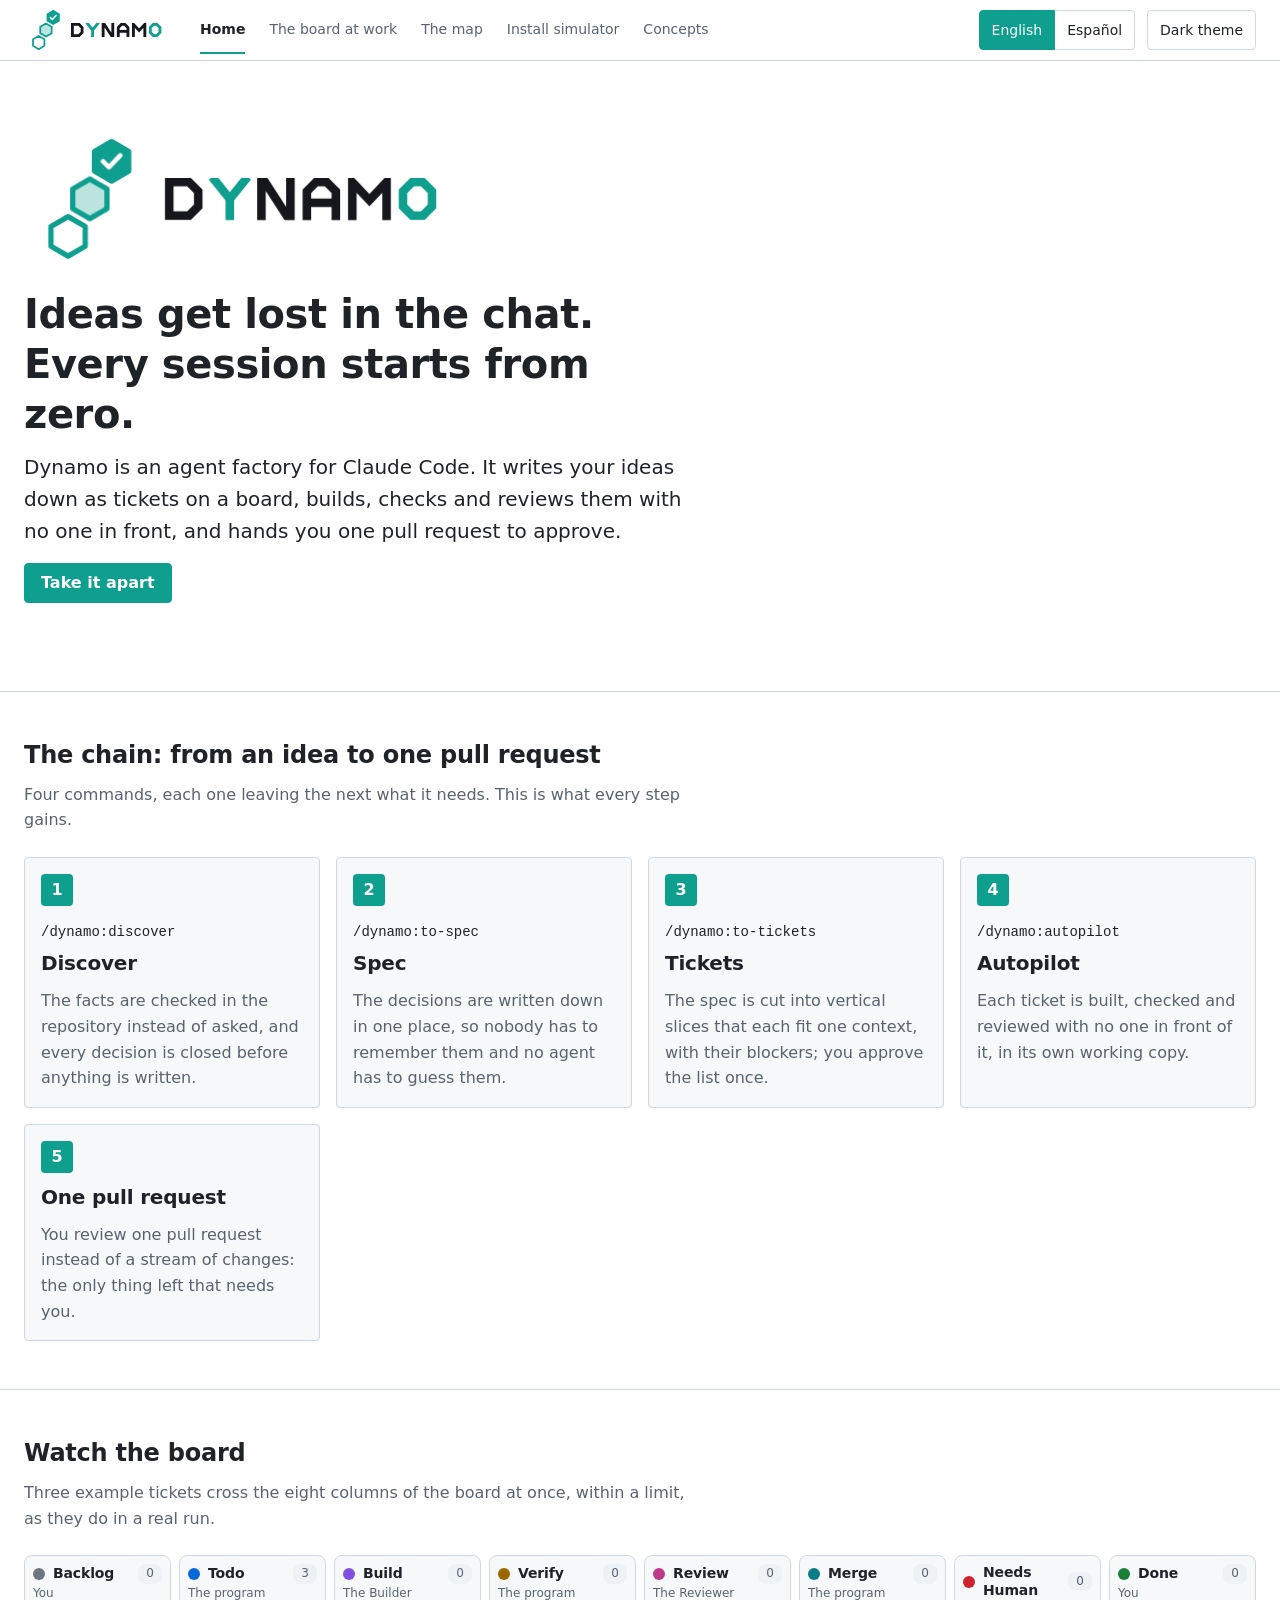
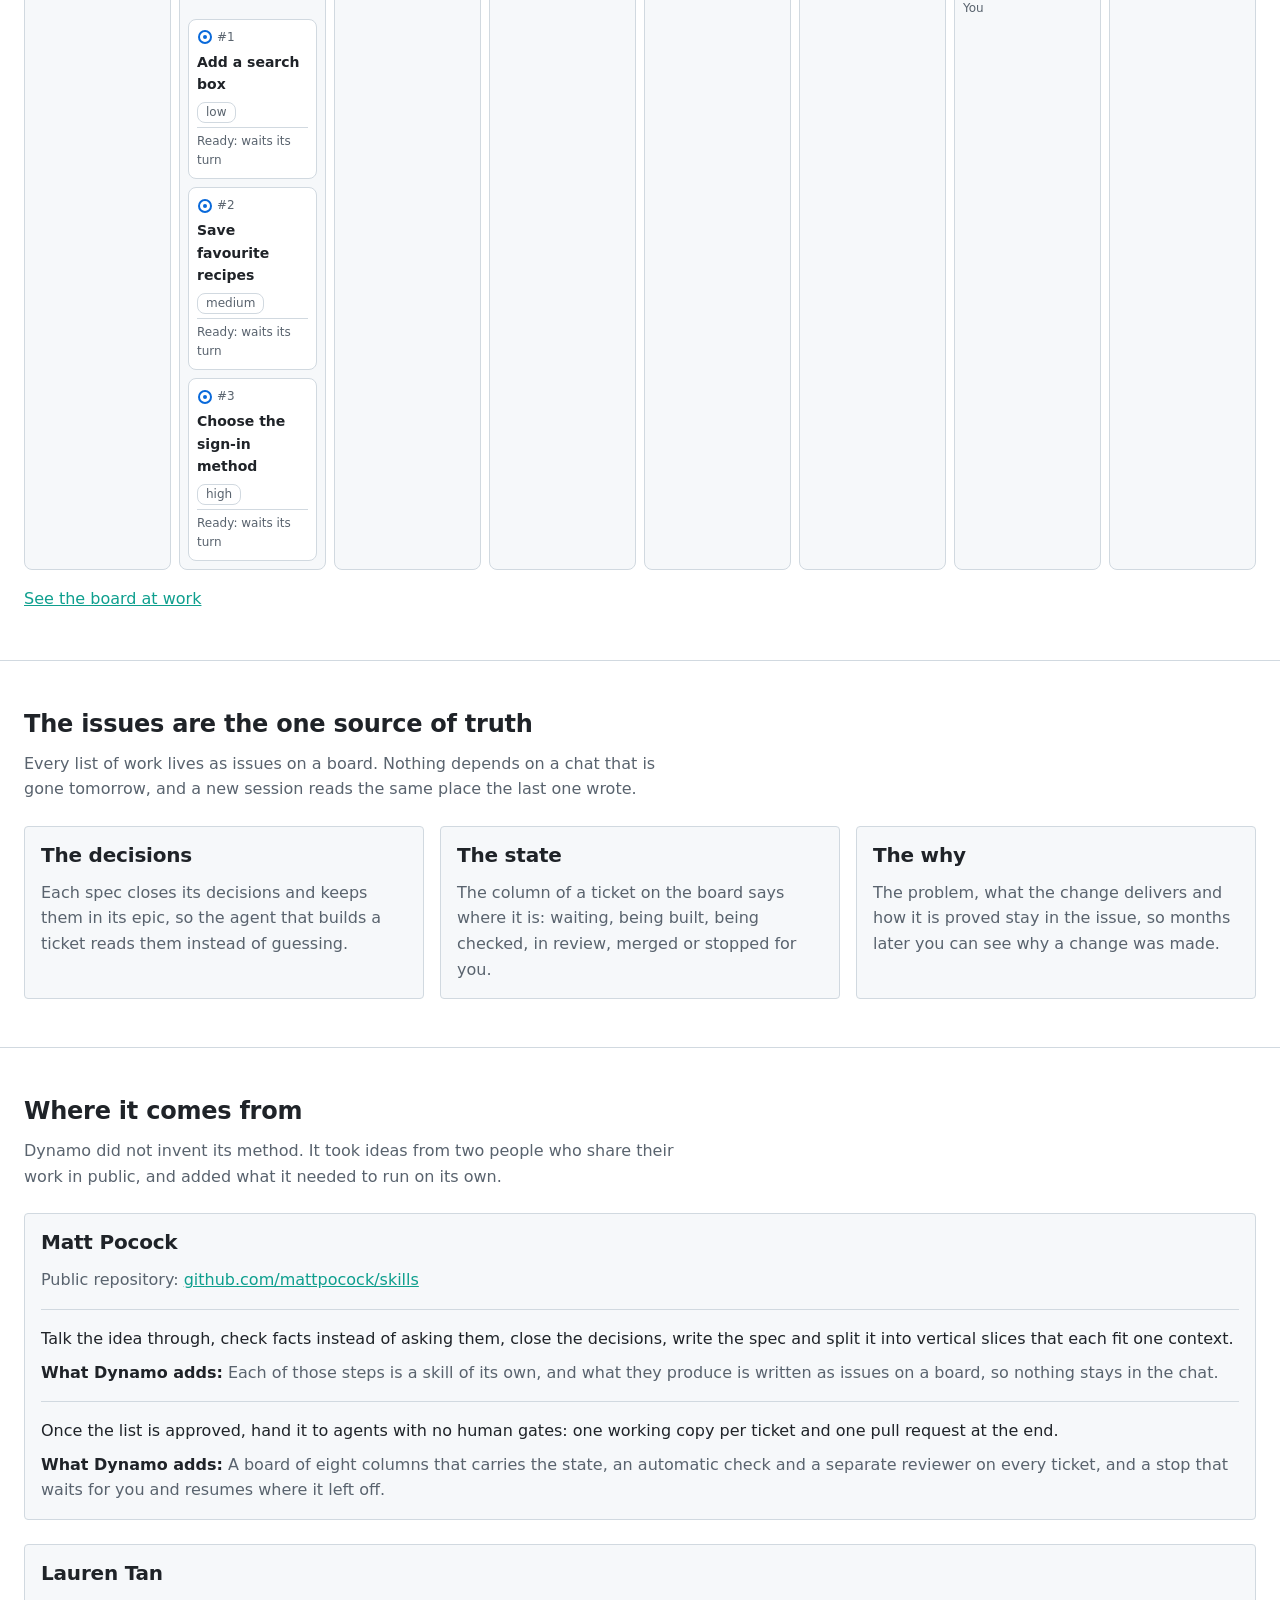
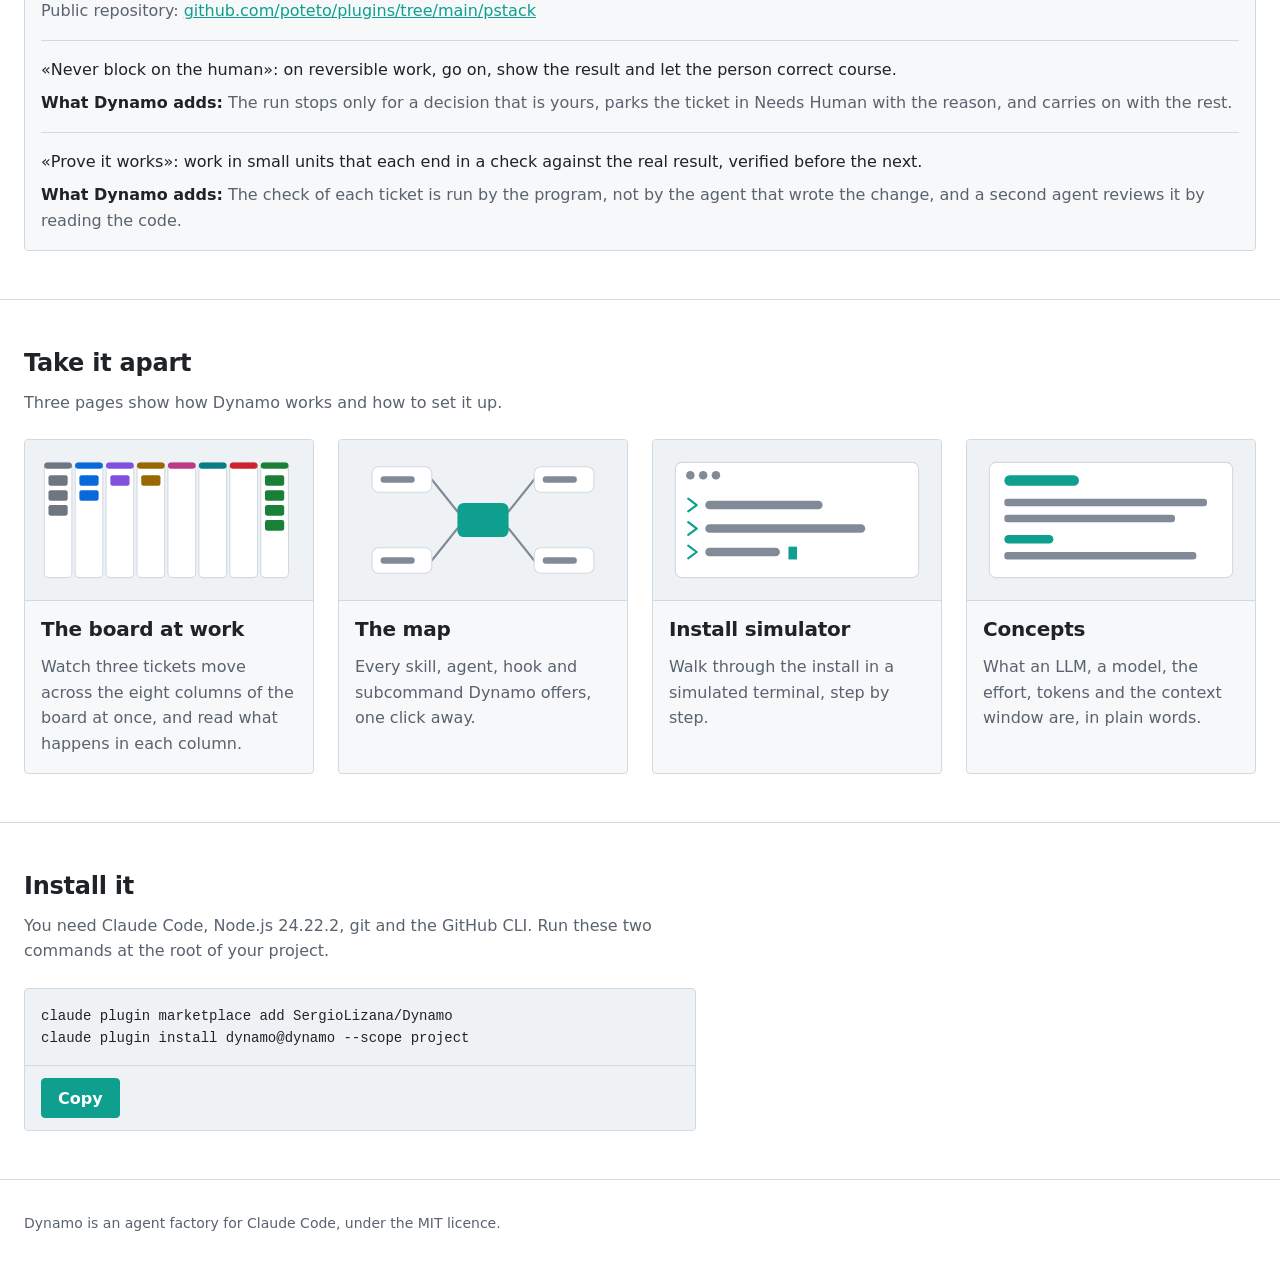
<file: site/index.html>
<!DOCTYPE html>
<html lang="en" data-page="home" data-root="">
<head>
  <meta charset="utf-8">
  <meta name="viewport" content="width=device-width, initial-scale=1">
  <title data-i18n="page.title"></title>
  <link rel="icon" type="image/svg+xml" href="assets/favicon.svg">
  <link rel="stylesheet" href="assets/tokens.css">
  <link rel="stylesheet" href="assets/base.css">
  <link rel="stylesheet" href="assets/components.css">
  <link rel="stylesheet" href="assets/board.css">
  <link rel="stylesheet" href="home.css">
  <script src="assets/theme.js"></script>
  <script src="assets/i18n.js" defer></script>
  <script src="assets/shared.i18n.js" defer></script>
  <script src="assets/pages.js" defer></script>
  <script src="assets/hero-logo.js" defer></script>
  <script src="assets/layout.js" defer></script>
  <script src="assets/motion.js" defer></script>
  <script src="assets/cards.js" defer></script>
  <script src="assets/copy.js" defer></script>
  <script src="assets/board.data.js" defer></script>
  <script src="assets/board.player.js" defer></script>
  <script src="assets/board.js" defer></script>
  <script src="story.data.js" defer></script>
  <script src="story.js" defer></script>
  <script src="assets/board.i18n.js" defer></script>
  <script src="home.i18n.js" defer></script>
  <script src="story.i18n.js" defer></script>
</head>
<body>
  <header data-site-header></header>

  <main id="main">
    <section class="section hero" aria-labelledby="hero-title">
      <div class="container">
        <div class="hero__logo" data-hero-logo></div>
        <h1 id="hero-title" class="hero__title" data-i18n="hero.title"></h1>
        <p class="hero__lead measure" data-i18n="hero.promise"></p>
        <p><a class="button" href="#explore" data-i18n="hero.cta"></a></p>
      </div>
    </section>

    <section class="section" aria-labelledby="chain-title">
      <div class="container">
        <h2 id="chain-title" data-i18n="chain.title"></h2>
        <p class="section__intro measure" data-i18n="chain.intro"></p>
        <div data-slot="chain"></div>
      </div>
    </section>

    <section class="section" aria-labelledby="board-title">
      <div class="container">
        <h2 id="board-title" data-i18n="board.title"></h2>
        <p class="section__intro measure" data-i18n="board.intro"></p>
        <div data-board></div>
        <p class="board-more"><a href="journey/index.html" data-i18n="board.more"></a></p>
      </div>
    </section>

    <section class="section" aria-labelledby="truth-title">
      <div class="container">
        <h2 id="truth-title" data-i18n="truth.title"></h2>
        <p class="section__intro measure" data-i18n="truth.intro"></p>
        <div data-slot="truth"></div>
      </div>
    </section>

    <section class="section" aria-labelledby="origin-title">
      <div class="container">
        <h2 id="origin-title" data-i18n="origin.title"></h2>
        <p class="section__intro measure" data-i18n="origin.intro"></p>
        <div data-slot="origin"></div>
      </div>
    </section>

    <section id="explore" class="section" aria-labelledby="explore-title">
      <div class="container">
        <h2 id="explore-title" data-i18n="explore.title"></h2>
        <p class="section__intro measure" data-i18n="explore.intro"></p>
        <ul class="cards" data-cards></ul>
      </div>
    </section>

    <section id="install" class="section" aria-labelledby="install-title">
      <div class="container">
        <h2 id="install-title" data-i18n="install.title"></h2>
        <p class="section__intro measure" data-i18n="install.requirements"></p>
        <div class="code-block install">
          <pre class="code-block__pre" role="group" tabindex="0" data-i18n-attr="aria-label:install.commands"><code id="install-commands">claude plugin marketplace add SergioLizana/Dynamo
claude plugin install dynamo@dynamo --scope project</code></pre>
          <div class="code-block__bar">
            <button type="button" class="button" data-copy-target="install-commands" data-copy-status="install-status"
              data-i18n="install.copy.label" data-i18n-attr="aria-label:install.copy"></button>
            <span id="install-status" class="code-block__status" role="status"></span>
          </div>
        </div>
      </div>
    </section>
  </main>

  <footer data-site-footer></footer>
</body>
</html>
</file>
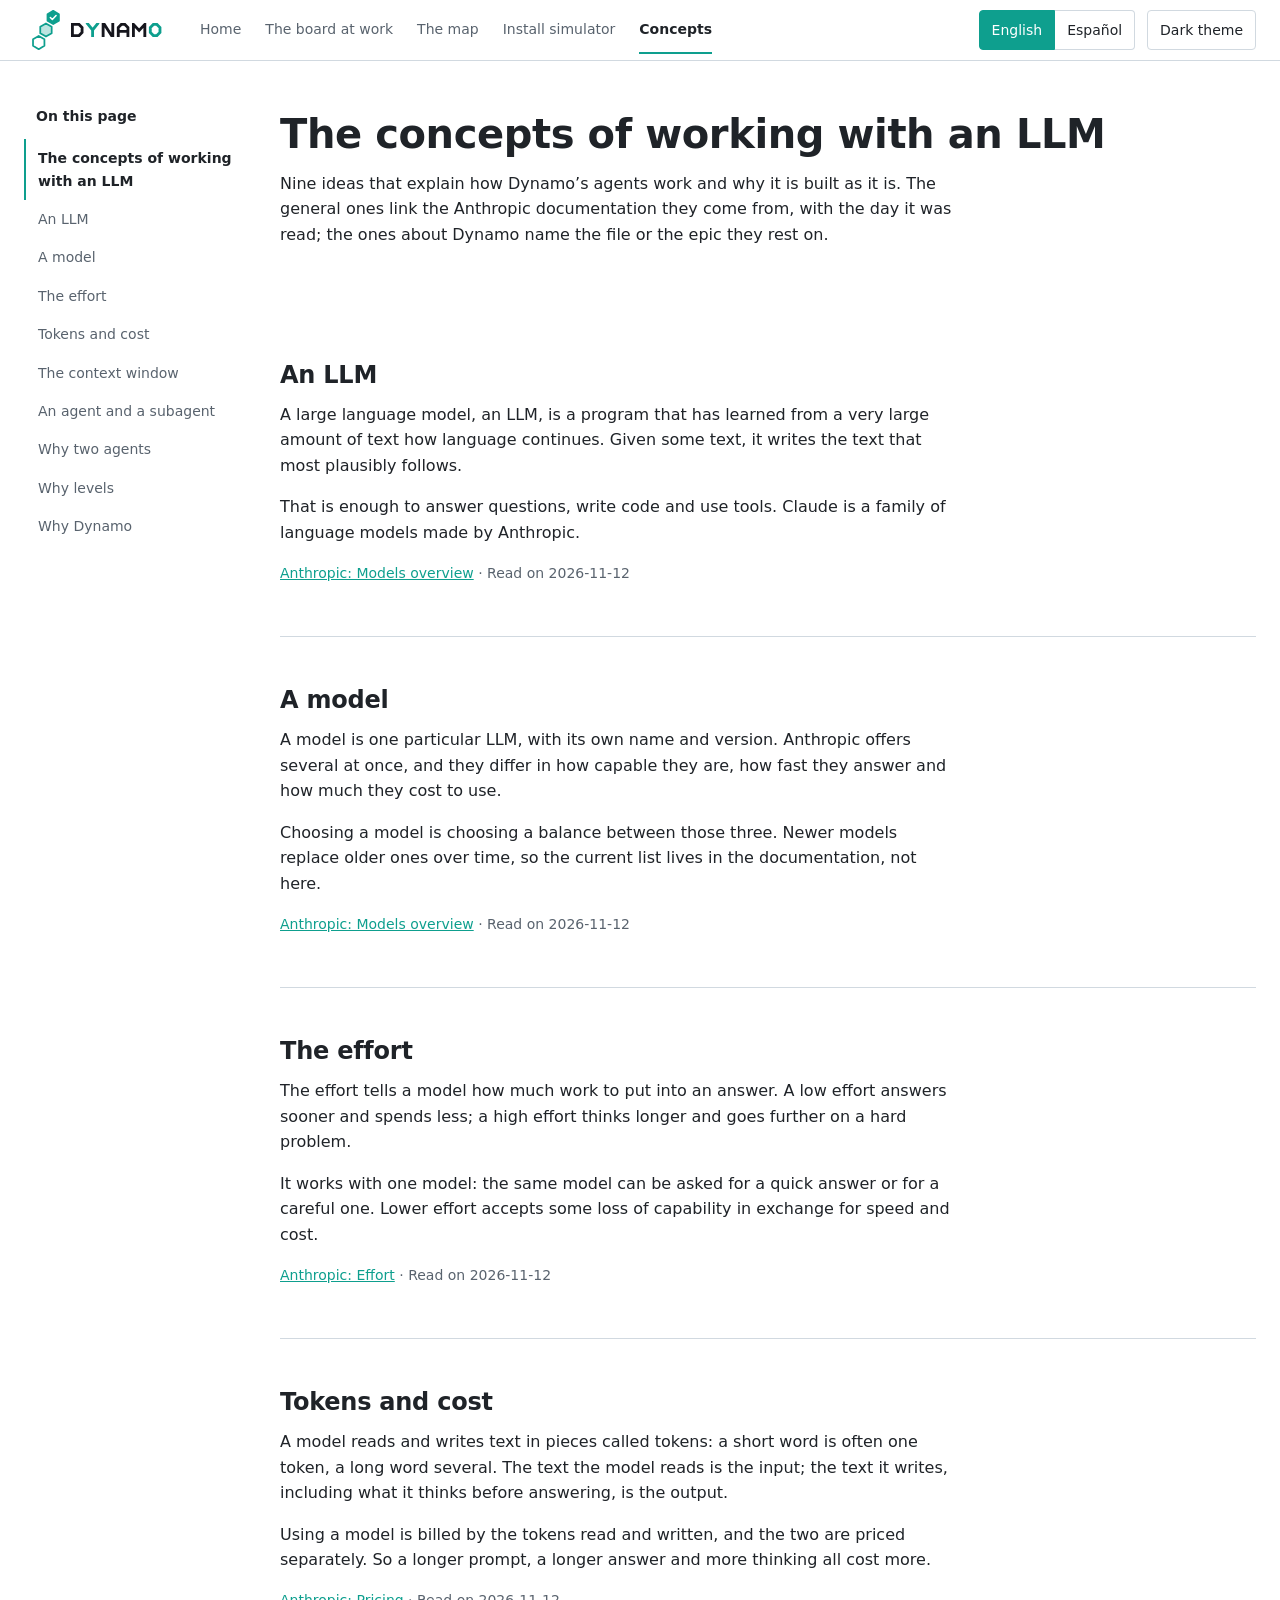
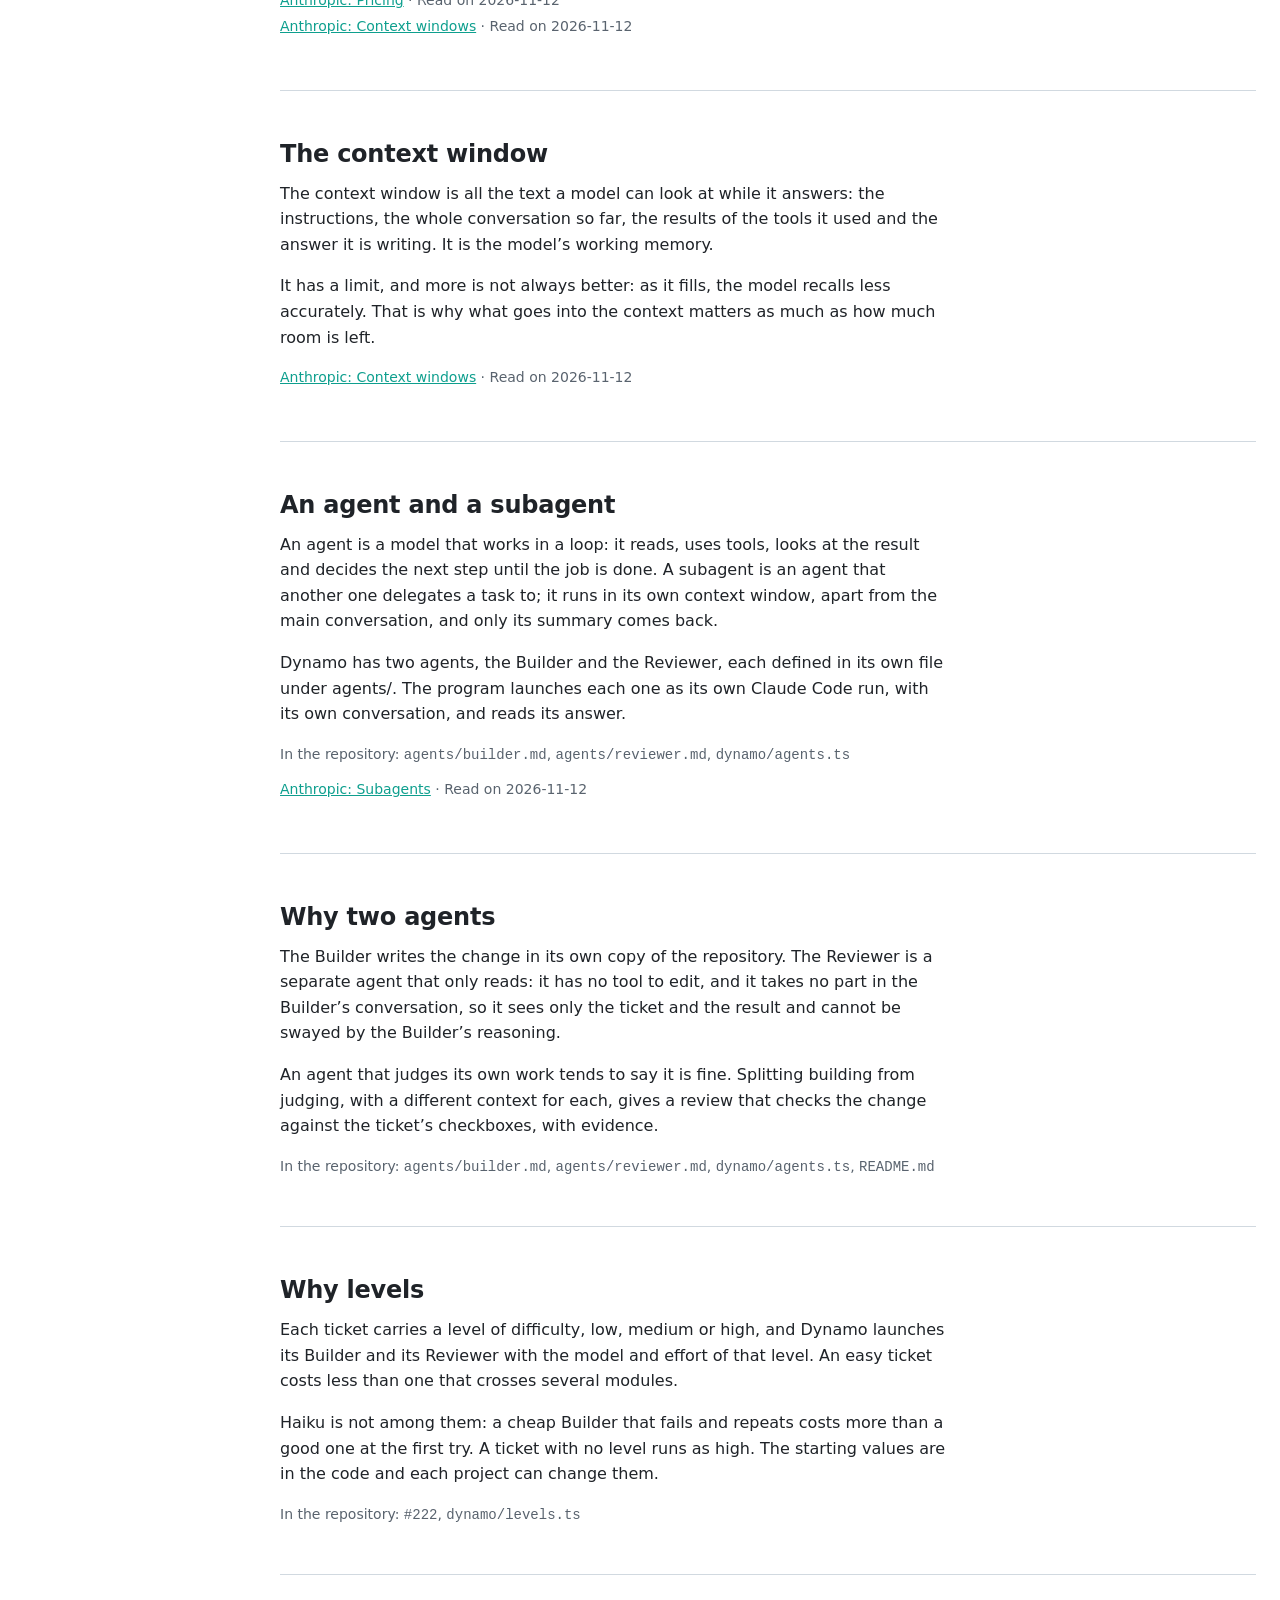
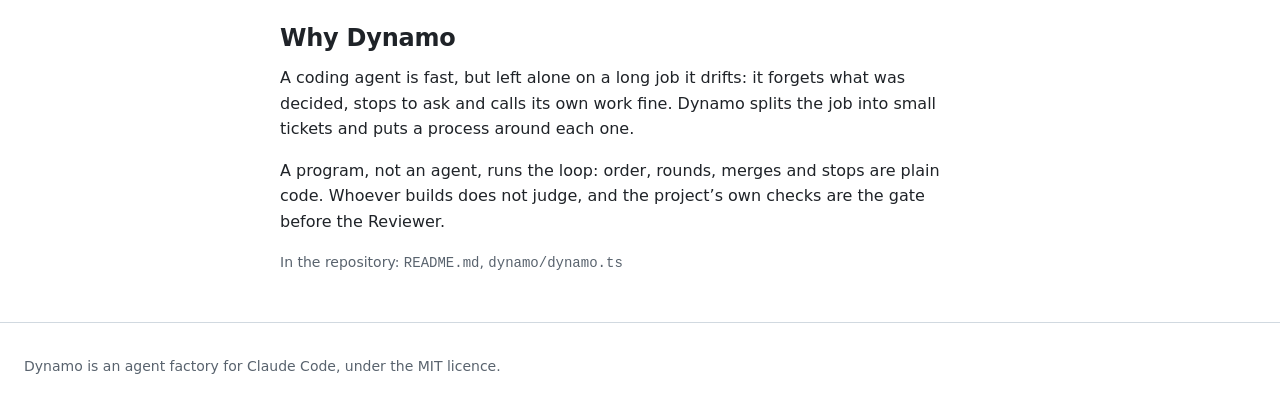
<file: site/concepts/index.html>
<!DOCTYPE html>
<html lang="en" data-page="concepts" data-root="../">
<head>
  <meta charset="utf-8">
  <meta name="viewport" content="width=device-width, initial-scale=1">
  <title data-i18n="concepts.page.title"></title>
  <link rel="icon" type="image/svg+xml" href="../assets/favicon.svg">
  <link rel="stylesheet" href="../assets/tokens.css">
  <link rel="stylesheet" href="../assets/base.css">
  <link rel="stylesheet" href="../assets/components.css">
  <link rel="stylesheet" href="concepts.css">
  <script src="../assets/theme.js"></script>
  <script src="../assets/i18n.js" defer></script>
  <script src="../assets/shared.i18n.js" defer></script>
  <script src="../assets/pages.js" defer></script>
  <script src="../assets/layout.js" defer></script>
  <script src="concepts.data.js" defer></script>
  <script src="concepts.js" defer></script>
  <script src="../assets/toc.js" defer></script>
  <script src="../assets/motion.js" defer></script>
  <script src="concepts.i18n.js" defer></script>
</head>
<body>
  <header data-site-header></header>

  <main id="main">
    <section class="section" aria-labelledby="concepts-title">
      <div class="container">
        <h1 id="concepts-title" data-i18n="concepts.title"></h1>
        <p class="measure" data-i18n="concepts.lead"></p>
      </div>
    </section>

    <div data-slot="concepts"></div>
  </main>

  <footer data-site-footer></footer>
</body>
</html>
</file>
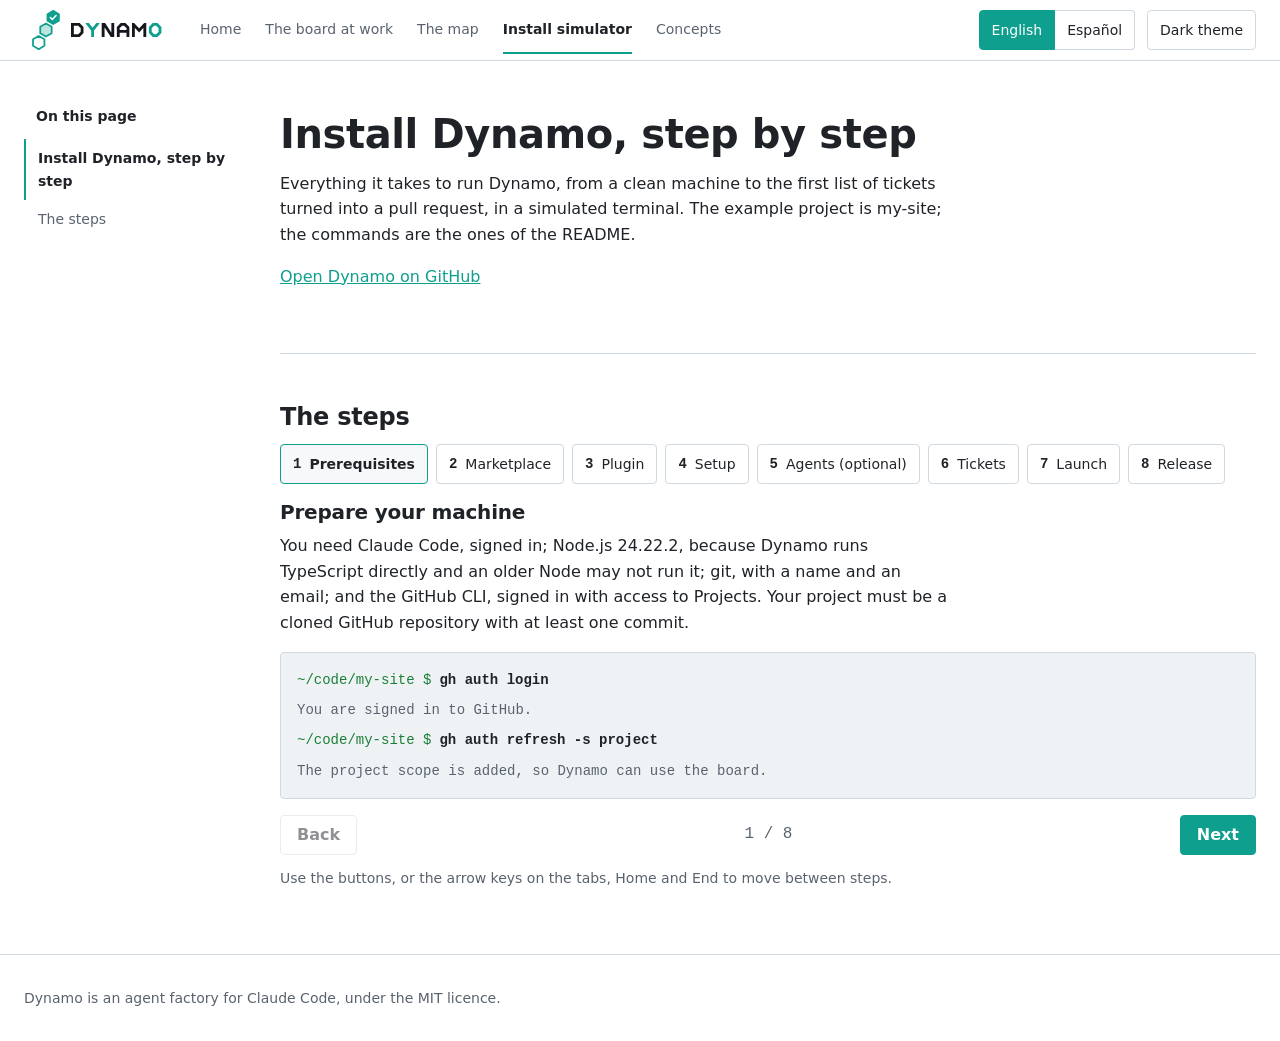
<file: site/install/index.html>
<!DOCTYPE html>
<html lang="en" data-page="install" data-root="../">
<head>
  <meta charset="utf-8">
  <meta name="viewport" content="width=device-width, initial-scale=1">
  <title data-i18n="install.page.title"></title>
  <link rel="icon" type="image/svg+xml" href="../assets/favicon.svg">
  <link rel="stylesheet" href="../assets/tokens.css">
  <link rel="stylesheet" href="../assets/base.css">
  <link rel="stylesheet" href="../assets/components.css">
  <link rel="stylesheet" href="install.css">
  <script src="../assets/theme.js"></script>
  <script src="../assets/i18n.js" defer></script>
  <script src="../assets/shared.i18n.js" defer></script>
  <script src="../assets/pages.js" defer></script>
  <script src="../assets/layout.js" defer></script>
  <script src="../assets/toc.js" defer></script>
  <script src="../assets/motion.js" defer></script>
  <script src="install.data.js" defer></script>
  <script src="install.i18n.js" defer></script>
  <script src="install.js" defer></script>
</head>
<body>
  <header data-site-header></header>

  <main id="main">
    <section class="section" aria-labelledby="install-title">
      <div class="container">
        <h1 id="install-title" data-i18n="install.sim.title"></h1>
        <p class="measure" data-i18n="install.sim.lead"></p>
        <p class="measure">
          <a href="https://github.com/SergioLizana/Dynamo" target="_blank" rel="noopener" data-i18n="install.sim.repo"></a>
        </p>
      </div>
    </section>

    <section class="section" aria-labelledby="sim-title">
      <div class="container">
        <h2 id="sim-title" data-i18n="install.sim.heading"></h2>
        <div class="sim">
          <div class="sim__tabs" role="tablist" data-sim-tabs data-i18n-attr="aria-label:install.sim.tabs"></div>
          <div class="sim__panel" role="tabpanel" data-sim-panel>
            <h3 class="sim__step-title" data-sim-title></h3>
            <p class="sim__step-text" data-sim-text></p>
            <div class="sim__terminal" data-sim-terminal></div>
          </div>
          <div class="sim__nav">
            <button type="button" class="button button--secondary" data-sim-back data-i18n="install.sim.back"></button>
            <span class="sim__count" data-sim-count role="status"></span>
            <button type="button" class="button" data-sim-next data-i18n="install.sim.next"></button>
          </div>
          <p class="sim__hint" data-i18n="install.sim.hint"></p>
        </div>
      </div>
    </section>
  </main>

  <footer data-site-footer></footer>
</body>
</html>
</file>
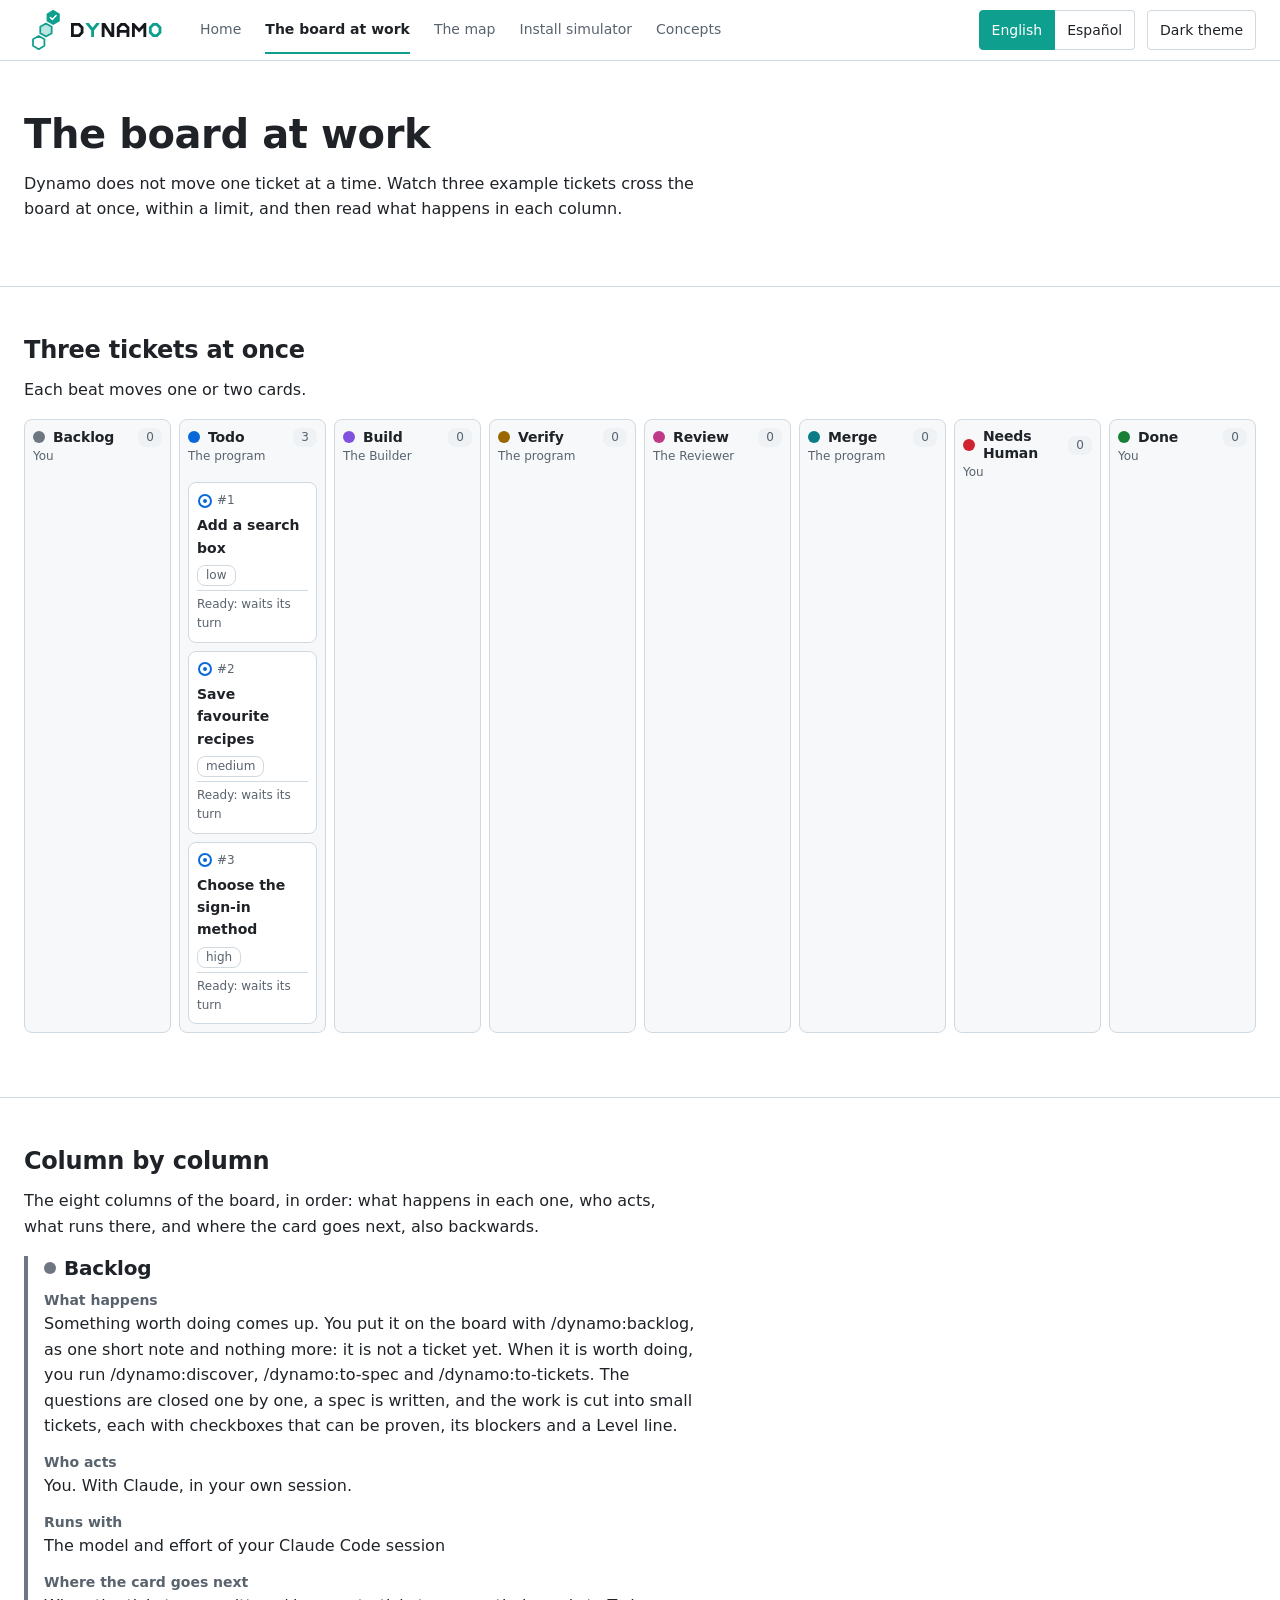
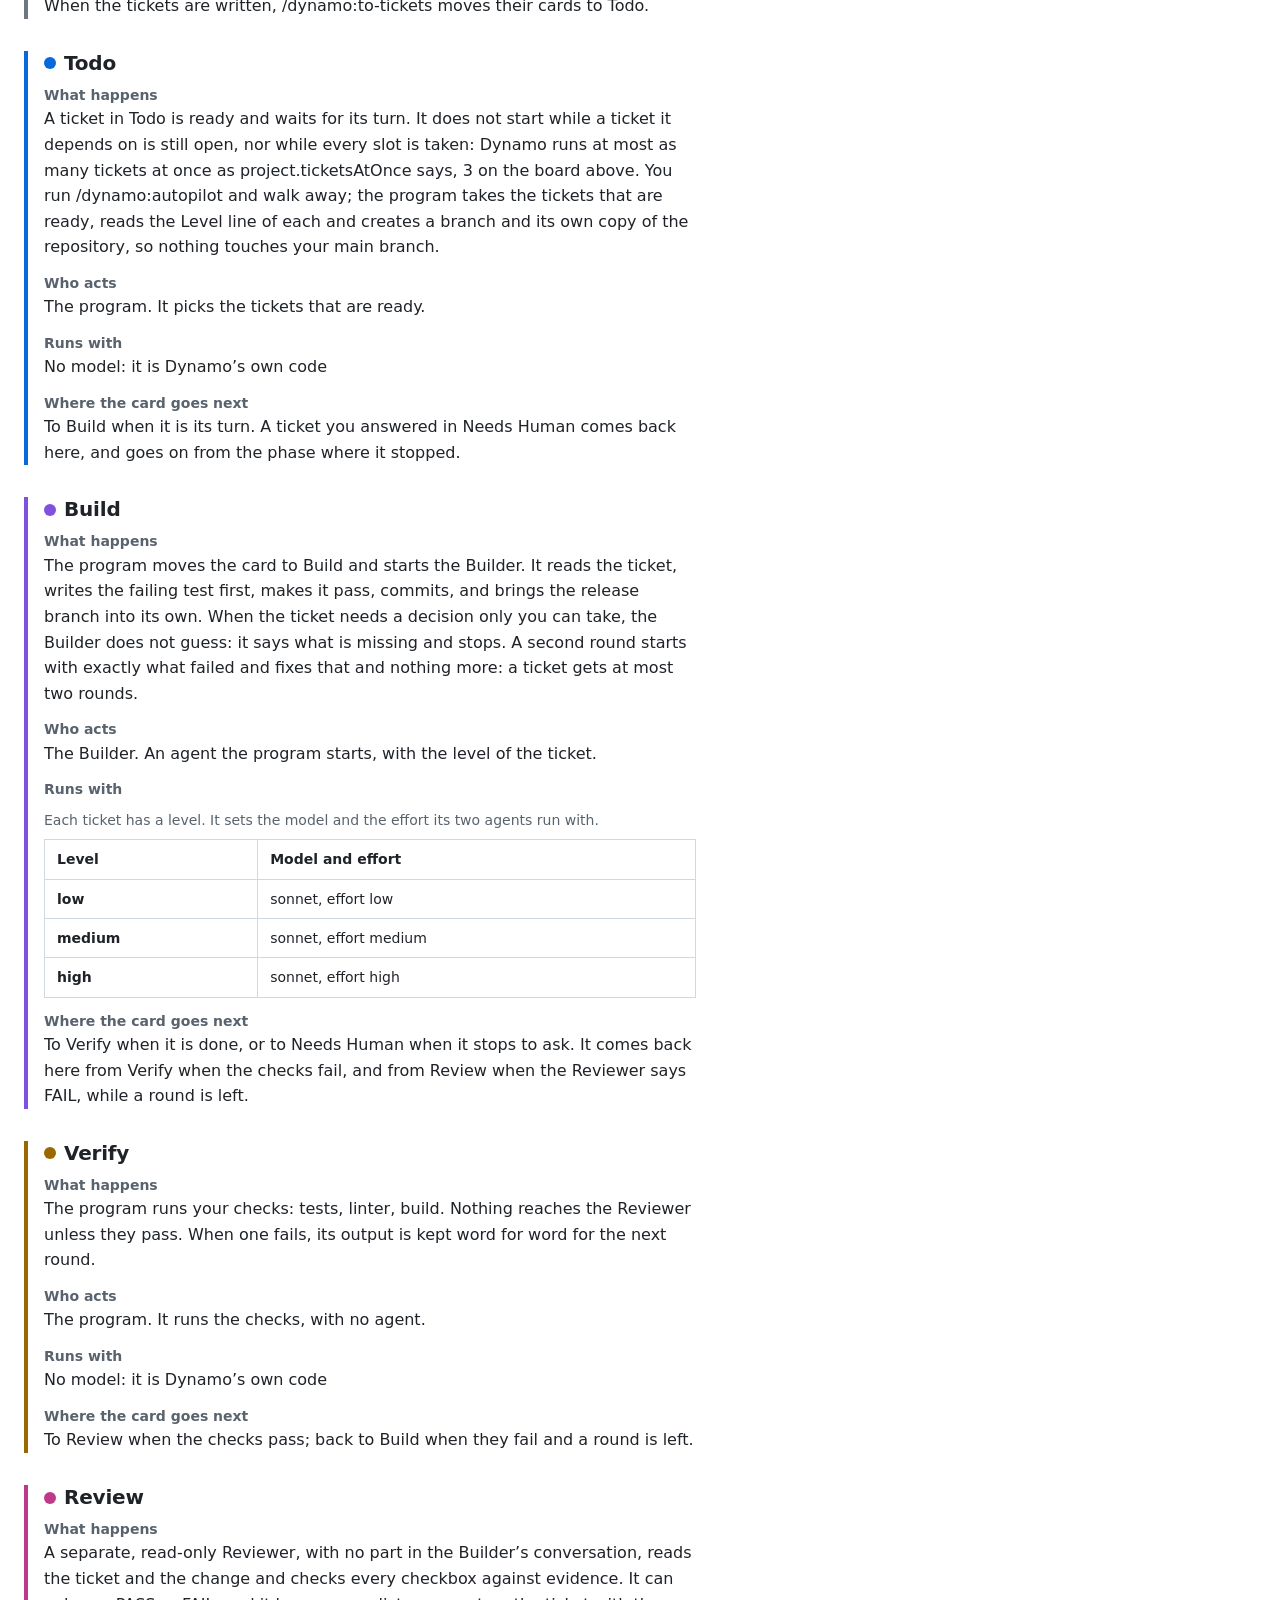
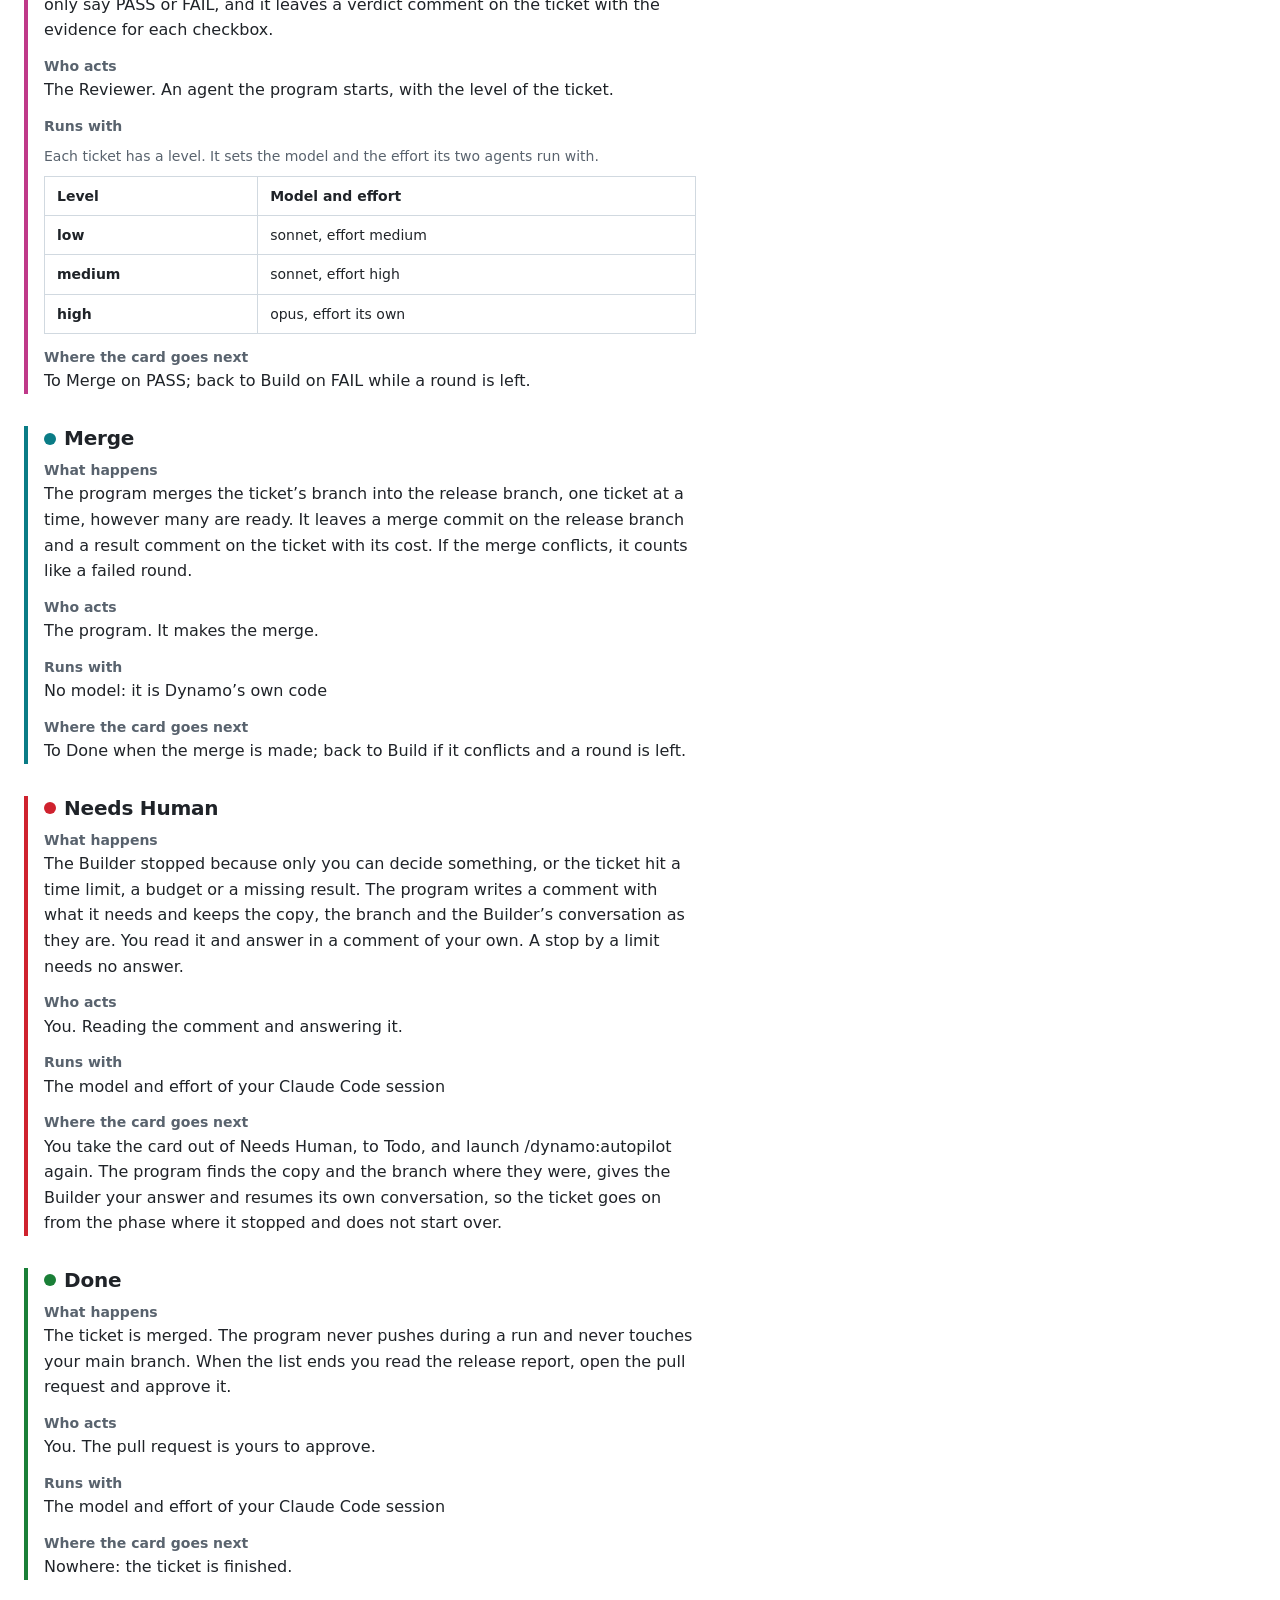
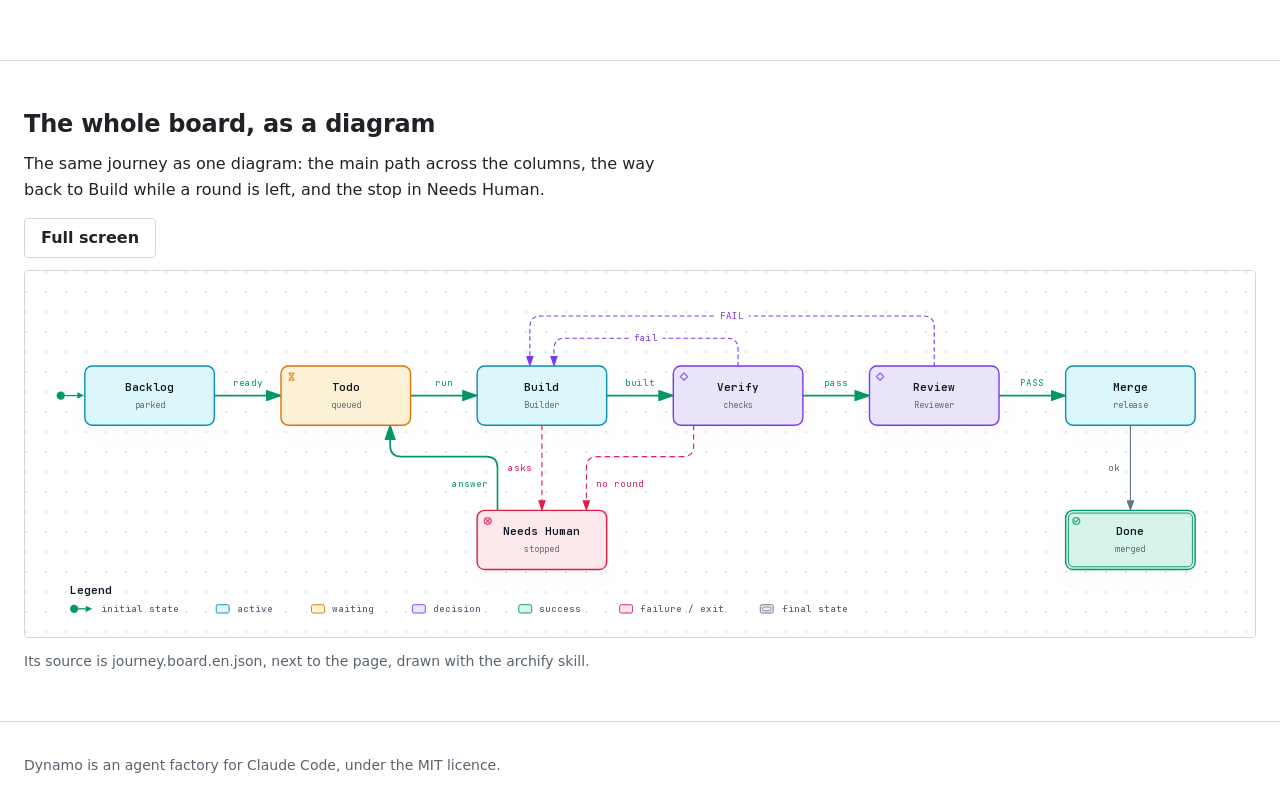
<file: site/journey/index.html>
<!DOCTYPE html>
<html lang="en" data-page="journey" data-root="../">
<head>
  <meta charset="utf-8">
  <meta name="viewport" content="width=device-width, initial-scale=1">
  <title data-i18n="journey.page.title"></title>
  <link rel="icon" type="image/svg+xml" href="../assets/favicon.svg">
  <link rel="stylesheet" href="../assets/tokens.css">
  <link rel="stylesheet" href="../assets/base.css">
  <link rel="stylesheet" href="../assets/components.css">
  <link rel="stylesheet" href="../assets/board.css">
  <link rel="stylesheet" href="journey.css">
  <script src="../assets/theme.js"></script>
  <script src="../assets/diagram.js" defer></script>
  <script src="../assets/i18n.js" defer></script>
  <script src="../assets/shared.i18n.js" defer></script>
  <script src="../assets/pages.js" defer></script>
  <script src="../assets/layout.js" defer></script>
  <script src="../assets/motion.js" defer></script>
  <script src="../assets/board.i18n.js" defer></script>
  <script src="journey.i18n.js" defer></script>
  <script src="../assets/levels.js" defer></script>
  <script src="../assets/board.data.js" defer></script>
  <script src="../assets/board.player.js" defer></script>
  <script src="../assets/board.js" defer></script>
  <script src="journey.js" defer></script>
  <script src="journey.diagram.js" defer></script>
</head>
<body>
  <header data-site-header></header>

  <main id="main">
    <section class="section" aria-labelledby="journey-title">
      <div class="container">
        <h1 id="journey-title" data-i18n="journey.title"></h1>
        <p class="section__intro measure" data-i18n="journey.lead"></p>
      </div>
    </section>

    <section class="section" aria-labelledby="walk-title">
      <div class="container">
        <h2 id="walk-title" data-i18n="journey.walk.title"></h2>
        <p class="section__intro measure" data-i18n="journey.walk.intro"></p>
        <div data-board></div>
      </div>
    </section>

    <section class="section" aria-labelledby="columns-title">
      <div class="container">
        <h2 id="columns-title" data-i18n="journey.columns.title"></h2>
        <p class="section__intro measure" data-i18n="journey.columns.intro"></p>
        <div class="columns" data-columns></div>
      </div>
    </section>

    <section class="section" aria-labelledby="diagram-title">
      <div class="container">
        <h2 id="diagram-title" data-i18n="journey.diagram.title"></h2>
        <p class="section__intro measure" data-i18n="journey.diagram.text"></p>
        <figure class="diagram" data-diagram>
          <button type="button" class="button button--secondary diagram__toggle" data-diagram-toggle aria-pressed="false">
            <span class="diagram__on" data-i18n="diagram.full"></span>
            <span class="diagram__off" data-i18n="diagram.exit"></span>
          </button>
          <iframe class="diagram__frame" data-diagram-frame data-i18n-attr="title:journey.diagram.title"></iframe>
        </figure>
        <p class="diagram__note muted" data-i18n="journey.diagram.source"></p>
      </div>
    </section>
  </main>

  <footer data-site-footer></footer>
</body>
</html>
</file>
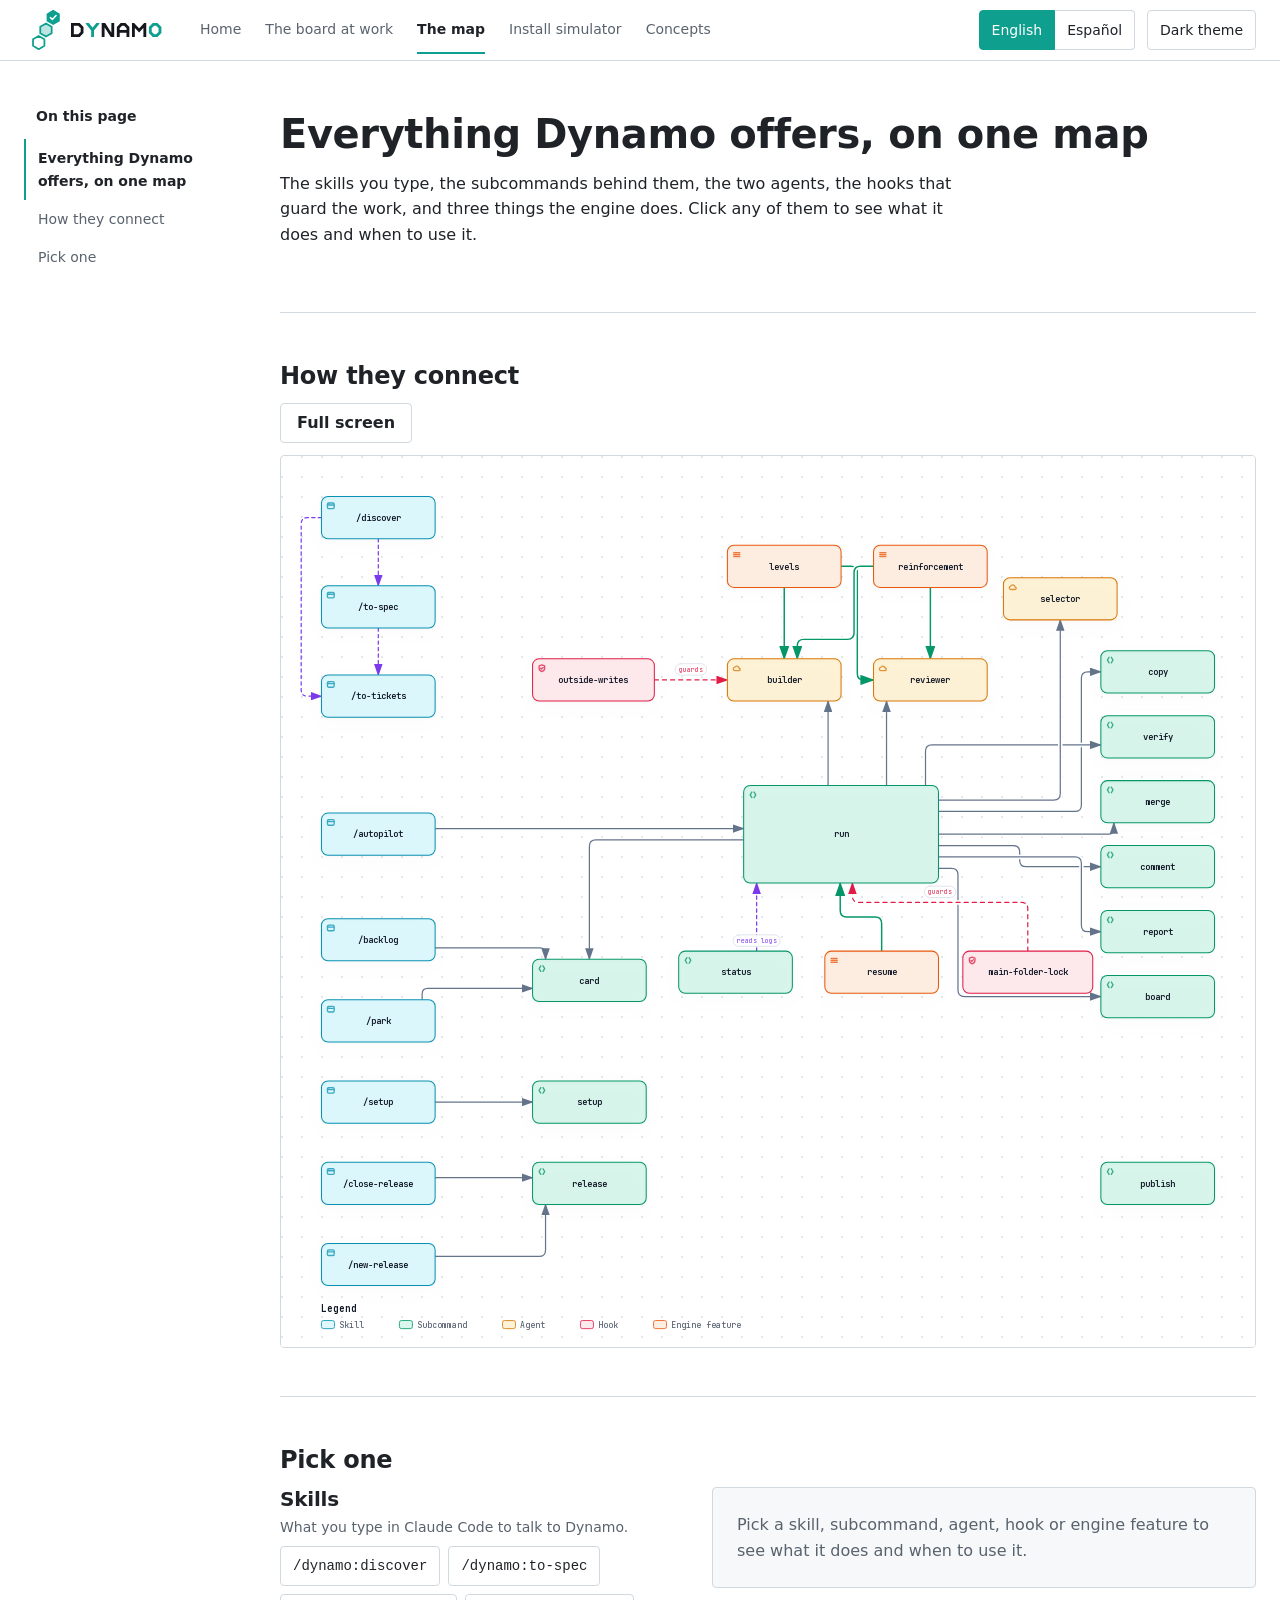
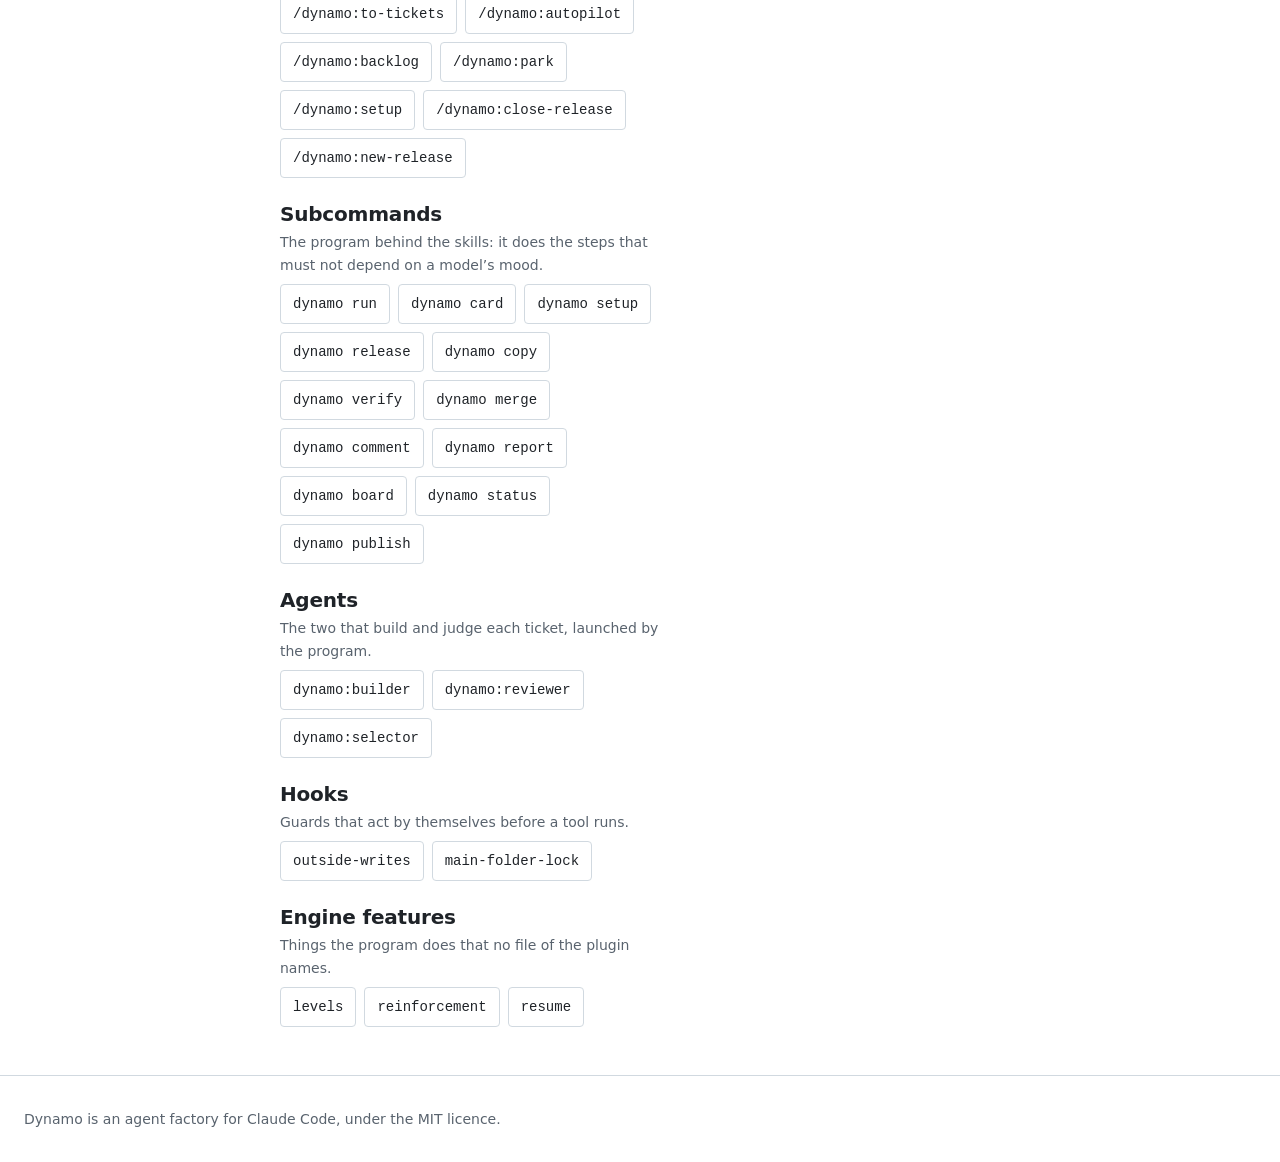
<file: site/map/index.html>
<!DOCTYPE html>
<html lang="en" data-page="map" data-root="../">
<head>
  <meta charset="utf-8">
  <meta name="viewport" content="width=device-width, initial-scale=1">
  <title data-i18n="map.page.title"></title>
  <link rel="icon" type="image/svg+xml" href="../assets/favicon.svg">
  <link rel="stylesheet" href="../assets/tokens.css">
  <link rel="stylesheet" href="../assets/base.css">
  <link rel="stylesheet" href="../assets/components.css">
  <link rel="stylesheet" href="map.css">
  <script src="../assets/theme.js"></script>
  <script src="../assets/diagram.js" defer></script>
  <script src="../assets/i18n.js" defer></script>
  <script src="../assets/shared.i18n.js" defer></script>
  <script src="../assets/pages.js" defer></script>
  <script src="../assets/layout.js" defer></script>
  <script src="../assets/toc.js" defer></script>
  <script src="../assets/motion.js" defer></script>
  <script src="../assets/levels.js" defer></script>
  <script src="map.data.js" defer></script>
  <script src="map.i18n.js" defer></script>
  <script src="map.js" defer></script>
</head>
<body>
  <header data-site-header></header>

  <main id="main">
    <section class="section" aria-labelledby="map-title">
      <div class="container">
        <h1 id="map-title" data-i18n="map.title"></h1>
        <p class="measure" data-i18n="map.lead"></p>
      </div>
    </section>

    <section class="section map-diagram" aria-labelledby="diagram-title">
      <div class="container">
        <h2 id="diagram-title" data-i18n="map.diagram.heading"></h2>
        <figure class="diagram" data-diagram>
          <button type="button" class="button button--secondary diagram__toggle" data-diagram-toggle aria-pressed="false">
            <span class="diagram__on" data-i18n="diagram.full"></span>
            <span class="diagram__off" data-i18n="diagram.exit"></span>
          </button>
          <iframe class="diagram__frame" data-diagram-frame data-i18n-attr="title:map.diagram.title"></iframe>
        </figure>
      </div>
    </section>

    <section class="section" aria-labelledby="explore-title">
      <div class="container">
        <h2 id="explore-title" data-i18n="map.list.heading"></h2>
        <div class="map-explorer">
          <div class="map-list" data-map-list></div>
          <aside class="map-detail" data-map-detail aria-live="polite" data-i18n-attr="aria-label:map.detail.heading">
            <p class="map-detail__empty" data-i18n="map.detail.empty"></p>
          </aside>
        </div>
      </div>
    </section>
  </main>

  <footer data-site-footer></footer>
</body>
</html>
</file>
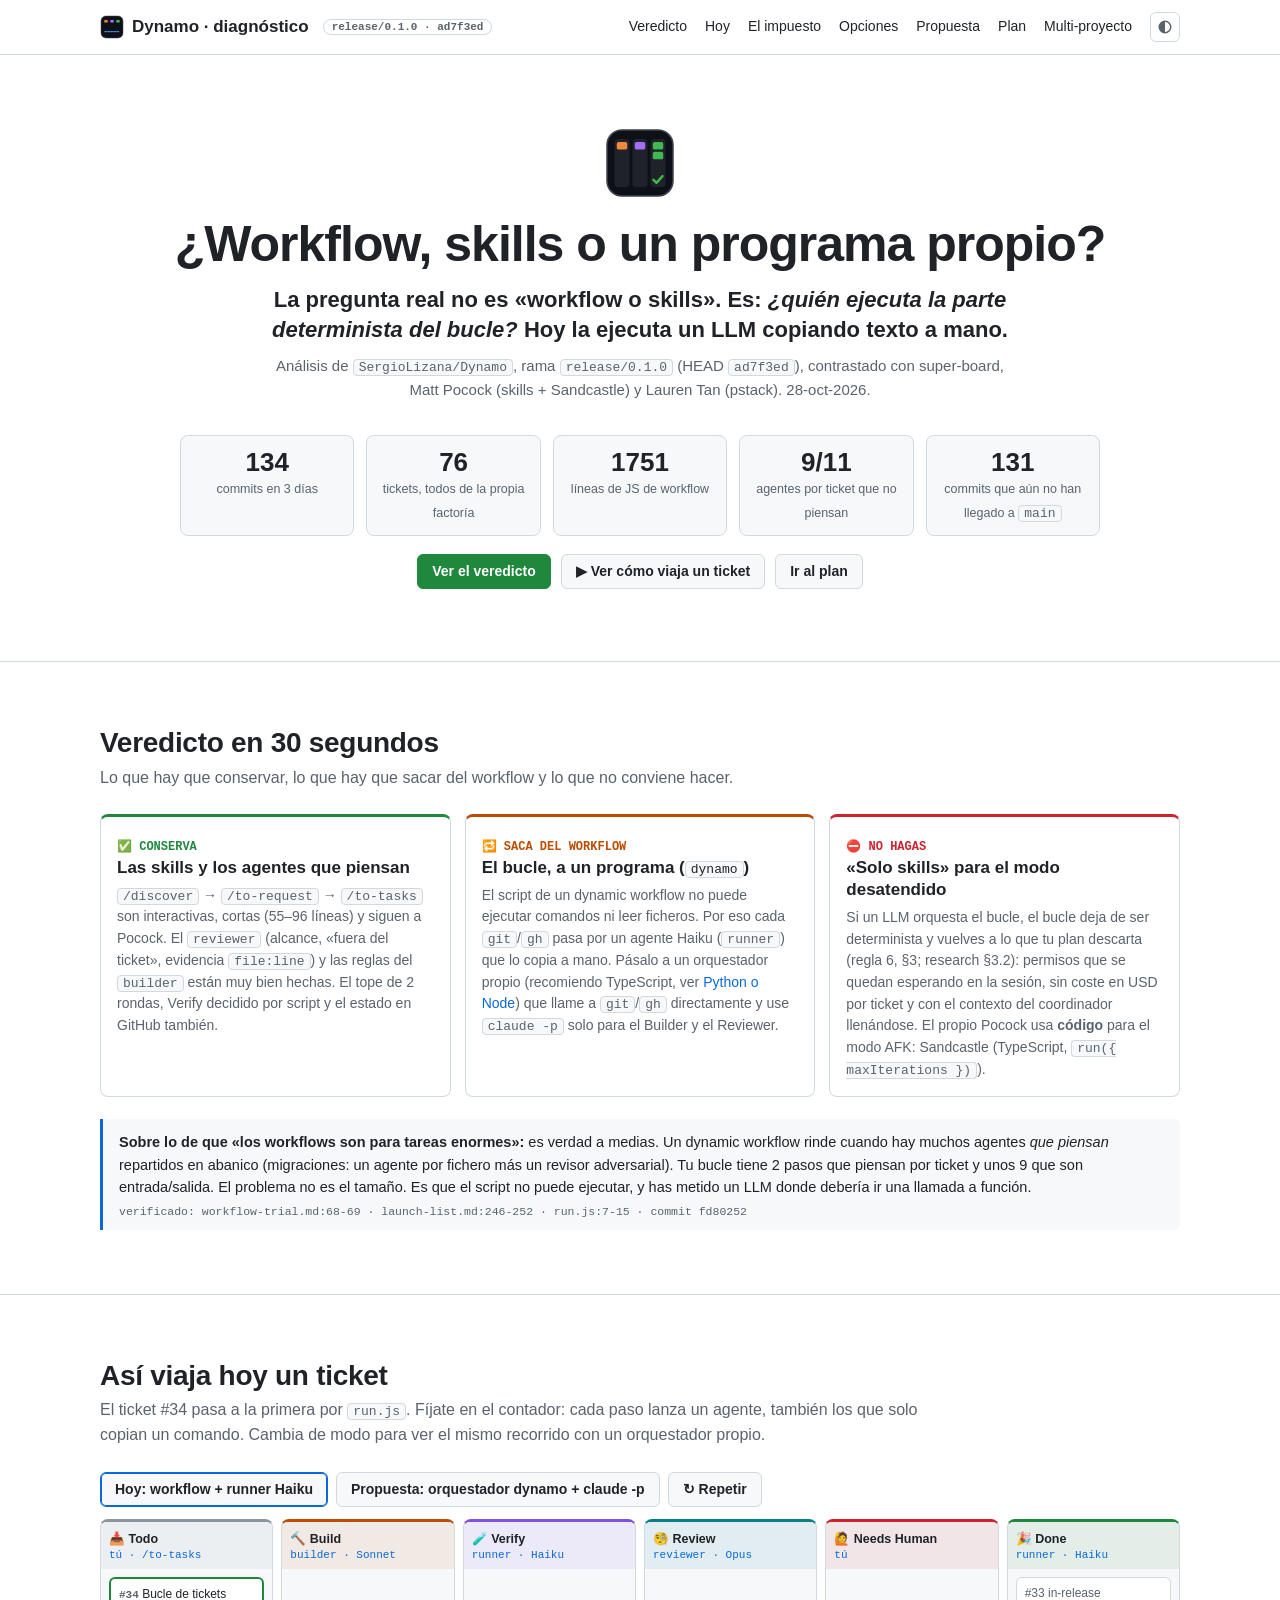
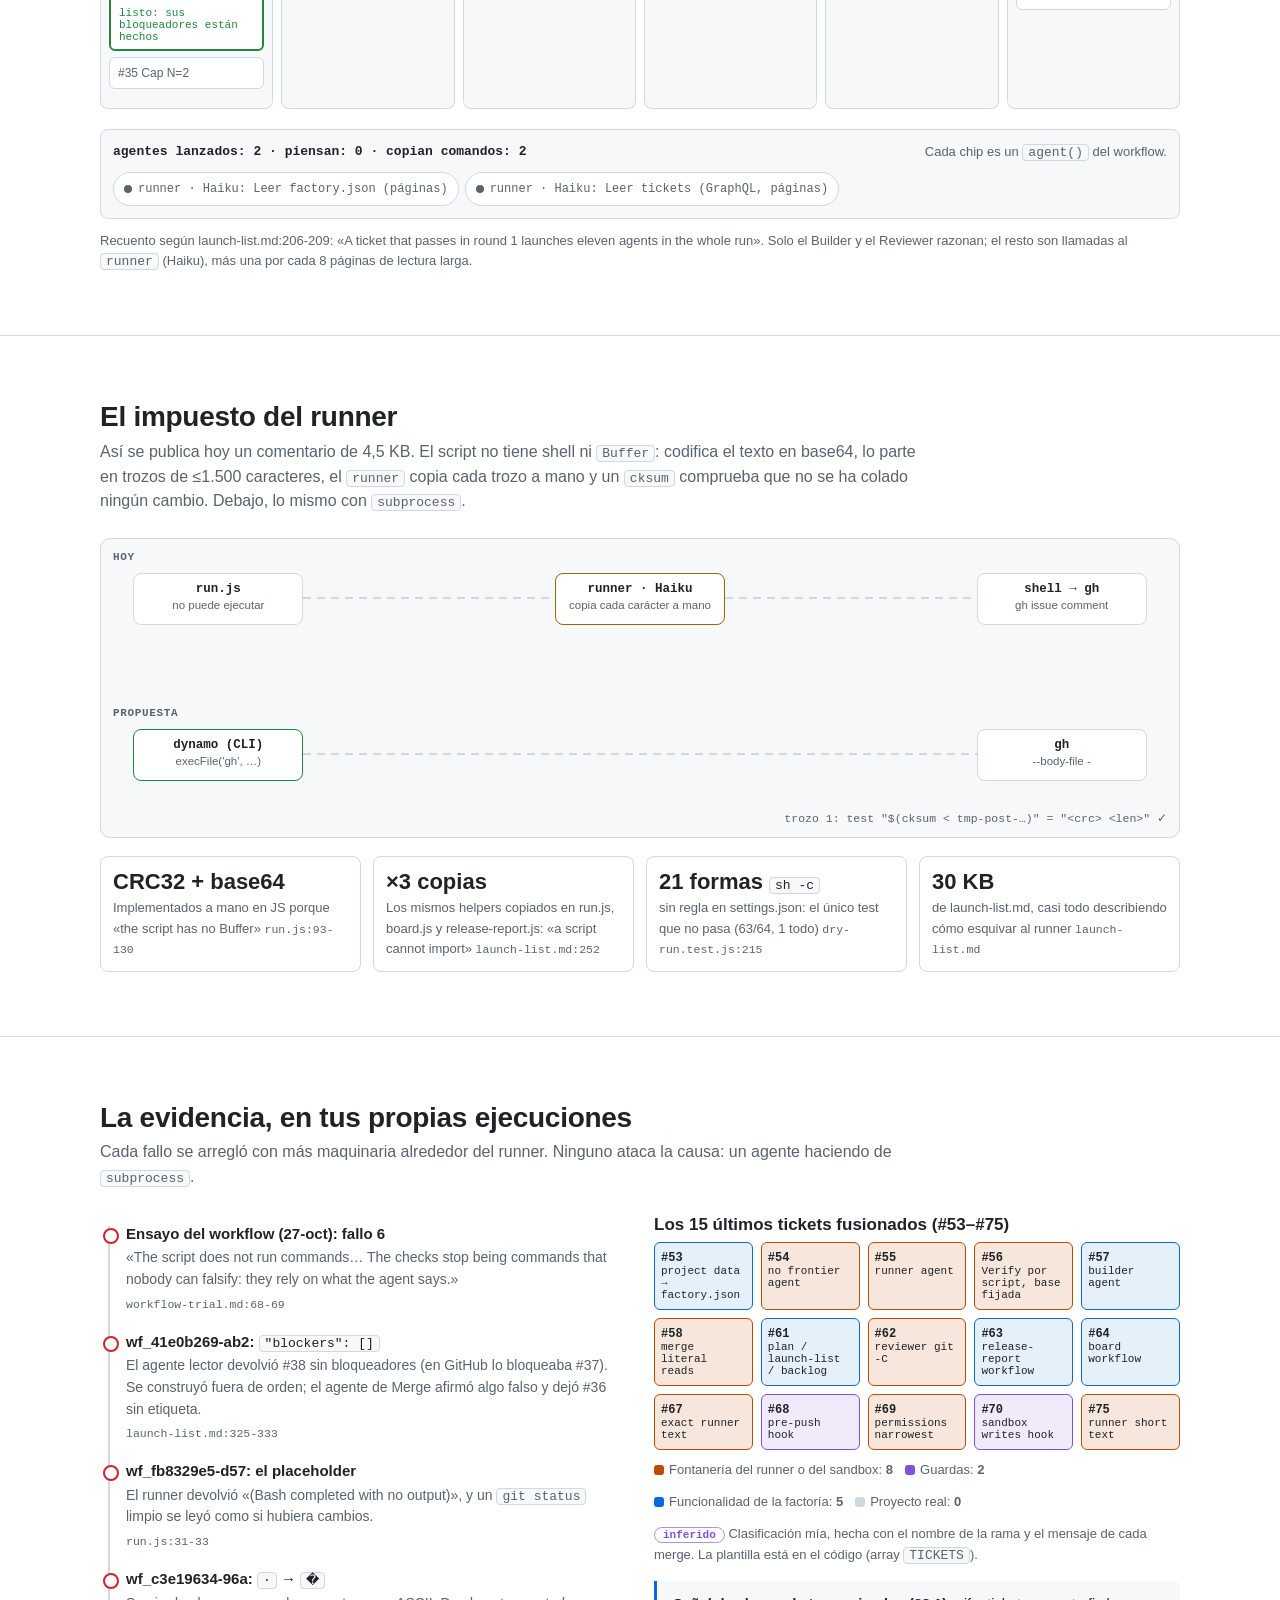
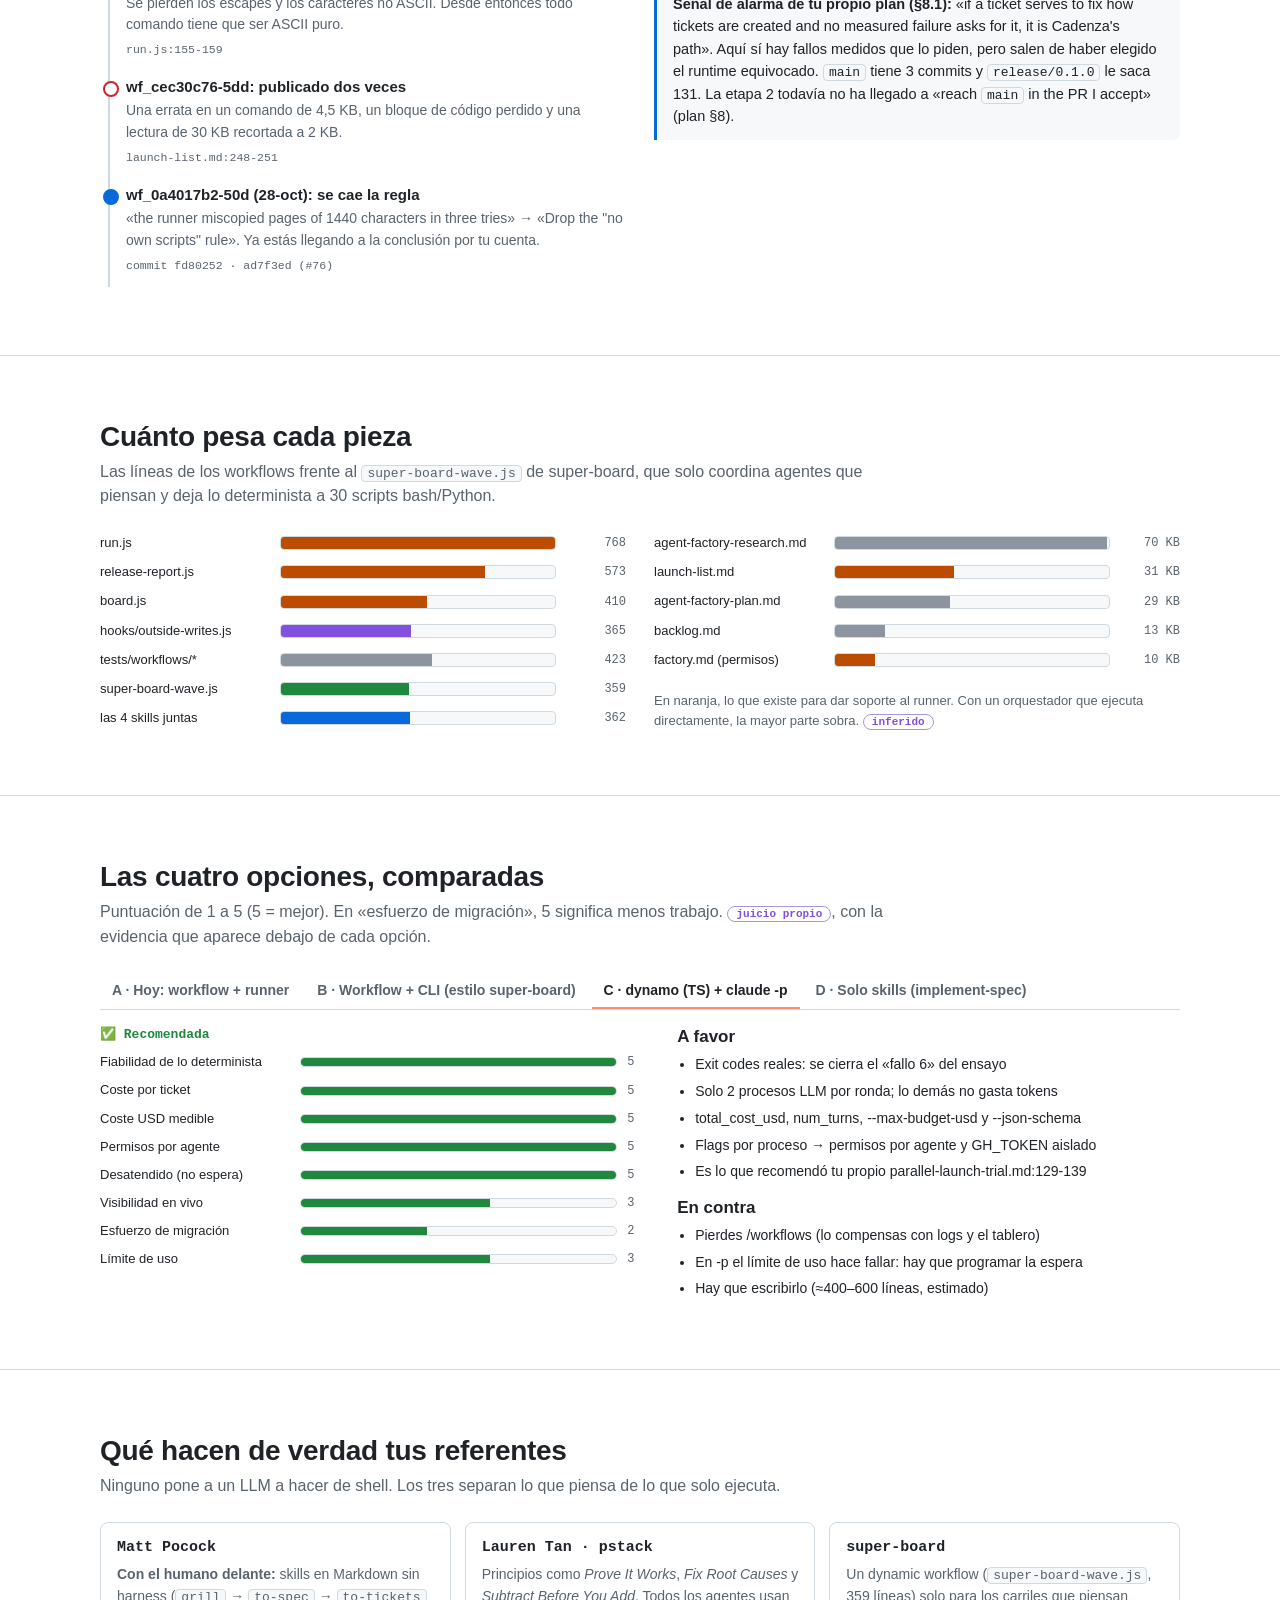
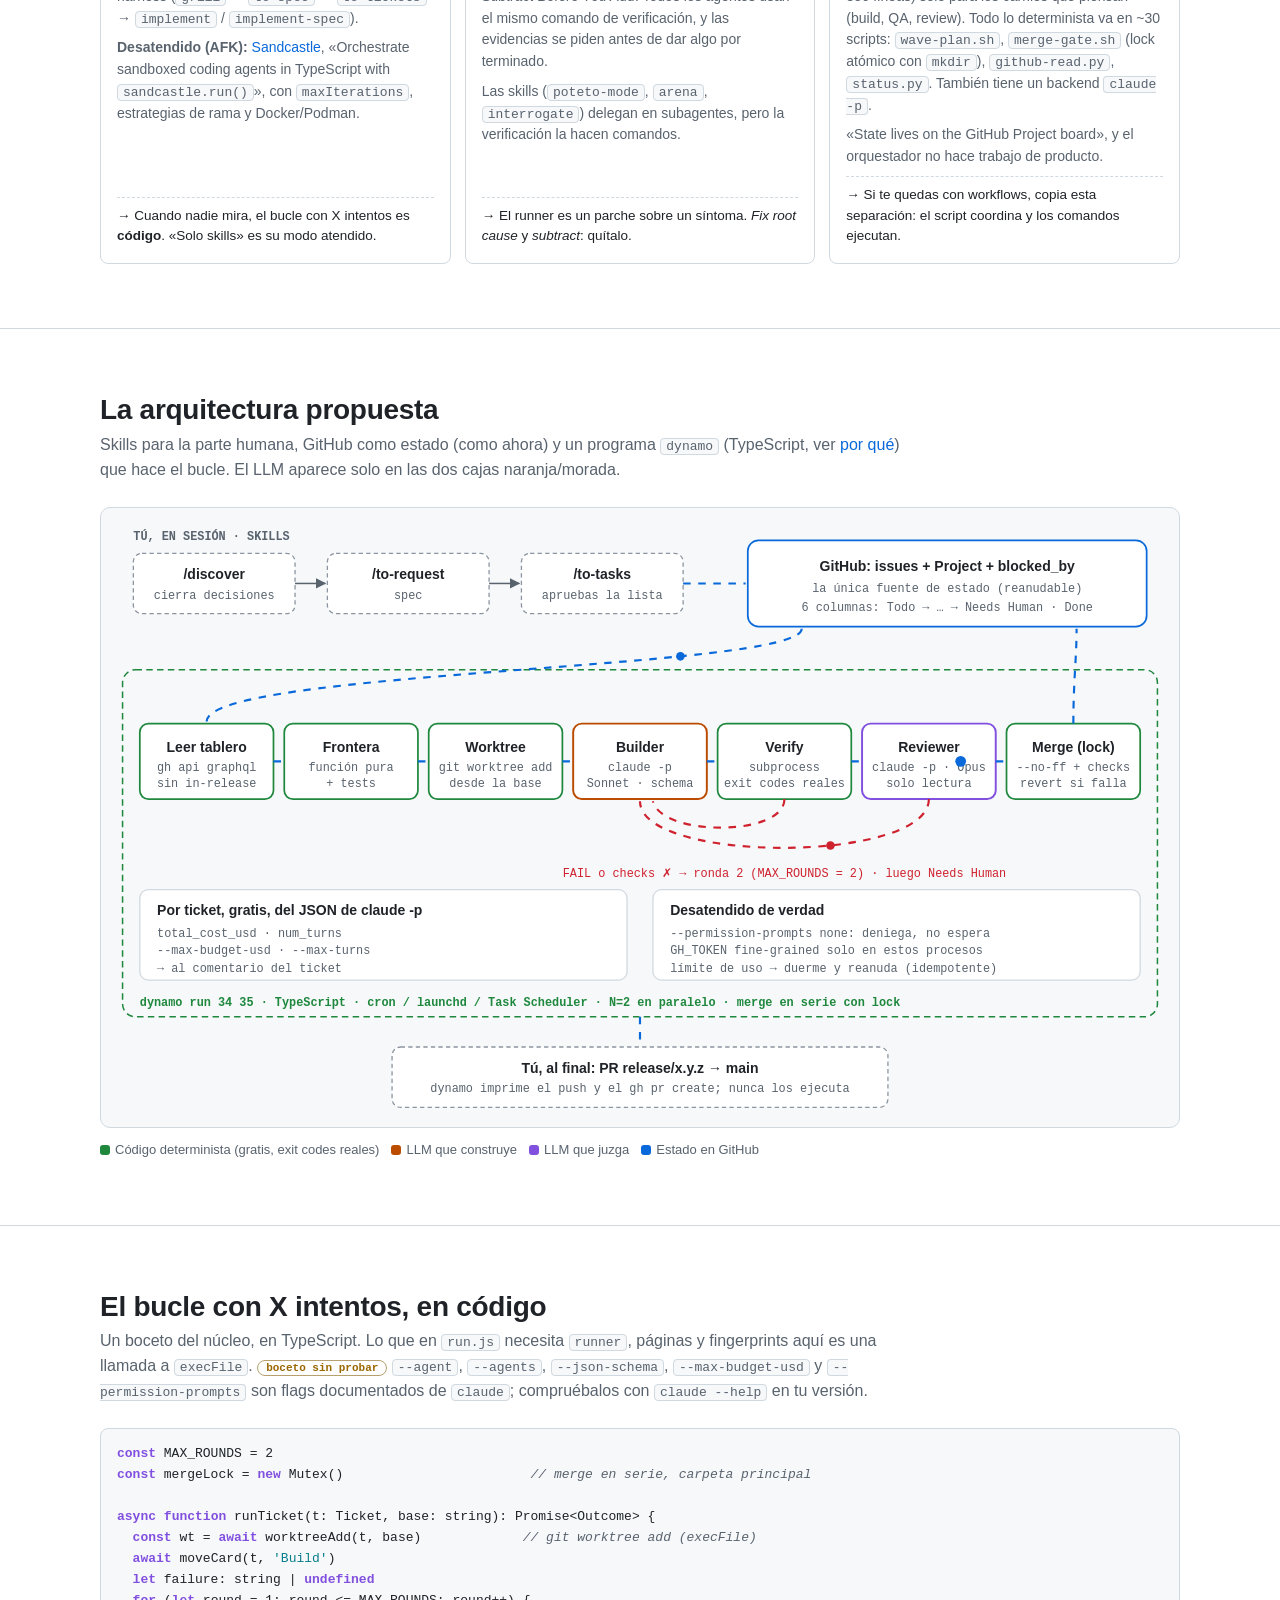
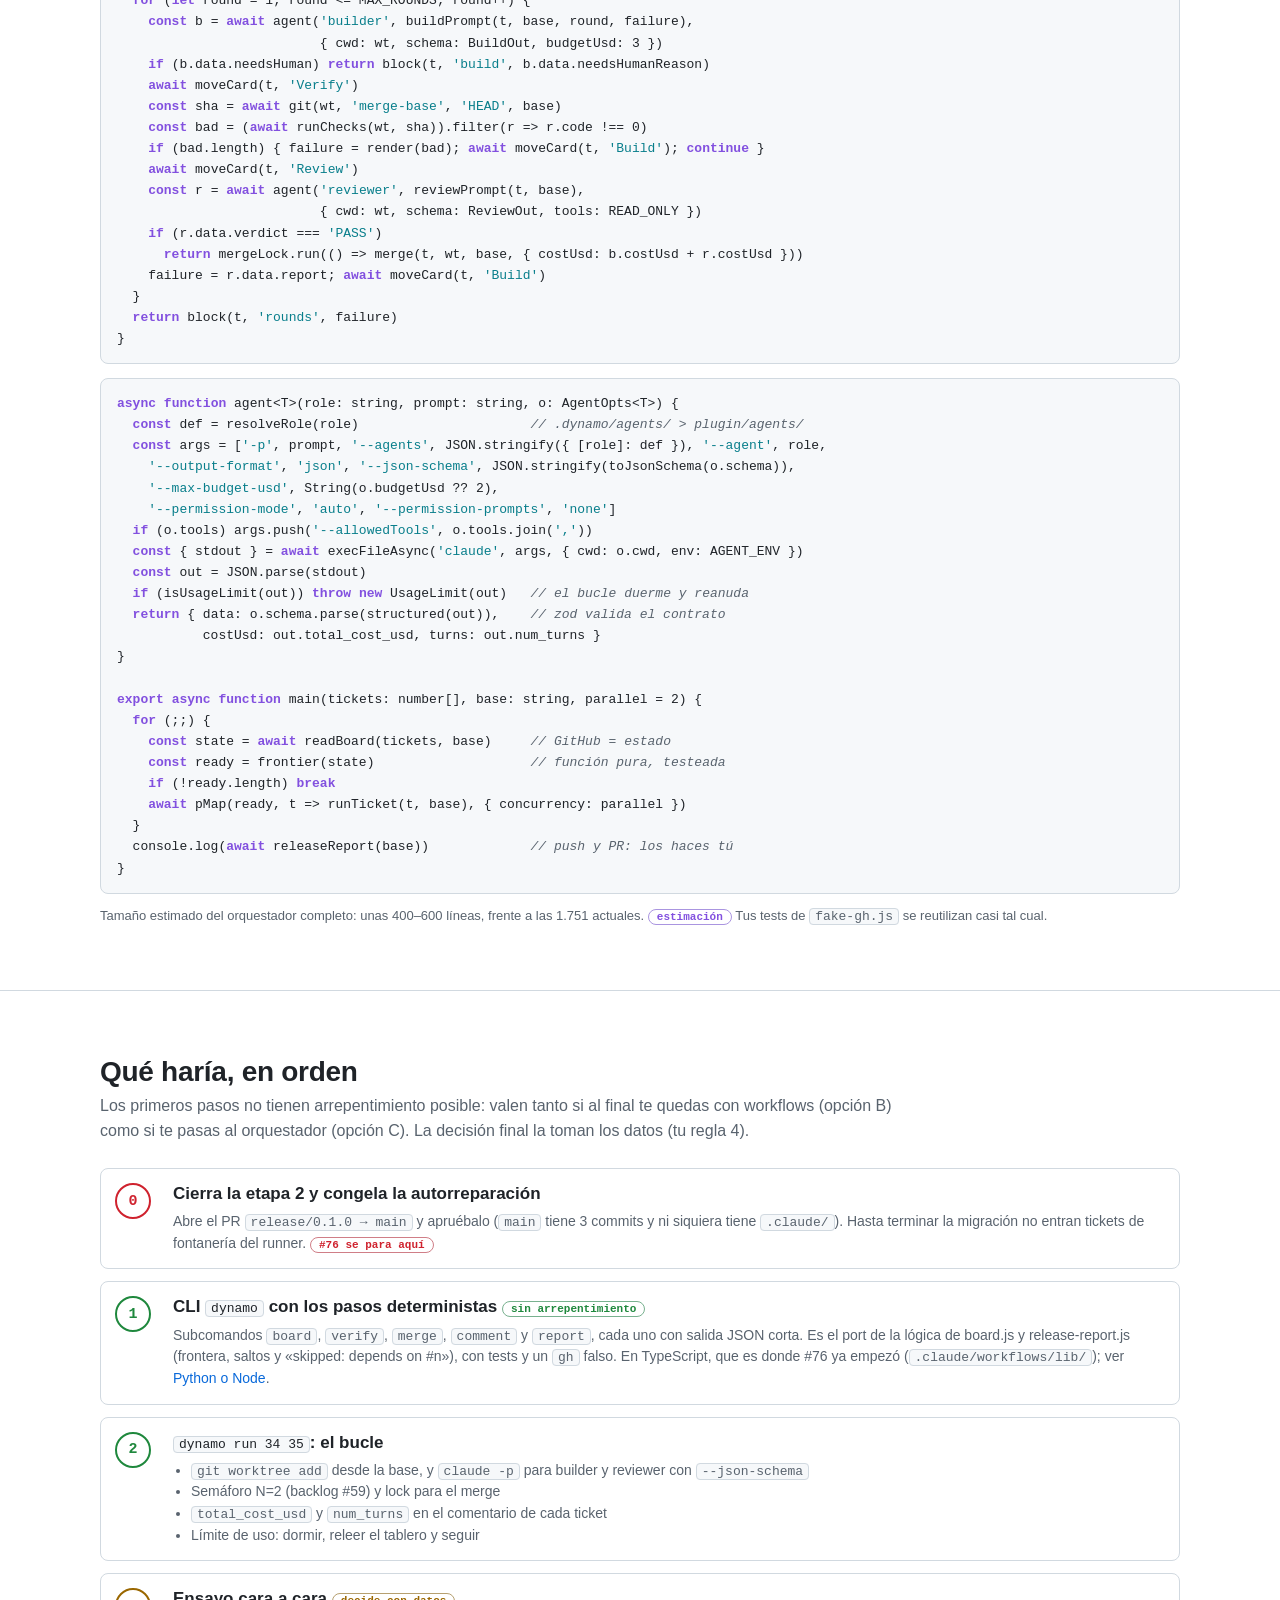
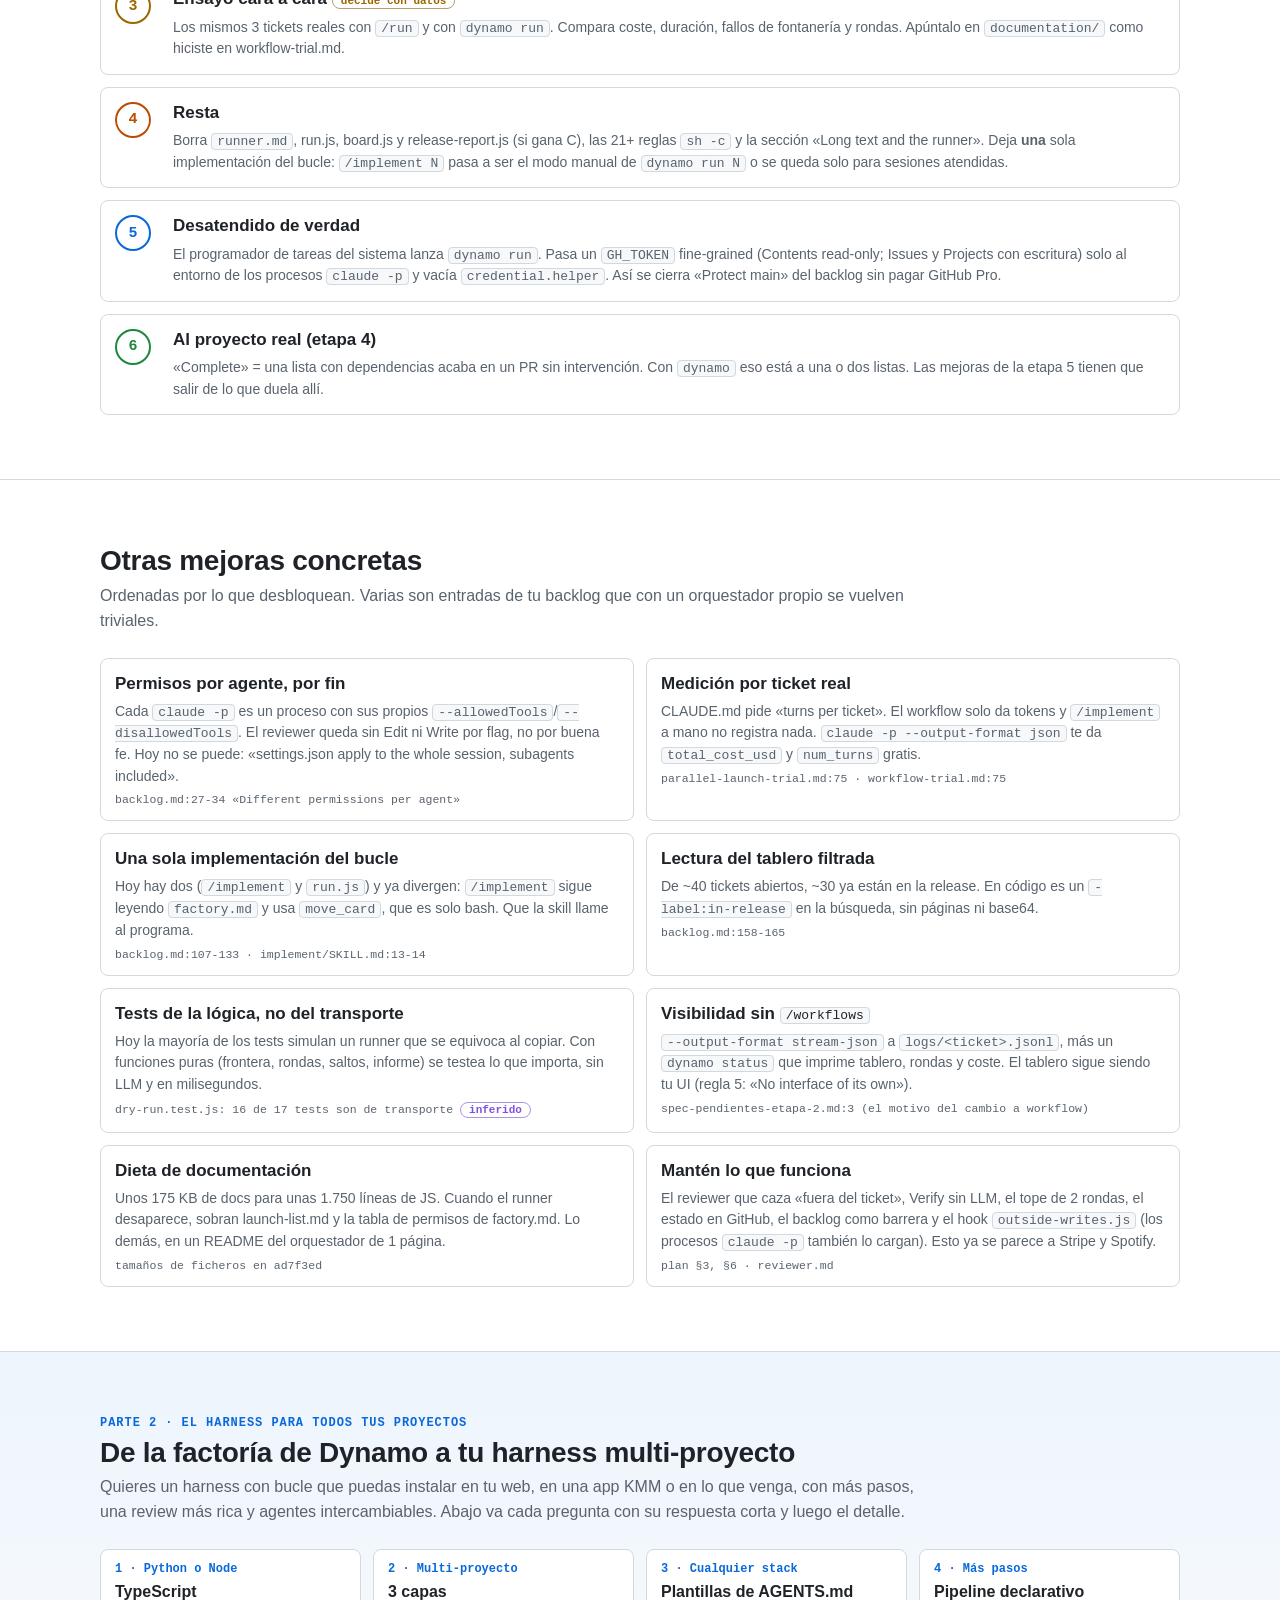
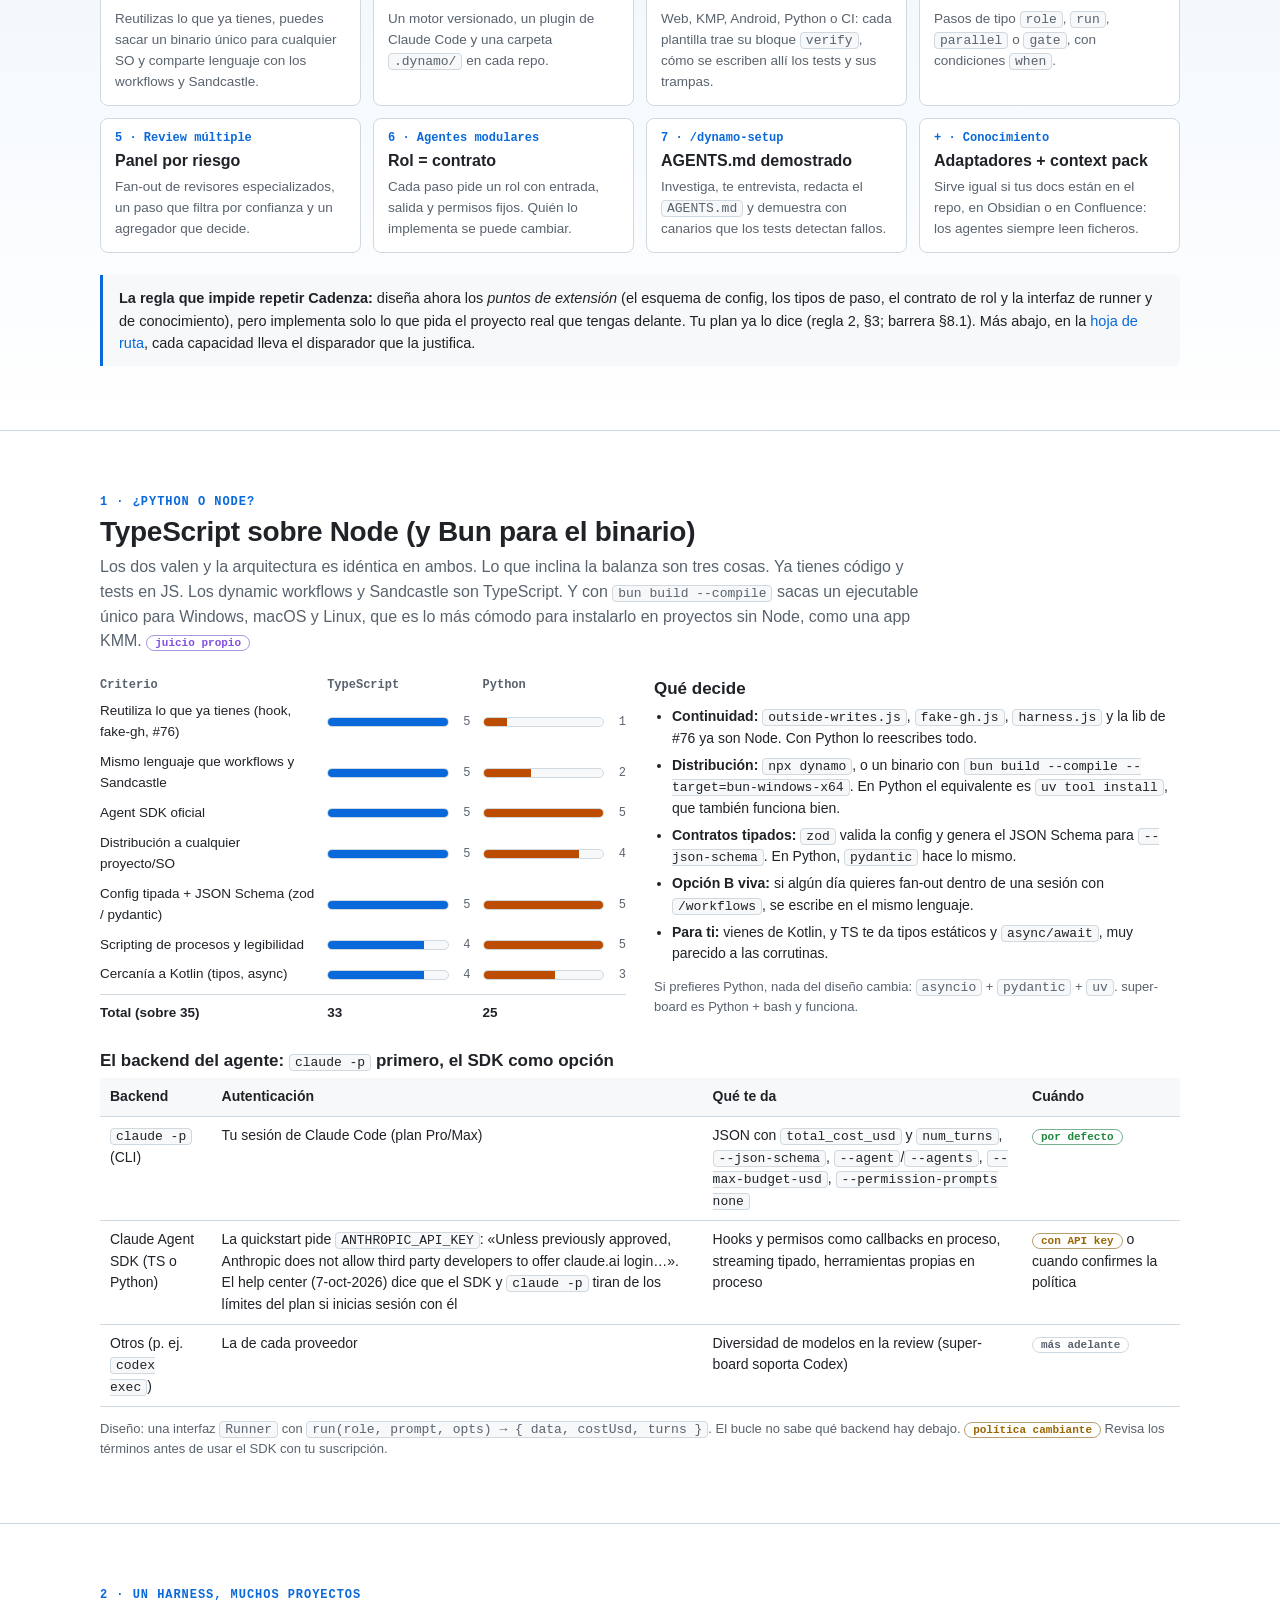
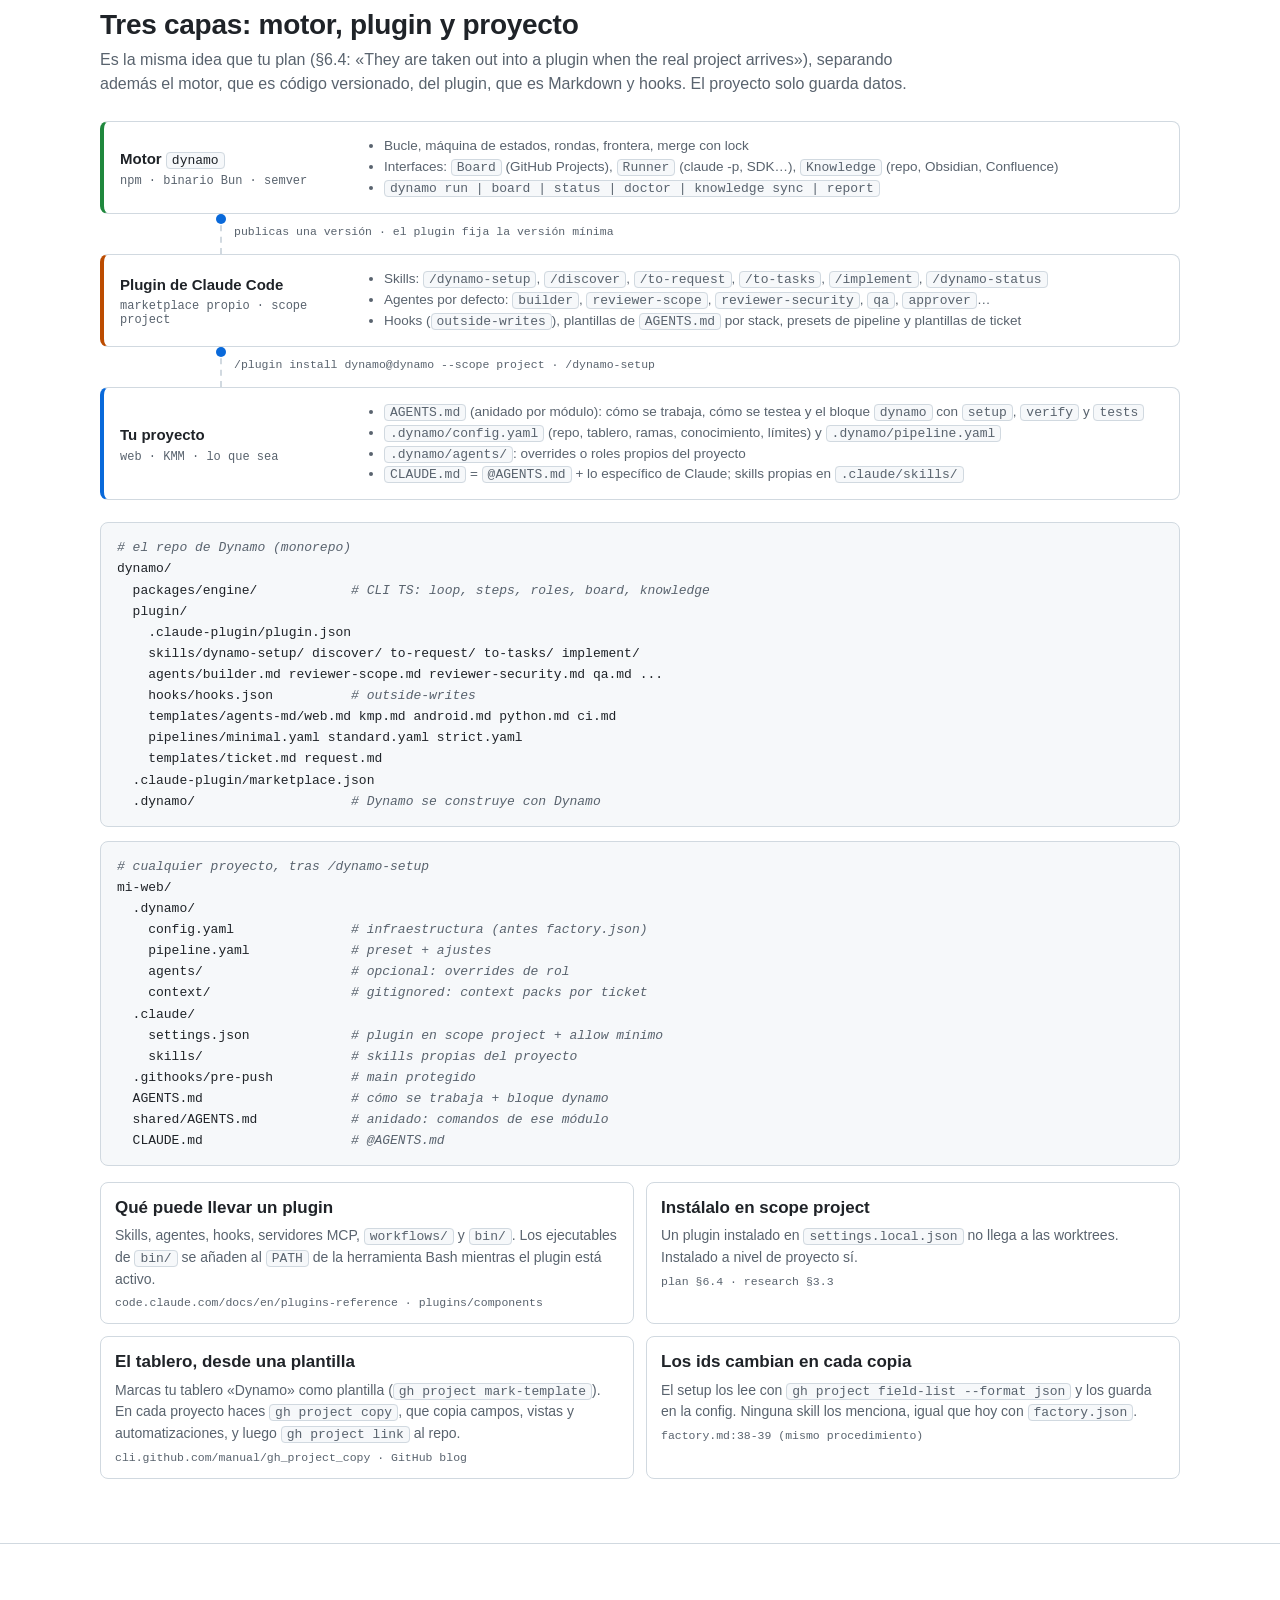
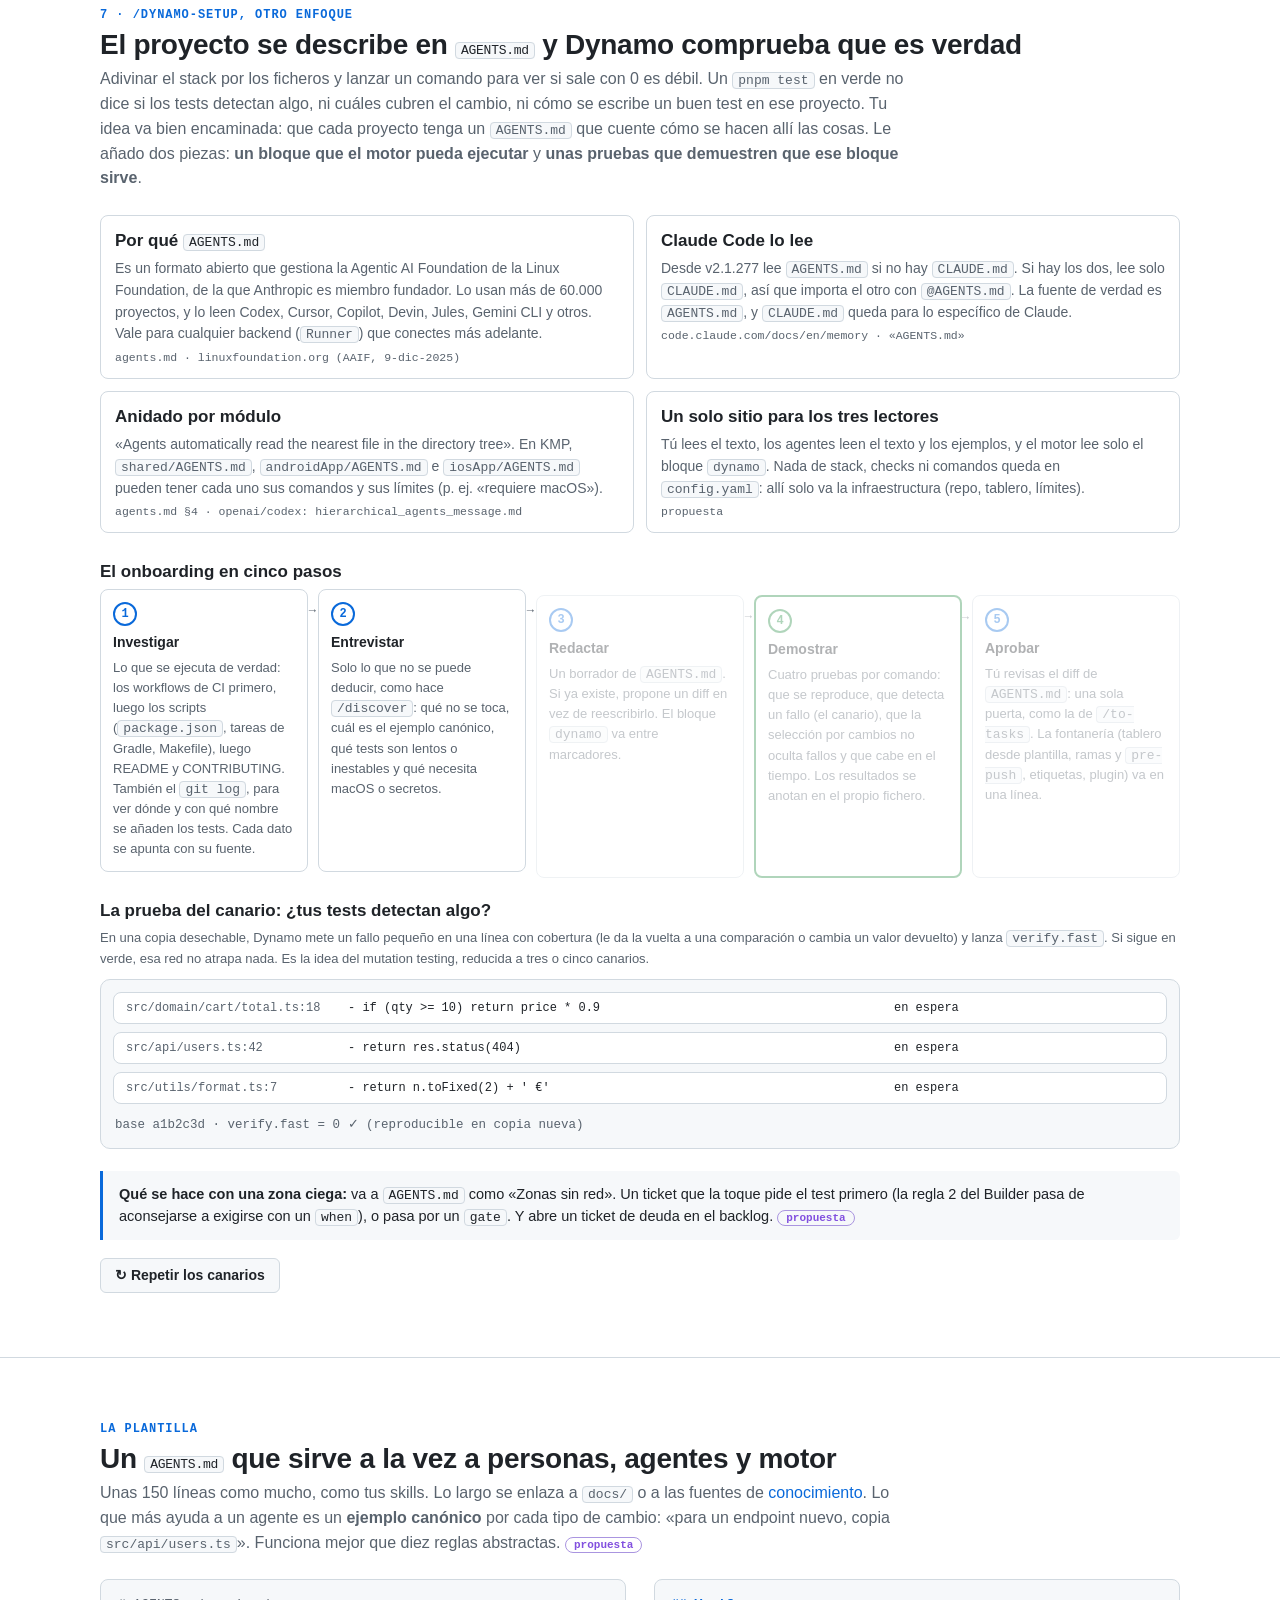
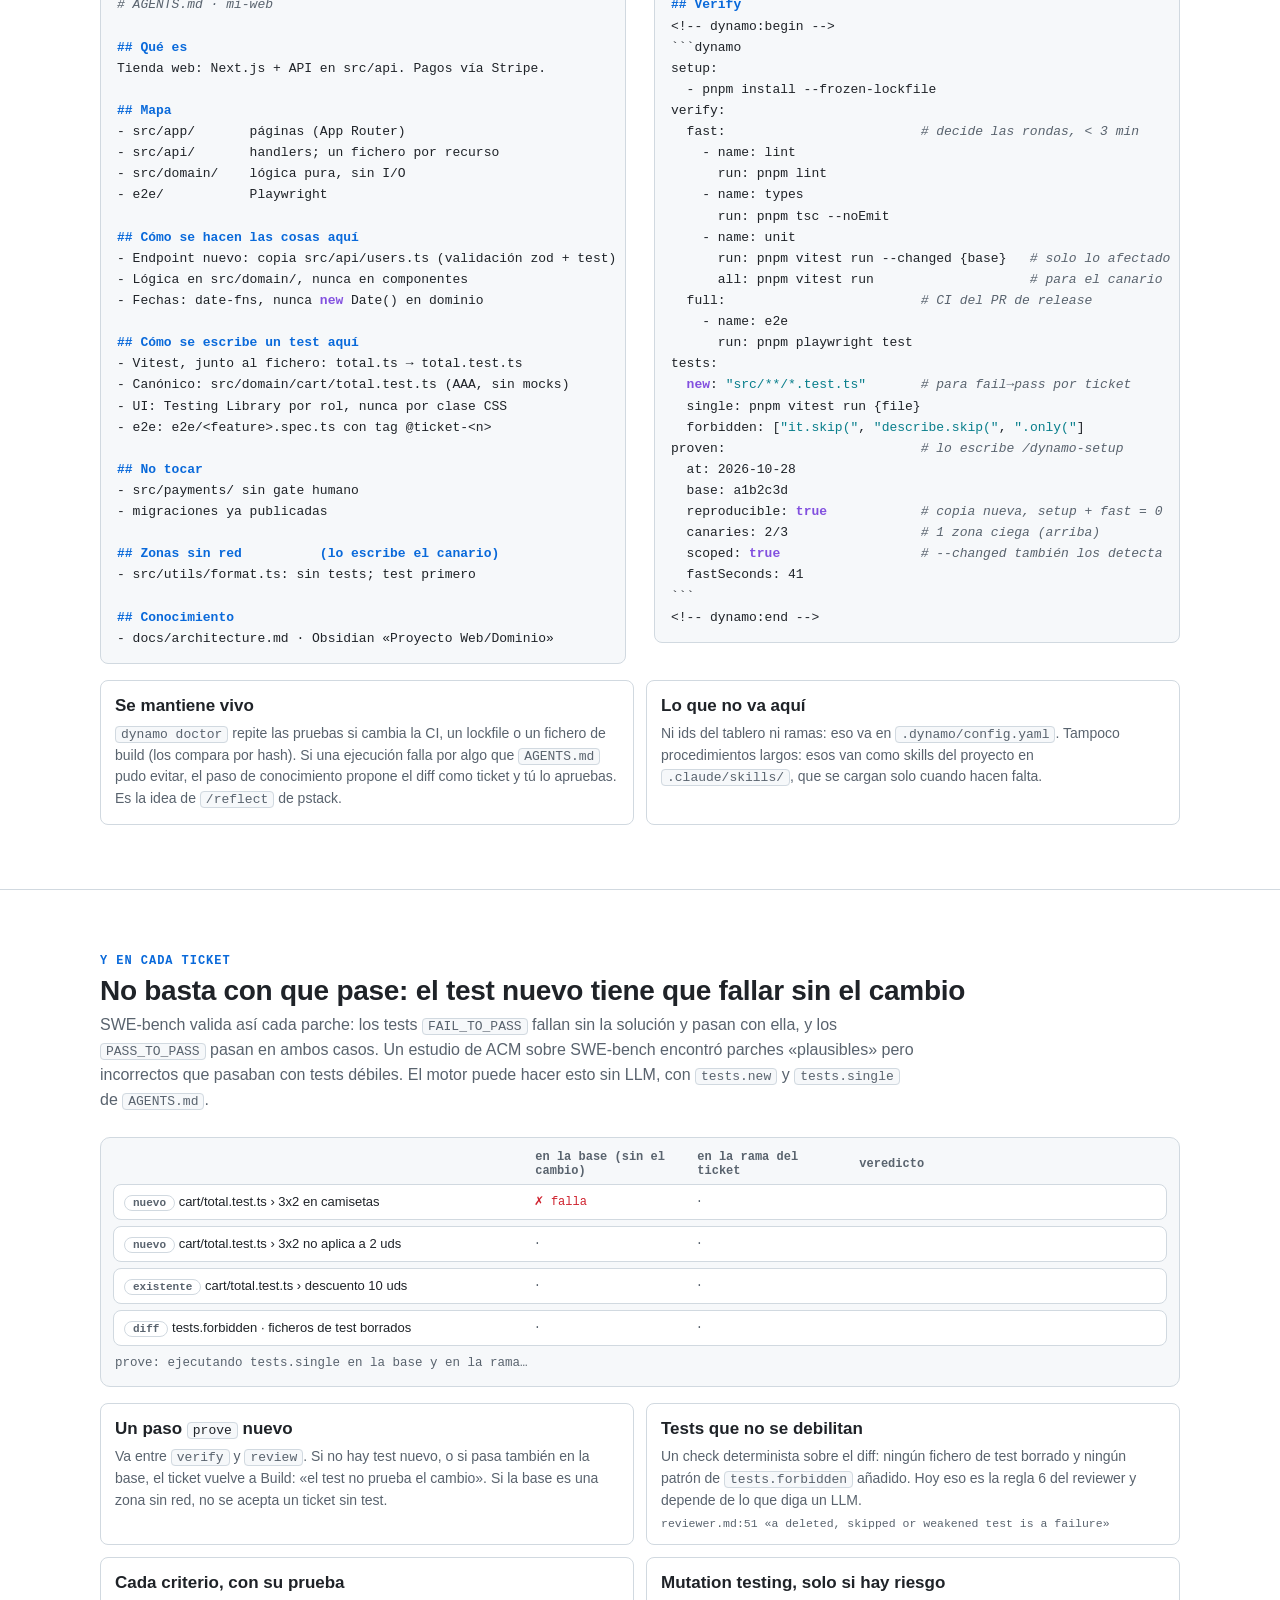
<file: documentation/Research/dynamo-analisis/dynamo-analisis/index.html>
<!doctype html>
<html lang="es">
<head>
<meta charset="utf-8">
<meta name="viewport" content="width=device-width, initial-scale=1">
<title>Dynamo · diagnóstico de la factoría (release/0.1.0)</title>
<meta name="description" content="Análisis de Dynamo: workflow vs skills vs orquestador propio, harness multi-proyecto, con evidencias del repositorio y un plan.">
<style>
:root{
  --bg:#ffffff; --soft:#f6f8fa; --fg:#1f2328; --muted:#59636e; --border:#d1d9e0;
  --accent:#0969da; --pri:#1f883d; --pri-fg:#ffffff;
  --lane-gray:#8c959f; --lane-blue:#0969da; --lane-orange:#bc4c00; --lane-purple:#8250df;
  --lane-teal:#087e8b; --lane-green:#1f883d; --lane-red:#cf222e; --lane-mix:9%; --warn:#9a6700;
  --sans:-apple-system,BlinkMacSystemFont,"Segoe UI","Noto Sans",Helvetica,Arial,sans-serif;
  --mono:ui-monospace,SFMono-Regular,"SF Mono",Menlo,Consolas,monospace;
  color-scheme:light;
}
@media (prefers-color-scheme: dark){
  :root:not([data-theme="light"]){--bg:#0d1117;--soft:#151b23;--fg:#f0f6fc;--muted:#9198a1;--border:#3d444d;--accent:#4493f8;--pri:#238636;--lane-gray:#9198a1;--lane-blue:#4493f8;--lane-orange:#f0883e;--lane-purple:#a371f7;--lane-teal:#39c5cf;--lane-green:#3fb950;--lane-red:#f85149;--lane-mix:14%;--warn:#d29922;color-scheme:dark}
}
:root[data-theme="dark"]{--bg:#0d1117;--soft:#151b23;--fg:#f0f6fc;--muted:#9198a1;--border:#3d444d;--accent:#4493f8;--pri:#238636;--lane-gray:#9198a1;--lane-blue:#4493f8;--lane-orange:#f0883e;--lane-purple:#a371f7;--lane-teal:#39c5cf;--lane-green:#3fb950;--lane-red:#f85149;--lane-mix:14%;--warn:#d29922;color-scheme:dark}
*{box-sizing:border-box}
html{scroll-behavior:smooth}
html,body{margin:0;background:var(--bg);color:var(--fg);font:15px/1.55 var(--sans)}
a{color:var(--accent);text-decoration:none}
a:hover{text-decoration:underline}
code{font:13px var(--mono);background:var(--soft);border:1px solid var(--border);border-radius:4px;padding:0 5px}
pre code{border:0;padding:0;background:none}
.sec{padding:64px 32px;border-top:1px solid var(--border);scroll-margin-top:56px}
.in{max-width:1080px;margin:0 auto;min-width:0}
h1.big{font:700 50px/1.08 var(--sans);letter-spacing:-.02em;margin:0 0 14px}
h2{font:650 28px/1.2 var(--sans);letter-spacing:-.01em;margin:0 0 6px}
h3{font:600 17px/1.3 var(--sans);margin:0 0 6px}
.lead{color:var(--muted);margin:0 0 24px;font-size:16px;max-width:820px}
.small{color:var(--muted);font-size:13px;margin:12px 0 0}
.btn{display:inline-flex;align-items:center;gap:7px;padding:8px 14px;border-radius:6px;border:1px solid var(--border);background:var(--soft);color:var(--fg)!important;font:600 14px/1.2 var(--sans);text-decoration:none!important;cursor:pointer}
.btn:hover{border-color:var(--muted)}
.btn.pri{background:var(--pri);border-color:var(--pri);color:var(--pri-fg)!important}
.btn[aria-pressed="true"]{border-color:var(--accent);box-shadow:inset 0 0 0 1px var(--accent)}
.ctas{display:flex;flex-wrap:wrap;gap:10px;margin-top:18px}
.pill{display:inline-block;font:600 11px var(--mono);border:1px solid var(--border);border-radius:999px;padding:1px 8px;color:var(--muted);white-space:nowrap}
.pill.ok{color:var(--pri);border-color:color-mix(in srgb,var(--pri) 50%,var(--border))}
.pill.bad{color:var(--lane-red);border-color:color-mix(in srgb,var(--lane-red) 50%,var(--border))}
.pill.warn{color:var(--warn);border-color:color-mix(in srgb,var(--warn) 50%,var(--border))}
.pill.inf{color:var(--lane-purple);border-color:color-mix(in srgb,var(--lane-purple) 50%,var(--border))}
.ref{font:11.5px var(--mono);color:var(--muted)}

/* nav */
.nav{position:sticky;top:0;z-index:20;background:var(--bg);border-bottom:1px solid var(--border)}
.nav .row{max-width:1144px;margin:0 auto;display:flex;align-items:center;gap:14px;padding:12px 32px}
.logo{display:inline-flex;align-items:center;gap:8px;font-weight:700;font-size:17px;color:var(--fg)!important;text-decoration:none!important}
.logo svg{width:24px;height:24px}
.nav .lk{display:flex;gap:18px;margin-left:auto;align-items:center;font-size:14px;flex-wrap:wrap}
.nav .lk a{color:var(--fg)}
.tbtn{background:none;border:1px solid var(--border);border-radius:6px;color:var(--muted);width:30px;height:30px;display:grid;place-items:center;cursor:pointer;padding:0}
.tbtn svg{fill:currentColor}

/* hero */
.hero{text-align:center;padding-top:72px;padding-bottom:72px;border-top:0}
.hero .mark{width:72px;height:72px;display:block;margin:0 auto 18px}
.pitch{font:600 22px/1.35 var(--sans);margin:0 auto 10px;max-width:780px}
.sub{color:var(--muted);margin:0 auto;font-size:15px;max-width:760px}
.hero .ctas{justify-content:center}
.kpis{display:grid;grid-template-columns:repeat(5,minmax(0,1fr));gap:12px;margin:34px auto 0;max-width:920px}
.kpi{border:1px solid var(--border);border-radius:8px;background:var(--soft);padding:12px 10px}
.kpi b{display:block;font:700 26px/1.1 var(--sans)}
.kpi span{color:var(--muted);font-size:12.5px}

/* verdict cards */
.vgrid{display:grid;grid-template-columns:repeat(3,minmax(0,1fr));gap:14px}
.vcard{border:1px solid var(--border);border-top:3px solid var(--lane);border-radius:8px;padding:16px;background:var(--bg)}
.vcard .tag{font:600 12px var(--mono);color:var(--lane)}
.vcard p{margin:6px 0 0;color:var(--muted);font-size:14px}
.vcard.keep{--lane:var(--lane-green)}.vcard.move{--lane:var(--lane-orange)}.vcard.no{--lane:var(--lane-red)}
.callout{border-left:3px solid var(--accent);background:var(--soft);padding:12px 16px;border-radius:0 6px 6px 0;margin:22px 0 0;font-size:14.5px}
.callout b{color:var(--fg)}

/* board */
.board{display:grid;grid-template-columns:repeat(6,minmax(128px,1fr));gap:8px;overflow-x:auto;padding:12px 0 4px}
.bcol{background:var(--soft);border:1px solid var(--border);border-top:3px solid var(--lane);border-radius:8px;padding:8px;min-height:190px}
.bcol.todo{--lane:var(--lane-gray)}.bcol.build{--lane:var(--lane-orange)}.bcol.verify{--lane:var(--lane-purple)}
.bcol.review{--lane:var(--lane-teal)}.bcol.needs{--lane:var(--lane-red)}.bcol.done{--lane:var(--lane-green)}
.bhead{margin:-8px -8px 8px;padding:8px;border-radius:5px 5px 0 0;background:color-mix(in srgb,var(--lane) var(--lane-mix),var(--soft))}
.bhead b{font-size:12.5px;display:block;white-space:nowrap}
.bhead .who{display:block;font:11px var(--mono);color:var(--accent)}
.slot{min-height:60px}
.card{background:var(--bg);border:1px solid var(--border);border-radius:6px;padding:6px 8px;font-size:12px;margin-bottom:6px;position:relative}
.card.dim{color:var(--muted)}
.card.live{border:2px solid var(--pri);z-index:3;will-change:transform}
.card .id{font:600 11px var(--mono);color:var(--muted)}
.card .ev{display:block;font:11px var(--mono);color:var(--pri);margin-top:3px}
.card .ev.bad{color:var(--lane-red)}
.agents{margin-top:16px;border:1px solid var(--border);border-radius:8px;padding:12px;background:var(--soft)}
.agents .hdr{display:flex;flex-wrap:wrap;gap:10px;align-items:center;justify-content:space-between;margin-bottom:10px}
.agents .count{font:600 13px var(--mono)}
.chips{display:flex;flex-wrap:wrap;gap:6px;min-height:34px}
.chip{display:inline-flex;align-items:center;gap:6px;border:1px solid var(--border);border-radius:999px;padding:3px 10px;font:12px var(--mono);background:var(--bg);opacity:0;transform:translateY(6px) scale(.96);transition:opacity .35s,transform .35s}
.chip.on{opacity:1;transform:none}
.chip.think{border-color:var(--lane-orange);color:var(--lane-orange)}
.chip.think.rev{border-color:var(--lane-purple);color:var(--lane-purple)}
.chip.io{color:var(--muted)}
.chip.sp{color:var(--pri);border-style:dashed}
.chip i{font-style:normal;width:8px;height:8px;border-radius:50%;background:currentColor;display:inline-block}
.modes{display:flex;gap:8px;flex-wrap:wrap}

/* pipe */
.pipe{position:relative;border:1px solid var(--border);border-radius:10px;background:var(--soft);height:300px;overflow:hidden;margin-top:6px}
.node{position:absolute;border:1px solid var(--border);border-radius:8px;background:var(--bg);padding:8px 10px;font-size:12.5px;width:170px;text-align:center}
.node b{display:block;font:600 12.5px var(--mono)}
.node span{color:var(--muted);font-size:11.5px}
.node.haiku{border-color:var(--warn)}
.node.py{border-color:var(--pri)}
.lane-label{position:absolute;left:12px;font:600 11px var(--mono);color:var(--muted);text-transform:uppercase;letter-spacing:.06em}
.wire{position:absolute;height:2px;background:repeating-linear-gradient(90deg,var(--border) 0 8px,transparent 8px 14px)}
.pkt{position:absolute;font:600 11px var(--mono);padding:3px 7px;border-radius:5px;background:var(--bg);border:1px solid var(--accent);color:var(--accent);transition:left .7s cubic-bezier(.3,.7,.2,1),opacity .4s,background .3s;white-space:nowrap;z-index:2}
.pkt.bad{border-color:var(--lane-red);color:var(--lane-red);background:color-mix(in srgb,var(--lane-red) 10%,var(--bg))}
.pkt.ok{border-color:var(--pri);color:var(--pri)}
.plog{position:absolute;right:12px;bottom:10px;left:12px;font:11.5px var(--mono);color:var(--muted);text-align:right;min-height:16px}
.plog.bad{color:var(--lane-red)}
.plog.ok{color:var(--pri)}
.statgrid{display:grid;grid-template-columns:repeat(4,minmax(0,1fr));gap:12px;margin-top:18px}
.stat{border:1px solid var(--border);border-radius:8px;padding:12px;background:var(--bg)}
.stat b{display:block;font:700 22px/1.15 var(--sans)}
.stat p{margin:4px 0 0;color:var(--muted);font-size:13px}

/* timeline */
.tl{position:relative;margin:8px 0 0;padding:0 0 0 26px;list-style:none}
.tl:before{content:"";position:absolute;left:8px;top:4px;bottom:4px;width:2px;background:var(--border)}
.tl li{position:relative;margin:0 0 16px}
.tl li:before{content:"";position:absolute;left:-23px;top:6px;width:12px;height:12px;border-radius:50%;background:var(--bg);border:2px solid var(--lane-red)}
.tl li.root:before{border-color:var(--accent);background:var(--accent)}
.tl b{display:block}
.tl p{margin:2px 0 0;color:var(--muted);font-size:14px}

/* waffle + bars */
.two{display:grid;grid-template-columns:minmax(0,1fr) minmax(0,1fr);gap:28px;align-items:start}
.waffle{display:grid;grid-template-columns:repeat(5,minmax(0,1fr));gap:8px}
.sq{border:1px solid var(--border);border-radius:6px;padding:8px 6px;font:11px var(--mono);background:var(--bg);opacity:.25;transform:scale(.92);transition:opacity .4s,transform .4s,background .4s}
.sq.on{opacity:1;transform:none}
.sq b{display:block;font-size:12px}
.sq.pl.on{background:color-mix(in srgb,var(--lane-orange) 14%,var(--bg));border-color:var(--lane-orange)}
.sq.gd.on{background:color-mix(in srgb,var(--lane-purple) 12%,var(--bg));border-color:var(--lane-purple)}
.sq.ft.on{background:color-mix(in srgb,var(--lane-blue) 10%,var(--bg));border-color:var(--lane-blue)}
.legend{display:flex;flex-wrap:wrap;gap:12px;margin:10px 0 0;font-size:13px;color:var(--muted)}
.legend i{display:inline-block;width:10px;height:10px;border-radius:3px;margin-right:5px;vertical-align:-1px}
.bars{display:flex;flex-direction:column;gap:9px}
.bar{display:grid;grid-template-columns:170px 1fr 60px;gap:10px;align-items:center;font-size:13px}
.bar .t{height:14px;border-radius:4px;background:var(--soft);border:1px solid var(--border);overflow:hidden}
.bar .t,.bar .f,.meter .t,.meter .f{display:block}
.bar .f{height:100%;width:0;background:var(--lane);transition:width 1.1s cubic-bezier(.2,.8,.2,1)}
.bar .n{font:12px var(--mono);color:var(--muted);text-align:right}
.bar .l{white-space:nowrap;overflow:hidden;text-overflow:ellipsis}

/* options */
.otabs{display:flex;gap:4px;border-bottom:1px solid var(--border);margin-bottom:16px;overflow-x:auto}
.otabs button{background:none;border:0;border-bottom:2px solid transparent;color:var(--muted);padding:9px 12px;font:600 14px var(--sans);cursor:pointer;white-space:nowrap}
.otabs button[aria-selected="true"]{color:var(--fg);border-bottom-color:#fd8c73}
.opanel{display:grid;grid-template-columns:minmax(0,1.1fr) minmax(0,1fr);gap:24px}
.meter{display:grid;grid-template-columns:190px 1fr 26px;gap:10px;align-items:center;font-size:13px;margin-bottom:8px}
.meter .t{height:10px;border-radius:5px;background:var(--soft);border:1px solid var(--border);overflow:hidden}
.meter .f{height:100%;width:0;transition:width .8s cubic-bezier(.2,.8,.2,1);background:var(--accent)}
.meter .n{font:12px var(--mono);color:var(--muted)}
.plist{margin:0;padding-left:18px;font-size:14px}
.plist li{margin-bottom:5px}
.verdict{font:600 13px var(--mono);margin:0 0 10px}

/* references */
.rgrid{display:grid;grid-template-columns:repeat(3,minmax(0,1fr));gap:14px}
.rcard{border:1px solid var(--border);border-radius:8px;padding:16px;background:var(--bg);display:flex;flex-direction:column;gap:8px}
.rcard .nm{font:700 15px var(--mono)}
.rcard p{margin:0;color:var(--muted);font-size:14px}
.rcard .lesson{margin-top:auto;border-top:1px dashed var(--border);padding-top:8px;font-size:13.5px;color:var(--fg)}

/* architecture */
.arch{border:1px solid var(--border);border-radius:10px;background:var(--soft);overflow-x:auto}
.arch svg{display:block;width:100%;min-width:860px;height:auto}
.arch .bx{fill:var(--bg);stroke:var(--border);stroke-width:1.2}
.arch .bx.llm{stroke:var(--lane-orange);stroke-width:1.8}
.arch .bx.llm.rev{stroke:var(--lane-purple)}
.arch .bx.det{stroke:var(--pri);stroke-width:1.6}
.arch .bx.gh{stroke:var(--accent);stroke-width:1.6}
.arch .bx.hum{stroke:var(--lane-gray);stroke-dasharray:4 3}
.arch .frame{fill:none;stroke:var(--pri);stroke-width:1.4;stroke-dasharray:6 4}
.arch text{fill:var(--fg);font:12px var(--sans)}
.arch text.m{font:11px var(--mono);fill:var(--muted)}
.arch text.h{font:600 13px var(--sans)}
.arch text.k{font:600 11px var(--mono)}
.arch .ln{fill:none;stroke:var(--muted);stroke-width:1.4}
.arch .flow{fill:none;stroke:var(--accent);stroke-width:2;stroke-dasharray:7 7;animation:dash 1.2s linear infinite}
.arch .flow.back{stroke:var(--lane-red);animation-duration:1.6s}
.arch .dot{fill:var(--accent)}
.arch .dot.r{fill:var(--lane-red)}
@keyframes dash{to{stroke-dashoffset:-28}}

/* code */
.code{position:relative;background:var(--soft);border:1px solid var(--border);border-radius:8px;padding:14px 16px;margin:0;overflow-x:auto}
.code pre{margin:0;font:12.8px/1.65 var(--mono)}
.tok-c{color:var(--muted);font-style:italic}.tok-s{color:var(--lane-teal)}.tok-k{color:var(--lane-purple);font-weight:600}

/* plan */
.steps{counter-reset:s;display:grid;gap:12px}
.step{display:grid;grid-template-columns:44px 1fr;gap:14px;border:1px solid var(--border);border-radius:8px;padding:14px;background:var(--bg)}
.step .num{width:36px;height:36px;border-radius:50%;display:grid;place-items:center;font:700 15px var(--mono);border:2px solid var(--lane,var(--accent));color:var(--lane,var(--accent))}
.step p{margin:4px 0 0;color:var(--muted);font-size:14px}
.step ul{margin:6px 0 0;padding-left:18px;font-size:14px;color:var(--muted)}

/* grid of improvements */
.igrid{display:grid;grid-template-columns:repeat(2,minmax(0,1fr));gap:12px}
.icard{border:1px solid var(--border);border-radius:8px;padding:14px;background:var(--bg)}
.icard p{margin:4px 0 0;color:var(--muted);font-size:14px}
.icard .why{font:11.5px var(--mono);color:var(--muted);margin-top:6px}

table.t{border-collapse:collapse;width:100%;font-size:14px}
table.t th,table.t td{border-bottom:1px solid var(--border);padding:8px 10px;text-align:left;vertical-align:top}
table.t th{font-weight:600;background:var(--soft)}

/* ---------- parte 2 ---------- */
.part{background:linear-gradient(180deg,color-mix(in srgb,var(--accent) 7%,var(--bg)),var(--bg))}
.kicker{font:600 12px var(--mono);letter-spacing:.08em;text-transform:uppercase;color:var(--accent);margin:0 0 6px}
.qgrid{display:grid;grid-template-columns:repeat(4,minmax(0,1fr));gap:12px}
.qcard{border:1px solid var(--border);border-radius:8px;padding:12px 14px;background:var(--bg);color:var(--fg)!important;text-decoration:none!important;display:flex;flex-direction:column;gap:4px}
.qcard:hover{border-color:var(--accent)}
.qcard .q{font:600 12px var(--mono);color:var(--accent)}
.qcard b{font-size:16px}
.qcard p{margin:0;color:var(--muted);font-size:13.5px}
.lang{display:grid;gap:9px;align-content:start}
.lrow{display:grid;grid-template-columns:minmax(0,1.5fr) 1fr 1fr;gap:12px;align-items:center;font-size:13.5px}
.lrow.h{font:600 12px var(--mono);color:var(--muted)}
.lbar{display:flex;align-items:center;gap:8px}
.lbar .t{flex:1;height:10px;border-radius:5px;background:var(--soft);border:1px solid var(--border);overflow:hidden;display:block}
.lbar .f{display:block;height:100%;width:0;transition:width .9s cubic-bezier(.2,.8,.2,1)}
.lbar .n{font:12px var(--mono);color:var(--muted);width:14px;text-align:right}
.lrow.tot{border-top:1px solid var(--border);padding-top:8px;font-weight:600}
.layers{display:flex;flex-direction:column}
.layer{border:1px solid var(--border);border-left:4px solid var(--lane);border-radius:8px;padding:14px 16px;background:var(--bg);display:grid;grid-template-columns:230px 1fr;gap:16px;align-items:center}
.layer b{font:700 15px var(--sans)}
.layer .sm{font:12px var(--mono);color:var(--muted);margin-top:3px}
.layer ul{margin:0;padding-left:18px;font-size:13.5px;color:var(--muted)}
.lconn{height:40px;position:relative;margin-left:120px;border-left:2px dashed var(--border)}
.lconn span{position:absolute;left:12px;top:11px;font:11.5px var(--mono);color:var(--muted);white-space:nowrap}
.lconn i{position:absolute;left:-6px;top:0;width:10px;height:10px;border-radius:50%;background:var(--accent);animation:drop 1.6s linear infinite}
@keyframes drop{from{top:-4px;opacity:0}20%{opacity:1}80%{opacity:1}to{top:34px;opacity:0}}
.pb{display:grid;grid-template-columns:280px minmax(0,1fr);gap:22px;align-items:start}
.pb .opts label{display:flex;gap:9px;align-items:flex-start;padding:8px 10px;border:1px solid var(--border);border-radius:6px;margin-bottom:6px;cursor:pointer;font-size:13.5px;background:var(--bg)}
.pb .opts label.fixed{opacity:.75;cursor:default}
.pb .opts label small{display:block;color:var(--muted);font-size:12px}
.pb .opts input{margin-top:3px}
.chain{display:flex;flex-wrap:wrap;gap:8px;align-items:center;min-height:60px;border:1px dashed var(--border);border-radius:8px;padding:10px;background:var(--soft)}
.st{border:1.5px solid var(--lane);border-radius:8px;padding:5px 10px;font:12px var(--mono);background:color-mix(in srgb,var(--lane) 9%,var(--bg));animation:pop .35s ease}
.st small{display:block;color:var(--muted);font-size:10.5px}
.st.llm{--lane:var(--lane-orange)}.st.cmd{--lane:var(--pri)}.st.par{--lane:var(--lane-purple)}
.st .sub{display:flex;gap:4px;margin-top:4px;flex-wrap:wrap}
.st .sub span{border:1px solid var(--lane-purple);border-radius:4px;padding:0 4px;font-size:10.5px}
.arrow{color:var(--muted);font:12px var(--mono)}
@keyframes pop{from{transform:scale(.85);opacity:0}to{transform:none;opacity:1}}
.pbstats{display:grid;grid-template-columns:repeat(3,minmax(0,1fr));gap:10px;margin-top:14px}
.rv{display:grid;grid-template-columns:170px minmax(0,1fr) 240px;gap:18px;align-items:center}
.rvdiff,.rvout{border:1px solid var(--border);border-radius:8px;padding:12px;background:var(--bg);font-size:13px;line-height:1.6}
.rvout.fail{border-color:var(--lane-red)}.rvout.pass{border-color:var(--pri)}
.rvrows{display:grid;gap:12px}
.rvrow{display:grid;grid-template-columns:150px minmax(0,1fr);gap:4px 10px;align-items:center;font:12px var(--mono)}
.rvrow .t{height:8px;border-radius:4px;background:var(--soft);border:1px solid var(--border);overflow:hidden;display:block}
.rvrow .f{display:block;height:100%;width:0;background:var(--lane-purple);transition:width linear}
.rvrow.skip{opacity:.45}
.finds{display:flex;flex-wrap:wrap;gap:6px;grid-column:2;min-height:18px}
.fd{font:11px var(--mono);border:1px solid var(--border);border-radius:5px;padding:1px 6px;opacity:0;transition:opacity .3s,color .3s,border-color .3s}
.fd.on{opacity:1}.fd.keep{border-color:var(--lane-red);color:var(--lane-red)}.fd.drop{text-decoration:line-through;color:var(--muted)}
.roles{display:grid;grid-template-columns:minmax(0,1fr) minmax(0,1.1fr);gap:20px;align-items:start}
.contract{border:2px solid var(--accent);border-radius:10px;padding:16px;background:var(--bg)}
.contract dl{margin:10px 0 0;display:grid;grid-template-columns:96px 1fr;gap:8px 10px;font-size:13.5px}
.contract dt{font:600 12px var(--mono);color:var(--muted)}
.contract dd{margin:0}
.impls{display:grid;gap:8px}
.impl{border:1px solid var(--border);border-radius:8px;padding:10px 12px;background:var(--bg);font-size:13.5px;transition:border-color .35s,box-shadow .35s,transform .35s}
.impl.on{border-color:var(--pri);box-shadow:0 0 0 3px color-mix(in srgb,var(--pri) 22%,transparent);transform:translateX(4px)}
.impl b{font:600 13px var(--mono)}
.impl p{margin:2px 0 0;color:var(--muted);font-size:12.5px}
.spanel table td:first-child{width:170px;font-weight:600}
@media (max-width:900px){
  .qgrid{grid-template-columns:repeat(2,minmax(0,1fr))}
  .pb,.rv,.roles{grid-template-columns:minmax(0,1fr)}
  .layer{grid-template-columns:minmax(0,1fr)}
}

.flow5{display:grid;grid-template-columns:repeat(5,minmax(0,1fr));gap:10px;counter-reset:f}
.f5{position:relative;border:1px solid var(--border);border-radius:8px;padding:12px;background:var(--bg);font-size:13px;opacity:.35;transform:translateY(6px);transition:opacity .5s,transform .5s,border-color .5s}
.f5.on{opacity:1;transform:none}
.f5.key{border:2px solid var(--pri)}
.f5 .n{display:inline-grid;place-items:center;width:24px;height:24px;border-radius:50%;border:2px solid var(--accent);color:var(--accent);font:700 12px var(--mono);margin-bottom:6px}
.f5.key .n{border-color:var(--pri);color:var(--pri)}
.f5 b{display:block;font-size:14px;margin-bottom:4px}
.f5 p{margin:0;color:var(--muted)}
.f5:not(:last-child):after{content:"→";position:absolute;right:-9px;top:14px;color:var(--muted);font:12px var(--mono)}
.canary{border:1px solid var(--border);border-radius:10px;background:var(--soft);padding:12px;display:grid;gap:8px}
.crow{display:grid;grid-template-columns:210px minmax(0,1fr) 260px;gap:12px;align-items:center;border:1px solid var(--border);border-radius:8px;background:var(--bg);padding:8px 12px;transition:border-color .4s,box-shadow .4s}
.cfile{font:12px var(--mono);color:var(--muted)}
.ccode{font:12px var(--mono);display:flex;flex-direction:column}
.ccode .old{color:var(--fg)}
.ccode .new{color:var(--lane-orange);max-height:0;overflow:hidden;opacity:0;transition:max-height .4s,opacity .4s}
.crow.mut .old{text-decoration:line-through;color:var(--muted)}
.crow.mut .new{max-height:40px;opacity:1}
.cstat{font:12px var(--mono);display:flex;flex-direction:column}
.cstat small{color:var(--muted);font-size:11px}
.crow.run{box-shadow:0 0 0 2px color-mix(in srgb,var(--accent) 30%,transparent)}
.crow.caught{border-color:var(--pri)}.crow.caught .cs{color:var(--pri);font-weight:600}
.crow.blind{border-color:var(--lane-red)}.crow.blind .cs{color:var(--lane-red);font-weight:600}
.csum{font:12.5px var(--mono);color:var(--muted);padding:4px 2px}
.f2p{border:1px solid var(--border);border-radius:10px;background:var(--soft);padding:12px;display:grid;gap:6px}
.f2h,.f2r{display:grid;grid-template-columns:minmax(0,1.6fr) 150px 150px minmax(0,1.2fr);gap:12px;align-items:center;font-size:13px}
.f2h{font:600 12px var(--mono);color:var(--muted)}
.f2r{background:var(--bg);border:1px solid var(--border);border-radius:8px;padding:7px 10px;transition:border-color .4s}
.f2r .cell{font:12px var(--mono);color:var(--muted)}
.f2r .cell.fail{color:var(--lane-red)}.f2r .cell.pass{color:var(--pri)}
.f2r .vd{font:12px var(--mono);opacity:0;transition:opacity .4s}
.f2r.ok{border-color:var(--pri)}.f2r.ok .vd{opacity:1;color:var(--pri)}
.f2r.bad{border-color:var(--lane-red)}.f2r.bad .vd{opacity:1;color:var(--lane-red)}
.tok-h{color:var(--accent);font-weight:700}
@media (max-width:900px){
  .flow5{grid-template-columns:minmax(0,1fr)}
  .f5:after{display:none}
  .crow,.f2h,.f2r{grid-template-columns:minmax(0,1fr)}
}

.reveal{opacity:0;transform:translateY(14px);transition:opacity .6s,transform .6s}
.reveal.in-view{opacity:1;transform:none}

.foot{padding:26px 32px;border-top:1px solid var(--border);color:var(--muted);font-size:13.5px}
.foot .row{max-width:1080px;margin:0 auto}
.src{columns:2;font-size:13px;color:var(--muted);padding-left:18px}
.src li{margin-bottom:4px;break-inside:avoid}

@media (max-width:900px){
  .vgrid,.rgrid,.statgrid{grid-template-columns:repeat(2,minmax(0,1fr))}
  .kpis{grid-template-columns:repeat(3,minmax(0,1fr))}
  .two,.opanel,.igrid{grid-template-columns:minmax(0,1fr)}
  .src{columns:1}
}
@media (max-width:640px){
  .sec{padding:40px 16px}
  .vgrid,.rgrid,.statgrid,.kpis{grid-template-columns:minmax(0,1fr)}
  h1.big{font-size:34px}
  .nav .lk{display:none}
  .bar{grid-template-columns:120px 1fr 50px}
  .meter{grid-template-columns:130px 1fr 22px}
}
@media (prefers-reduced-motion: reduce){
  *{transition:none!important;animation:none!important}
  .reveal{opacity:1;transform:none}
}
</style>
</head>
<body>

<nav class="nav" aria-label="Principal">
  <div class="row">
    <a class="logo" href="#top"><svg viewBox="0 0 96 96" aria-hidden="true"><rect x="4" y="4" width="88" height="88" rx="20" fill="#0d1117" stroke="#3d444d" stroke-width="2"/><rect x="17" y="20" width="14" height="10" rx="2.5" fill="#f0883e"/><rect x="41" y="20" width="14" height="10" rx="2.5" fill="#a371f7"/><rect x="65" y="20" width="14" height="10" rx="2.5" fill="#3fb950"/><path d="M20 66 h56" stroke="#4493f8" stroke-width="5" stroke-linecap="round" stroke-dasharray="6 6"/></svg>Dynamo · diagnóstico</a>
    <span class="pill">release/0.1.0 · ad7f3ed</span>
    <div class="lk">
      <a href="#veredicto">Veredicto</a>
      <a href="#hoy">Hoy</a>
      <a href="#impuesto">El impuesto</a>
      <a href="#opciones">Opciones</a>
      <a href="#propuesta">Propuesta</a>
      <a href="#plan">Plan</a>
      <a href="#parte2">Multi-proyecto</a>
      <button class="tbtn" id="tt" type="button" aria-label="Cambiar tema claro/oscuro"><svg width="16" height="16" viewBox="0 0 16 16" aria-hidden="true"><path d="M8 1.5a6.5 6.5 0 1 0 0 13 6.5 6.5 0 0 0 0-13ZM8 13V3a5 5 0 0 1 0 10Z"/></svg></button>
    </div>
  </div>
</nav>

<main id="top">

<!-- HERO -->
<section class="sec hero"><div class="in">
  <svg class="mark" viewBox="0 0 96 96" role="img" aria-label="Logo"><rect x="4" y="4" width="88" height="88" rx="20" fill="#0d1117" stroke="#3d444d" stroke-width="2"/><rect x="14" y="16" width="20" height="64" rx="5" fill="#fff" fill-opacity=".08"/><rect x="38" y="16" width="20" height="64" rx="5" fill="#fff" fill-opacity=".08"/><rect x="62" y="16" width="20" height="64" rx="5" fill="#fff" fill-opacity=".08"/><rect x="17" y="20" width="14" height="10" rx="2.5" fill="#f0883e"/><rect x="41" y="20" width="14" height="10" rx="2.5" fill="#a371f7"/><rect x="65" y="20" width="14" height="10" rx="2.5" fill="#3fb950"/><rect x="65" y="33" width="14" height="10" rx="2.5" fill="#3fb950"/><path d="M66 70.5 l4 4 l8 -9" fill="none" stroke="#3fb950" stroke-width="3.2" stroke-linecap="round" stroke-linejoin="round"/></svg>
  <h1 class="big">¿Workflow, skills o un programa propio?</h1>
  <p class="pitch">La pregunta real no es «workflow o skills». Es: <em>¿quién ejecuta la parte determinista del bucle?</em> Hoy la ejecuta un LLM copiando texto a mano.</p>
  <p class="sub">Análisis de <code>SergioLizana/Dynamo</code>, rama <code>release/0.1.0</code> (HEAD <code>ad7f3ed</code>), contrastado con super-board, Matt Pocock (skills + Sandcastle) y Lauren Tan (pstack). 28-oct-2026.</p>
  <div class="kpis">
    <div class="kpi"><b data-count="134">0</b><span>commits en 3 días</span></div>
    <div class="kpi"><b data-count="76">0</b><span>tickets, todos de la propia factoría</span></div>
    <div class="kpi"><b data-count="1751">0</b><span>líneas de JS de workflow</span></div>
    <div class="kpi"><b data-count="9" data-suffix="/11">0</b><span>agentes por ticket que no piensan</span></div>
    <div class="kpi"><b data-count="131">0</b><span>commits que aún no han llegado a <code>main</code></span></div>
  </div>
  <div class="ctas">
    <a class="btn pri" href="#veredicto">Ver el veredicto</a>
    <a class="btn" href="#hoy">▶ Ver cómo viaja un ticket</a>
    <a class="btn" href="#plan">Ir al plan</a>
  </div>
</div></section>

<!-- VEREDICTO -->
<section class="sec" id="veredicto"><div class="in">
  <h2>Veredicto en 30 segundos</h2>
  <p class="lead">Lo que hay que conservar, lo que hay que sacar del workflow y lo que no conviene hacer.</p>
  <div class="vgrid">
    <div class="vcard keep reveal"><span class="tag">✅ CONSERVA</span><h3>Las skills y los agentes que piensan</h3>
      <p><code>/discover</code> → <code>/to-request</code> → <code>/to-tasks</code> son interactivas, cortas (55–96 líneas) y siguen a Pocock. El <code>reviewer</code> (alcance, «fuera del ticket», evidencia <code>file:line</code>) y las reglas del <code>builder</code> están muy bien hechas. El tope de 2 rondas, Verify decidido por script y el estado en GitHub también.</p></div>
    <div class="vcard move reveal"><span class="tag">🔁 SACA DEL WORKFLOW</span><h3>El bucle, a un programa (<code>dynamo</code>)</h3>
      <p>El script de un dynamic workflow no puede ejecutar comandos ni leer ficheros. Por eso cada <code>git</code>/<code>gh</code> pasa por un agente Haiku (<code>runner</code>) que lo copia a mano. Pásalo a un orquestador propio (recomiendo TypeScript, ver <a href="#lenguaje">Python o Node</a>) que llame a <code>git</code>/<code>gh</code> directamente y use <code>claude -p</code> solo para el Builder y el Reviewer.</p></div>
    <div class="vcard no reveal"><span class="tag">⛔ NO HAGAS</span><h3>«Solo skills» para el modo desatendido</h3>
      <p>Si un LLM orquesta el bucle, el bucle deja de ser determinista y vuelves a lo que tu plan descarta (regla 6, §3; research §3.2): permisos que se quedan esperando en la sesión, sin coste en USD por ticket y con el contexto del coordinador llenándose. El propio Pocock usa <strong>código</strong> para el modo AFK: Sandcastle (TypeScript, <code>run({ maxIterations })</code>).</p></div>
  </div>
  <div class="callout reveal"><b>Sobre lo de que «los workflows son para tareas enormes»:</b> es verdad a medias. Un dynamic workflow rinde cuando hay muchos agentes <em>que piensan</em> repartidos en abanico (migraciones: un agente por fichero más un revisor adversarial). Tu bucle tiene 2 pasos que piensan por ticket y unos 9 que son entrada/salida. El problema no es el tamaño. Es que el script no puede ejecutar, y has metido un LLM donde debería ir una llamada a función.
    <div class="ref" style="margin-top:6px">verificado: workflow-trial.md:68-69 · launch-list.md:246-252 · run.js:7-15 · commit fd80252</div></div>
</div></section>

<!-- HOY: board animation -->
<section class="sec" id="hoy"><div class="in">
  <h2>Así viaja hoy un ticket</h2>
  <p class="lead">El ticket #34 pasa a la primera por <code>run.js</code>. Fíjate en el contador: cada paso lanza un agente, también los que solo copian un comando. Cambia de modo para ver el mismo recorrido con un orquestador propio.</p>
  <div class="modes" role="group" aria-label="Modo">
    <button class="btn" id="m-today" aria-pressed="true" type="button">Hoy: workflow + runner Haiku</button>
    <button class="btn" id="m-py" aria-pressed="false" type="button">Propuesta: orquestador dynamo + claude -p</button>
    <button class="btn" id="m-replay" type="button">↻ Repetir</button>
  </div>
  <div class="board" id="board" aria-label="Tablero animado: el ticket pasa de Todo a Build, Verify, Review y Done">
    <div class="bcol todo"><div class="bhead"><b>📥 Todo</b><span class="who">tú · /to-tasks</span></div><div class="slot" data-col="todo"><div class="card dim">#35 Cap N=2</div></div></div>
    <div class="bcol build"><div class="bhead"><b>🔨 Build</b><span class="who" data-who="build">builder · Sonnet</span></div><div class="slot" data-col="build"></div></div>
    <div class="bcol verify"><div class="bhead"><b>🧪 Verify</b><span class="who" data-who="verify">runner · Haiku</span></div><div class="slot" data-col="verify"></div></div>
    <div class="bcol review"><div class="bhead"><b>🧐 Review</b><span class="who">reviewer · Opus</span></div><div class="slot" data-col="review"></div></div>
    <div class="bcol needs"><div class="bhead"><b>🙋 Needs Human</b><span class="who">tú</span></div><div class="slot" data-col="needs"></div></div>
    <div class="bcol done"><div class="bhead"><b>🎉 Done</b><span class="who" data-who="done">runner · Haiku</span></div><div class="slot" data-col="done"><div class="card dim">#33 in-release</div></div></div>
  </div>
  <div class="agents">
    <div class="hdr"><span class="count" id="acount">agentes lanzados: 0</span><span class="small" id="anote" style="margin:0">Cada chip es un <code>agent()</code> del workflow.</span></div>
    <div class="chips" id="chips"></div>
  </div>
  <p class="small">Recuento según launch-list.md:206-209: «A ticket that passes in round 1 launches eleven agents in the whole run». Solo el Builder y el Reviewer razonan; el resto son llamadas al <code>runner</code> (Haiku), más una por cada 8 páginas de lectura larga.</p>
</div></section>

<!-- IMPUESTO -->
<section class="sec" id="impuesto"><div class="in">
  <h2>El impuesto del runner</h2>
  <p class="lead">Así se publica hoy un comentario de 4,5 KB. El script no tiene shell ni <code>Buffer</code>: codifica el texto en base64, lo parte en trozos de ≤1.500 caracteres, el <code>runner</code> copia cada trozo a mano y un <code>cksum</code> comprueba que no se ha colado ningún cambio. Debajo, lo mismo con <code>subprocess</code>.</p>
  <div class="pipe" id="pipe">
    <span class="lane-label" style="top:12px">hoy</span>
    <div class="node" style="left:3%;top:34px"><b>run.js</b><span>no puede ejecutar</span></div>
    <div class="wire" style="left:calc(3% + 170px);right:calc(38% + 170px);top:58px"></div>
    <div class="node haiku" style="left:calc(50% - 85px);top:34px"><b>runner · Haiku</b><span>copia cada carácter a mano</span></div>
    <div class="wire" style="left:calc(50% + 85px);right:calc(3% + 170px);top:58px"></div>
    <div class="node" style="right:3%;top:34px"><b>shell → gh</b><span>gh issue comment</span></div>
    <span class="lane-label" style="top:168px">propuesta</span>
    <div class="node py" style="left:3%;top:190px"><b>dynamo (CLI)</b><span>execFile('gh', …)</span></div>
    <div class="wire" style="left:calc(3% + 170px);right:calc(3% + 170px);top:214px"></div>
    <div class="node" style="right:3%;top:190px"><b>gh</b><span>--body-file -</span></div>
    <div class="plog" id="plog">…</div>
  </div>
  <div class="statgrid">
    <div class="stat reveal"><b>CRC32 + base64</b><p>Implementados a mano en JS porque «the script has no Buffer» <span class="ref">run.js:93-130</span></p></div>
    <div class="stat reveal"><b>×3 copias</b><p>Los mismos helpers copiados en run.js, board.js y release-report.js: «a script cannot import» <span class="ref">launch-list.md:252</span></p></div>
    <div class="stat reveal"><b>21 formas <code>sh -c</code></b><p>sin regla en settings.json: el único test que no pasa (63/64, 1 todo) <span class="ref">dry-run.test.js:215</span></p></div>
    <div class="stat reveal"><b>30 KB</b><p>de launch-list.md, casi todo describiendo cómo esquivar al runner <span class="ref">launch-list.md</span></p></div>
  </div>
</div></section>

<!-- EVIDENCIA -->
<section class="sec" id="evidencia"><div class="in">
  <h2>La evidencia, en tus propias ejecuciones</h2>
  <p class="lead">Cada fallo se arregló con más maquinaria alrededor del runner. Ninguno ataca la causa: un agente haciendo de <code>subprocess</code>.</p>
  <div class="two">
    <ol class="tl">
      <li class="reveal"><b>Ensayo del workflow (27-oct): fallo 6</b><p>«The script does not run commands… The checks stop being commands that nobody can falsify: they rely on what the agent says.»</p><span class="ref">workflow-trial.md:68-69</span></li>
      <li class="reveal"><b>wf_41e0b269-ab2: <code>"blockers": []</code></b><p>El agente lector devolvió #38 sin bloqueadores (en GitHub lo bloqueaba #37). Se construyó fuera de orden; el agente de Merge afirmó algo falso y dejó #36 sin etiqueta.</p><span class="ref">launch-list.md:325-333</span></li>
      <li class="reveal"><b>wf_fb8329e5-d57: el placeholder</b><p>El runner devolvió «(Bash completed with no output)», y un <code>git status</code> limpio se leyó como si hubiera cambios.</p><span class="ref">run.js:31-33</span></li>
      <li class="reveal"><b>wf_c3e19634-96a: <code>·</code> → <code>�</code></b><p>Se pierden los escapes y los caracteres no ASCII. Desde entonces todo comando tiene que ser ASCII puro.</p><span class="ref">run.js:155-159</span></li>
      <li class="reveal"><b>wf_cec30c76-5dd: publicado dos veces</b><p>Una errata en un comando de 4,5 KB, un bloque de código perdido y una lectura de 30 KB recortada a 2 KB.</p><span class="ref">launch-list.md:248-251</span></li>
      <li class="reveal root"><b>wf_0a4017b2-50d (28-oct): se cae la regla</b><p>«the runner miscopied pages of 1440 characters in three tries» → «Drop the "no own scripts" rule». Ya estás llegando a la conclusión por tu cuenta.</p><span class="ref">commit fd80252 · ad7f3ed (#76)</span></li>
    </ol>
    <div>
      <h3>Los 15 últimos tickets fusionados (#53–#75)</h3>
      <div class="waffle" id="waffle"></div>
      <div class="legend"><span><i style="background:var(--lane-orange)"></i>Fontanería del runner o del sandbox: <b id="w-pl">8</b></span><span><i style="background:var(--lane-purple)"></i>Guardas: <b id="w-gd">2</b></span><span><i style="background:var(--lane-blue)"></i>Funcionalidad de la factoría: <b id="w-ft">5</b></span><span><i style="background:var(--border)"></i>Proyecto real: <b>0</b></span></div>
      <p class="small"><span class="pill inf">inferido</span> Clasificación mía, hecha con el nombre de la rama y el mensaje de cada merge. La plantilla está en el código (array <code>TICKETS</code>).</p>
      <div class="callout" style="margin-top:16px"><b>Señal de alarma de tu propio plan (§8.1):</b> «if a ticket serves to fix how tickets are created and no measured failure asks for it, it is Cadenza's path». Aquí sí hay fallos medidos que lo piden, pero salen de haber elegido el runtime equivocado. <code>main</code> tiene 3 commits y <code>release/0.1.0</code> le saca 131. La etapa 2 todavía no ha llegado a «reach <code>main</code> in the PR I accept» (plan §8).</div>
    </div>
  </div>
</div></section>

<!-- TAMAÑO -->
<section class="sec" id="tamano"><div class="in">
  <h2>Cuánto pesa cada pieza</h2>
  <p class="lead">Las líneas de los workflows frente al <code>super-board-wave.js</code> de super-board, que solo coordina agentes que piensan y deja lo determinista a 30 scripts bash/Python.</p>
  <div class="two">
    <div class="bars" id="bars1">
      <div class="bar" style="--lane:var(--lane-orange)"><span class="l">run.js</span><span class="t"><span class="f" data-w="768"></span></span><span class="n">768</span></div>
      <div class="bar" style="--lane:var(--lane-orange)"><span class="l">release-report.js</span><span class="t"><span class="f" data-w="573"></span></span><span class="n">573</span></div>
      <div class="bar" style="--lane:var(--lane-orange)"><span class="l">board.js</span><span class="t"><span class="f" data-w="410"></span></span><span class="n">410</span></div>
      <div class="bar" style="--lane:var(--lane-purple)"><span class="l">hooks/outside-writes.js</span><span class="t"><span class="f" data-w="365"></span></span><span class="n">365</span></div>
      <div class="bar" style="--lane:var(--lane-gray)"><span class="l">tests/workflows/*</span><span class="t"><span class="f" data-w="423"></span></span><span class="n">423</span></div>
      <div class="bar" style="--lane:var(--lane-green)"><span class="l">super-board-wave.js</span><span class="t"><span class="f" data-w="359"></span></span><span class="n">359</span></div>
      <div class="bar" style="--lane:var(--lane-blue)"><span class="l">las 4 skills juntas</span><span class="t"><span class="f" data-w="362"></span></span><span class="n">362</span></div>
    </div>
    <div class="bars" id="bars2">
      <div class="bar" style="--lane:var(--lane-gray)"><span class="l">agent-factory-research.md</span><span class="t"><span class="f" data-w="69.6" data-max="70"></span></span><span class="n">70 KB</span></div>
      <div class="bar" style="--lane:var(--lane-orange)"><span class="l">launch-list.md</span><span class="t"><span class="f" data-w="30.5" data-max="70"></span></span><span class="n">31 KB</span></div>
      <div class="bar" style="--lane:var(--lane-gray)"><span class="l">agent-factory-plan.md</span><span class="t"><span class="f" data-w="29.3" data-max="70"></span></span><span class="n">29 KB</span></div>
      <div class="bar" style="--lane:var(--lane-gray)"><span class="l">backlog.md</span><span class="t"><span class="f" data-w="12.9" data-max="70"></span></span><span class="n">13 KB</span></div>
      <div class="bar" style="--lane:var(--lane-orange)"><span class="l">factory.md (permisos)</span><span class="t"><span class="f" data-w="10.1" data-max="70"></span></span><span class="n">10 KB</span></div>
      <p class="small">En naranja, lo que existe para dar soporte al runner. Con un orquestador que ejecuta directamente, la mayor parte sobra. <span class="pill inf">inferido</span></p>
    </div>
  </div>
</div></section>

<!-- OPCIONES -->
<section class="sec" id="opciones"><div class="in">
  <h2>Las cuatro opciones, comparadas</h2>
  <p class="lead">Puntuación de 1 a 5 (5 = mejor). En «esfuerzo de migración», 5 significa menos trabajo. <span class="pill inf">juicio propio</span>, con la evidencia que aparece debajo de cada opción.</p>
  <div class="otabs" role="tablist" id="otabs"></div>
  <div class="opanel" id="opanel"></div>
</div></section>

<!-- REFERENTES -->
<section class="sec" id="referentes"><div class="in">
  <h2>Qué hacen de verdad tus referentes</h2>
  <p class="lead">Ninguno pone a un LLM a hacer de shell. Los tres separan lo que piensa de lo que solo ejecuta.</p>
  <div class="rgrid">
    <div class="rcard reveal"><span class="nm">Matt Pocock</span>
      <p><b>Con el humano delante:</b> skills en Markdown sin harness (<code>grill</code> → <code>to-spec</code> → <code>to-tickets</code> → <code>implement</code> / <code>implement-spec</code>).</p>
      <p><b>Desatendido (AFK):</b> <a href="https://github.com/mattpocock/sandcastle">Sandcastle</a>, «Orchestrate sandboxed coding agents in TypeScript with <code>sandcastle.run()</code>», con <code>maxIterations</code>, estrategias de rama y Docker/Podman.</p>
      <p class="lesson">→ Cuando nadie mira, el bucle con X intentos es <b>código</b>. «Solo skills» es su modo atendido.</p></div>
    <div class="rcard reveal"><span class="nm">Lauren Tan · pstack</span>
      <p>Principios como <i>Prove It Works</i>, <i>Fix Root Causes</i> y <i>Subtract Before You Add</i>. Todos los agentes usan el mismo comando de verificación, y las evidencias se piden antes de dar algo por terminado.</p>
      <p>Las skills (<code>poteto-mode</code>, <code>arena</code>, <code>interrogate</code>) delegan en subagentes, pero la verificación la hacen comandos.</p>
      <p class="lesson">→ El runner es un parche sobre un síntoma. <i>Fix root cause</i> y <i>subtract</i>: quítalo.</p></div>
    <div class="rcard reveal"><span class="nm">super-board</span>
      <p>Un dynamic workflow (<code>super-board-wave.js</code>, 359 líneas) solo para los carriles que piensan (build, QA, review). Todo lo determinista va en ~30 scripts: <code>wave-plan.sh</code>, <code>merge-gate.sh</code> (lock atómico con <code>mkdir</code>), <code>github-read.py</code>, <code>status.py</code>. También tiene un backend <code>claude -p</code>.</p>
      <p>«State lives on the GitHub Project board», y el orquestador no hace trabajo de producto.</p>
      <p class="lesson">→ Si te quedas con workflows, copia esta separación: el script coordina y los comandos ejecutan.</p></div>
  </div>
</div></section>

<!-- PROPUESTA -->
<section class="sec" id="propuesta"><div class="in">
  <h2>La arquitectura propuesta</h2>
  <p class="lead">Skills para la parte humana, GitHub como estado (como ahora) y un programa <code>dynamo</code> (TypeScript, ver <a href="#lenguaje">por qué</a>) que hace el bucle. El LLM aparece solo en las dos cajas naranja/morada.</p>
  <div class="arch">
    <svg viewBox="0 0 1000 575" role="img" aria-label="Arquitectura: skills humanas, GitHub como estado, orquestador dynamo con builder y reviewer en claude -p y el resto en subprocess">
      <defs>
        <marker id="ah" viewBox="0 0 10 10" refX="9" refY="5" markerWidth="7" markerHeight="7" orient="auto-start-reverse"><path d="M0 0L10 5L0 10z" fill="currentColor" style="color:var(--muted)"/></marker>
      </defs>
      <text class="k" x="30" y="30" style="fill:var(--muted)">TÚ, EN SESIÓN · SKILLS</text>
      <rect class="bx hum" x="30" y="42" width="150" height="56" rx="8"/><text class="h" x="105" y="66" text-anchor="middle">/discover</text><text class="m" x="105" y="84" text-anchor="middle">cierra decisiones</text>
      <rect class="bx hum" x="210" y="42" width="150" height="56" rx="8"/><text class="h" x="285" y="66" text-anchor="middle">/to-request</text><text class="m" x="285" y="84" text-anchor="middle">spec</text>
      <rect class="bx hum" x="390" y="42" width="150" height="56" rx="8"/><text class="h" x="465" y="66" text-anchor="middle">/to-tasks</text><text class="m" x="465" y="84" text-anchor="middle">apruebas la lista</text>
      <path class="ln" d="M180 70 H208" marker-end="url(#ah)"/><path class="ln" d="M360 70 H388" marker-end="url(#ah)"/>
      <rect class="bx gh" x="600" y="30" width="370" height="80" rx="10"/><text class="h" x="785" y="58" text-anchor="middle">GitHub: issues + Project + blocked_by</text><text class="m" x="785" y="78" text-anchor="middle">la única fuente de estado (reanudable)</text><text class="m" x="785" y="96" text-anchor="middle">6 columnas: Todo → … → Needs Human · Done</text>
      <path class="flow" d="M540 70 H598"/>
      <rect class="frame" x="20" y="150" width="960" height="322" rx="12"/>
      <rect class="bx det" x="36" y="200" width="124" height="70" rx="8"/><text class="h" x="98" y="226" text-anchor="middle">Leer tablero</text><text class="m" x="98" y="244" text-anchor="middle">gh api graphql</text><text class="m" x="98" y="259" text-anchor="middle">sin in-release</text>
      <rect class="bx det" x="170" y="200" width="124" height="70" rx="8"/><text class="h" x="232" y="226" text-anchor="middle">Frontera</text><text class="m" x="232" y="244" text-anchor="middle">función pura</text><text class="m" x="232" y="259" text-anchor="middle">+ tests</text>
      <rect class="bx det" x="304" y="200" width="124" height="70" rx="8"/><text class="h" x="366" y="226" text-anchor="middle">Worktree</text><text class="m" x="366" y="244" text-anchor="middle">git worktree add</text><text class="m" x="366" y="259" text-anchor="middle">desde la base</text>
      <rect class="bx llm" x="438" y="200" width="124" height="70" rx="8"/><text class="h" x="500" y="226" text-anchor="middle">Builder</text><text class="m" x="500" y="244" text-anchor="middle">claude -p</text><text class="m" x="500" y="259" text-anchor="middle">Sonnet · schema</text>
      <rect class="bx det" x="572" y="200" width="124" height="70" rx="8"/><text class="h" x="634" y="226" text-anchor="middle">Verify</text><text class="m" x="634" y="244" text-anchor="middle">subprocess</text><text class="m" x="634" y="259" text-anchor="middle">exit codes reales</text>
      <rect class="bx llm rev" x="706" y="200" width="124" height="70" rx="8"/><text class="h" x="768" y="226" text-anchor="middle">Reviewer</text><text class="m" x="768" y="244" text-anchor="middle">claude -p · Opus</text><text class="m" x="768" y="259" text-anchor="middle">solo lectura</text>
      <rect class="bx det" x="840" y="200" width="124" height="70" rx="8"/><text class="h" x="902" y="226" text-anchor="middle">Merge (lock)</text><text class="m" x="902" y="244" text-anchor="middle">--no-ff + checks</text><text class="m" x="902" y="259" text-anchor="middle">revert si falla</text>
      <path class="flow" d="M160 235 H170 M294 235 H304 M428 235 H438 M562 235 H572 M696 235 H706 M830 235 H840"/>
      <path class="flow back" d="M768 270 C768 330, 500 330, 500 272"/>
      <path class="flow back" d="M634 270 C634 305, 520 305, 512 272"/>
      <text class="m" x="634" y="342" text-anchor="middle" style="fill:var(--lane-red)">FAIL o checks ✗ → ronda 2 (MAX_ROUNDS = 2) · luego Needs Human</text>
      <rect class="bx" x="36" y="354" width="452" height="84" rx="8"/><text class="h" x="52" y="378">Por ticket, gratis, del JSON de claude -p</text><text class="m" x="52" y="398">total_cost_usd · num_turns</text><text class="m" x="52" y="414">--max-budget-usd · --max-turns</text><text class="m" x="52" y="430">→ al comentario del ticket</text>
      <rect class="bx" x="512" y="354" width="452" height="84" rx="8"/><text class="h" x="528" y="378">Desatendido de verdad</text><text class="m" x="528" y="398">--permission-prompts none: deniega, no espera</text><text class="m" x="528" y="414">GH_TOKEN fine-grained solo en estos procesos</text><text class="m" x="528" y="430">límite de uso → duerme y reanuda (idempotente)</text>
      <text class="k" x="36" y="462" style="fill:var(--pri)">dynamo run 34 35 · TypeScript · cron / launchd / Task Scheduler · N=2 en paralelo · merge en serie con lock</text>
      <path class="flow" d="M902 200 C902 160, 905 140, 905 112"/>
      <path class="flow" d="M650 112 C650 150, 98 150, 98 198"/>
      <rect class="bx hum" x="270" y="500" width="460" height="56" rx="8"/><text class="h" x="500" y="524" text-anchor="middle">Tú, al final: PR release/x.y.z → main</text><text class="m" x="500" y="542" text-anchor="middle">dynamo imprime el push y el gh pr create; nunca los ejecuta</text>
      <path class="flow" d="M500 472 V498"/>
      <circle class="dot" r="5"><animateMotion dur="5s" repeatCount="indefinite" path="M98 235 H902"/></circle>
      <circle class="dot r" r="4"><animateMotion dur="3.2s" repeatCount="indefinite" path="M768 270 C768 330, 500 330, 500 272"/></circle>
      <circle class="dot" r="4"><animateMotion dur="3.6s" repeatCount="indefinite" path="M650 112 C650 150, 98 150, 98 198"/></circle>
    </svg>
  </div>
  <div class="legend" style="margin-top:12px"><span><i style="background:var(--pri)"></i>Código determinista (gratis, exit codes reales)</span><span><i style="background:var(--lane-orange)"></i>LLM que construye</span><span><i style="background:var(--lane-purple)"></i>LLM que juzga</span><span><i style="background:var(--accent)"></i>Estado en GitHub</span></div>
</div></section>

<!-- CODIGO -->
<section class="sec" id="codigo"><div class="in">
  <h2>El bucle con X intentos, en código</h2>
  <p class="lead">Un boceto del núcleo, en TypeScript. Lo que en <code>run.js</code> necesita <code>runner</code>, páginas y fingerprints aquí es una llamada a <code>execFile</code>. <span class="pill warn">boceto sin probar</span> <code>--agent</code>, <code>--agents</code>, <code>--json-schema</code>, <code>--max-budget-usd</code> y <code>--permission-prompts</code> son flags documentados de <code>claude</code>; compruébalos con <code>claude --help</code> en tu versión.</p>
  <div style="display:grid;gap:14px">
    <div class="code"><pre><code class="hl">const MAX_ROUNDS = 2
const mergeLock = new Mutex()                        // merge en serie, carpeta principal

async function runTicket(t: Ticket, base: string): Promise&lt;Outcome&gt; {
  const wt = await worktreeAdd(t, base)             // git worktree add (execFile)
  await moveCard(t, 'Build')
  let failure: string | undefined
  for (let round = 1; round &lt;= MAX_ROUNDS; round++) {
    const b = await agent('builder', buildPrompt(t, base, round, failure),
                          { cwd: wt, schema: BuildOut, budgetUsd: 3 })
    if (b.data.needsHuman) return block(t, 'build', b.data.needsHumanReason)
    await moveCard(t, 'Verify')
    const sha = await git(wt, 'merge-base', 'HEAD', base)
    const bad = (await runChecks(wt, sha)).filter(r =&gt; r.code !== 0)
    if (bad.length) { failure = render(bad); await moveCard(t, 'Build'); continue }
    await moveCard(t, 'Review')
    const r = await agent('reviewer', reviewPrompt(t, base),
                          { cwd: wt, schema: ReviewOut, tools: READ_ONLY })
    if (r.data.verdict === 'PASS')
      return mergeLock.run(() =&gt; merge(t, wt, base, { costUsd: b.costUsd + r.costUsd }))
    failure = r.data.report; await moveCard(t, 'Build')
  }
  return block(t, 'rounds', failure)
}</code></pre></div>
    <div class="code"><pre><code class="hl">async function agent&lt;T&gt;(role: string, prompt: string, o: AgentOpts&lt;T&gt;) {
  const def = resolveRole(role)                      // .dynamo/agents/ &gt; plugin/agents/
  const args = ['-p', prompt, '--agents', JSON.stringify({ [role]: def }), '--agent', role,
    '--output-format', 'json', '--json-schema', JSON.stringify(toJsonSchema(o.schema)),
    '--max-budget-usd', String(o.budgetUsd ?? 2),
    '--permission-mode', 'auto', '--permission-prompts', 'none']
  if (o.tools) args.push('--allowedTools', o.tools.join(','))
  const { stdout } = await execFileAsync('claude', args, { cwd: o.cwd, env: AGENT_ENV })
  const out = JSON.parse(stdout)
  if (isUsageLimit(out)) throw new UsageLimit(out)   // el bucle duerme y reanuda
  return { data: o.schema.parse(structured(out)),    // zod valida el contrato
           costUsd: out.total_cost_usd, turns: out.num_turns }
}

export async function main(tickets: number[], base: string, parallel = 2) {
  for (;;) {
    const state = await readBoard(tickets, base)     // GitHub = estado
    const ready = frontier(state)                    // función pura, testeada
    if (!ready.length) break
    await pMap(ready, t =&gt; runTicket(t, base), { concurrency: parallel })
  }
  console.log(await releaseReport(base))             // push y PR: los haces tú
}</code></pre></div>
  </div>
  <p class="small">Tamaño estimado del orquestador completo: unas 400–600 líneas, frente a las 1.751 actuales. <span class="pill inf">estimación</span> Tus tests de <code>fake-gh.js</code> se reutilizan casi tal cual.</p>
</div></section>

<!-- PLAN -->
<section class="sec" id="plan"><div class="in">
  <h2>Qué haría, en orden</h2>
  <p class="lead">Los primeros pasos no tienen arrepentimiento posible: valen tanto si al final te quedas con workflows (opción B) como si te pasas al orquestador (opción C). La decisión final la toman los datos (tu regla 4).</p>
  <div class="steps">
    <div class="step reveal" style="--lane:var(--lane-red)"><span class="num">0</span><div><h3>Cierra la etapa 2 y congela la autorreparación</h3><p>Abre el PR <code>release/0.1.0 → main</code> y apruébalo (<code>main</code> tiene 3 commits y ni siquiera tiene <code>.claude/</code>). Hasta terminar la migración no entran tickets de fontanería del runner. <span class="pill bad">#76 se para aquí</span></p></div></div>
    <div class="step reveal" style="--lane:var(--pri)"><span class="num">1</span><div><h3>CLI <code>dynamo</code> con los pasos deterministas <span class="pill ok">sin arrepentimiento</span></h3><p>Subcomandos <code>board</code>, <code>verify</code>, <code>merge</code>, <code>comment</code> y <code>report</code>, cada uno con salida JSON corta. Es el port de la lógica de board.js y release-report.js (frontera, saltos y «skipped: depends on #n»), con tests y un <code>gh</code> falso. En TypeScript, que es donde #76 ya empezó (<code>.claude/workflows/lib/</code>); ver <a href="#lenguaje">Python o Node</a>.</p></div></div>
    <div class="step reveal" style="--lane:var(--pri)"><span class="num">2</span><div><h3><code>dynamo run 34 35</code>: el bucle</h3><ul><li><code>git worktree add</code> desde la base, y <code>claude -p</code> para builder y reviewer con <code>--json-schema</code></li><li>Semáforo N=2 (backlog #59) y lock para el merge</li><li><code>total_cost_usd</code> y <code>num_turns</code> en el comentario de cada ticket</li><li>Límite de uso: dormir, releer el tablero y seguir</li></ul></div></div>
    <div class="step reveal" style="--lane:var(--warn)"><span class="num">3</span><div><h3>Ensayo cara a cara <span class="pill warn">decide con datos</span></h3><p>Los mismos 3 tickets reales con <code>/run</code> y con <code>dynamo run</code>. Compara coste, duración, fallos de fontanería y rondas. Apúntalo en <code>documentation/</code> como hiciste en workflow-trial.md.</p></div></div>
    <div class="step reveal" style="--lane:var(--lane-orange)"><span class="num">4</span><div><h3>Resta</h3><p>Borra <code>runner.md</code>, run.js, board.js y release-report.js (si gana C), las 21+ reglas <code>sh -c</code> y la sección «Long text and the runner». Deja <strong>una</strong> sola implementación del bucle: <code>/implement N</code> pasa a ser el modo manual de <code>dynamo run N</code> o se queda solo para sesiones atendidas.</p></div></div>
    <div class="step reveal" style="--lane:var(--accent)"><span class="num">5</span><div><h3>Desatendido de verdad</h3><p>El programador de tareas del sistema lanza <code>dynamo run</code>. Pasa un <code>GH_TOKEN</code> fine-grained (Contents read-only; Issues y Projects con escritura) solo al entorno de los procesos <code>claude -p</code> y vacía <code>credential.helper</code>. Así se cierra «Protect main» del backlog sin pagar GitHub Pro.</p></div></div>
    <div class="step reveal" style="--lane:var(--lane-green)"><span class="num">6</span><div><h3>Al proyecto real (etapa 4)</h3><p>«Complete» = una lista con dependencias acaba en un PR sin intervención. Con <code>dynamo</code> eso está a una o dos listas. Las mejoras de la etapa 5 tienen que salir de lo que duela allí.</p></div></div>
  </div>
</div></section>

<!-- MEJORAS -->
<section class="sec" id="mejoras"><div class="in">
  <h2>Otras mejoras concretas</h2>
  <p class="lead">Ordenadas por lo que desbloquean. Varias son entradas de tu backlog que con un orquestador propio se vuelven triviales.</p>
  <div class="igrid">
    <div class="icard reveal"><h3>Permisos por agente, por fin</h3><p>Cada <code>claude -p</code> es un proceso con sus propios <code>--allowedTools</code>/<code>--disallowedTools</code>. El reviewer queda sin Edit ni Write por flag, no por buena fe. Hoy no se puede: «settings.json apply to the whole session, subagents included».</p><div class="why">backlog.md:27-34 «Different permissions per agent»</div></div>
    <div class="icard reveal"><h3>Medición por ticket real</h3><p>CLAUDE.md pide «turns per ticket». El workflow solo da tokens y <code>/implement</code> a mano no registra nada. <code>claude -p --output-format json</code> te da <code>total_cost_usd</code> y <code>num_turns</code> gratis.</p><div class="why">parallel-launch-trial.md:75 · workflow-trial.md:75</div></div>
    <div class="icard reveal"><h3>Una sola implementación del bucle</h3><p>Hoy hay dos (<code>/implement</code> y <code>run.js</code>) y ya divergen: <code>/implement</code> sigue leyendo <code>factory.md</code> y usa <code>move_card</code>, que es solo bash. Que la skill llame al programa.</p><div class="why">backlog.md:107-133 · implement/SKILL.md:13-14</div></div>
    <div class="icard reveal"><h3>Lectura del tablero filtrada</h3><p>De ~40 tickets abiertos, ~30 ya están en la release. En código es un <code>-label:in-release</code> en la búsqueda, sin páginas ni base64.</p><div class="why">backlog.md:158-165</div></div>
    <div class="icard reveal"><h3>Tests de la lógica, no del transporte</h3><p>Hoy la mayoría de los tests simulan un runner que se equivoca al copiar. Con funciones puras (frontera, rondas, saltos, informe) se testea lo que importa, sin LLM y en milisegundos.</p><div class="why">dry-run.test.js: 16 de 17 tests son de transporte <span class="pill inf">inferido</span></div></div>
    <div class="icard reveal"><h3>Visibilidad sin <code>/workflows</code></h3><p><code>--output-format stream-json</code> a <code>logs/&lt;ticket&gt;.jsonl</code>, más un <code>dynamo status</code> que imprime tablero, rondas y coste. El tablero sigue siendo tu UI (regla 5: «No interface of its own»).</p><div class="why">spec-pendientes-etapa-2.md:3 (el motivo del cambio a workflow)</div></div>
    <div class="icard reveal"><h3>Dieta de documentación</h3><p>Unos 175 KB de docs para unas 1.750 líneas de JS. Cuando el runner desaparece, sobran launch-list.md y la tabla de permisos de factory.md. Lo demás, en un README del orquestador de 1 página.</p><div class="why">tamaños de ficheros en ad7f3ed</div></div>
    <div class="icard reveal"><h3>Mantén lo que funciona</h3><p>El reviewer que caza «fuera del ticket», Verify sin LLM, el tope de 2 rondas, el estado en GitHub, el backlog como barrera y el hook <code>outside-writes.js</code> (los procesos <code>claude -p</code> también lo cargan). Esto ya se parece a Stripe y Spotify.</p><div class="why">plan §3, §6 · reviewer.md</div></div>
  </div>
</div></section>

<!-- ================= PARTE 2 ================= -->
<section class="sec part" id="parte2"><div class="in">
  <p class="kicker">Parte 2 · el harness para todos tus proyectos</p>
  <h2>De la factoría de Dynamo a tu harness multi-proyecto</h2>
  <p class="lead">Quieres un harness con bucle que puedas instalar en tu web, en una app KMM o en lo que venga, con más pasos, una review más rica y agentes intercambiables. Abajo va cada pregunta con su respuesta corta y luego el detalle.</p>
  <div class="qgrid">
    <a class="qcard reveal" href="#lenguaje"><span class="q">1 · Python o Node</span><b>TypeScript</b><p>Reutilizas lo que ya tienes, puedes sacar un binario único para cualquier SO y comparte lenguaje con los workflows y Sandcastle.</p></a>
    <a class="qcard reveal" href="#capas"><span class="q">2 · Multi-proyecto</span><b>3 capas</b><p>Un motor versionado, un plugin de Claude Code y una carpeta <code>.dynamo/</code> en cada repo.</p></a>
    <a class="qcard reveal" href="#stacks"><span class="q">3 · Cualquier stack</span><b>Plantillas de AGENTS.md</b><p>Web, KMP, Android, Python o CI: cada plantilla trae su bloque <code>verify</code>, cómo se escriben allí los tests y sus trampas.</p></a>
    <a class="qcard reveal" href="#pasos"><span class="q">4 · Más pasos</span><b>Pipeline declarativo</b><p>Pasos de tipo <code>role</code>, <code>run</code>, <code>parallel</code> o <code>gate</code>, con condiciones <code>when</code>.</p></a>
    <a class="qcard reveal" href="#review"><span class="q">5 · Review múltiple</span><b>Panel por riesgo</b><p>Fan-out de revisores especializados, un paso que filtra por confianza y un agregador que decide.</p></a>
    <a class="qcard reveal" href="#roles"><span class="q">6 · Agentes modulares</span><b>Rol = contrato</b><p>Cada paso pide un rol con entrada, salida y permisos fijos. Quién lo implementa se puede cambiar.</p></a>
    <a class="qcard reveal" href="#setup"><span class="q">7 · /dynamo-setup</span><b>AGENTS.md demostrado</b><p>Investiga, te entrevista, redacta el <code>AGENTS.md</code> y demuestra con canarios que los tests detectan fallos.</p></a>
    <a class="qcard reveal" href="#conocimiento"><span class="q">+ · Conocimiento</span><b>Adaptadores + context pack</b><p>Sirve igual si tus docs están en el repo, en Obsidian o en Confluence: los agentes siempre leen ficheros.</p></a>
  </div>
  <div class="callout reveal"><b>La regla que impide repetir Cadenza:</b> diseña ahora los <em>puntos de extensión</em> (el esquema de config, los tipos de paso, el contrato de rol y la interfaz de runner y de conocimiento), pero implementa solo lo que pida el proyecto real que tengas delante. Tu plan ya lo dice (regla 2, §3; barrera §8.1). Más abajo, en la <a href="#ruta">hoja de ruta</a>, cada capacidad lleva el disparador que la justifica.</div>
</div></section>

<!-- 1 · LENGUAJE -->
<section class="sec" id="lenguaje"><div class="in">
  <p class="kicker">1 · ¿Python o Node?</p>
  <h2>TypeScript sobre Node (y Bun para el binario)</h2>
  <p class="lead">Los dos valen y la arquitectura es idéntica en ambos. Lo que inclina la balanza son tres cosas. Ya tienes código y tests en JS. Los dynamic workflows y Sandcastle son TypeScript. Y con <code>bun build --compile</code> sacas un ejecutable único para Windows, macOS y Linux, que es lo más cómodo para instalarlo en proyectos sin Node, como una app KMM. <span class="pill inf">juicio propio</span></p>
  <div class="two">
    <div class="lang reveal" id="lang">
      <div class="lrow h"><span>Criterio</span><span>TypeScript</span><span>Python</span></div>
    </div>
    <div>
      <h3>Qué decide</h3>
      <ul class="plist">
        <li><b>Continuidad:</b> <code>outside-writes.js</code>, <code>fake-gh.js</code>, <code>harness.js</code> y la lib de #76 ya son Node. Con Python lo reescribes todo.</li>
        <li><b>Distribución:</b> <code>npx dynamo</code>, o un binario con <code>bun build --compile --target=bun-windows-x64</code>. En Python el equivalente es <code>uv tool install</code>, que también funciona bien.</li>
        <li><b>Contratos tipados:</b> <code>zod</code> valida la config y genera el JSON Schema para <code>--json-schema</code>. En Python, <code>pydantic</code> hace lo mismo.</li>
        <li><b>Opción B viva:</b> si algún día quieres fan-out dentro de una sesión con <code>/workflows</code>, se escribe en el mismo lenguaje.</li>
        <li><b>Para ti:</b> vienes de Kotlin, y TS te da tipos estáticos y <code>async/await</code>, muy parecido a las corrutinas.</li>
      </ul>
      <p class="small">Si prefieres Python, nada del diseño cambia: <code>asyncio</code> + <code>pydantic</code> + <code>uv</code>. super-board es Python + bash y funciona.</p>
    </div>
  </div>
  <h3 style="margin-top:26px">El backend del agente: <code>claude -p</code> primero, el SDK como opción</h3>
  <table class="t reveal">
    <thead><tr><th>Backend</th><th>Autenticación</th><th>Qué te da</th><th>Cuándo</th></tr></thead>
    <tbody>
      <tr><td><code>claude -p</code> (CLI)</td><td>Tu sesión de Claude Code (plan Pro/Max)</td><td>JSON con <code>total_cost_usd</code> y <code>num_turns</code>, <code>--json-schema</code>, <code>--agent</code>/<code>--agents</code>, <code>--max-budget-usd</code>, <code>--permission-prompts none</code></td><td><span class="pill ok">por defecto</span></td></tr>
      <tr><td>Claude Agent SDK (TS o Python)</td><td>La quickstart pide <code>ANTHROPIC_API_KEY</code>: «Unless previously approved, Anthropic does not allow third party developers to offer claude.ai login…». El help center (7-oct-2026) dice que el SDK y <code>claude -p</code> tiran de los límites del plan si inicias sesión con él</td><td>Hooks y permisos como callbacks en proceso, streaming tipado, herramientas propias en proceso</td><td><span class="pill warn">con API key</span> o cuando confirmes la política</td></tr>
      <tr><td>Otros (p. ej. <code>codex exec</code>)</td><td>La de cada proveedor</td><td>Diversidad de modelos en la review (super-board soporta Codex)</td><td><span class="pill">más adelante</span></td></tr>
    </tbody>
  </table>
  <p class="small">Diseño: una interfaz <code>Runner</code> con <code>run(role, prompt, opts) → { data, costUsd, turns }</code>. El bucle no sabe qué backend hay debajo. <span class="pill warn">política cambiante</span> Revisa los términos antes de usar el SDK con tu suscripción.</p>
</div></section>

<!-- 2 · CAPAS -->
<section class="sec" id="capas"><div class="in">
  <p class="kicker">2 · Un harness, muchos proyectos</p>
  <h2>Tres capas: motor, plugin y proyecto</h2>
  <p class="lead">Es la misma idea que tu plan (§6.4: «They are taken out into a plugin when the real project arrives»), separando además el motor, que es código versionado, del plugin, que es Markdown y hooks. El proyecto solo guarda datos.</p>
  <div class="layers reveal">
    <div class="layer" style="--lane:var(--pri)"><div><b>Motor <code>dynamo</code></b><div class="sm">npm · binario Bun · semver</div></div>
      <ul><li>Bucle, máquina de estados, rondas, frontera, merge con lock</li><li>Interfaces: <code>Board</code> (GitHub Projects), <code>Runner</code> (claude -p, SDK…), <code>Knowledge</code> (repo, Obsidian, Confluence)</li><li><code>dynamo run | board | status | doctor | knowledge sync | report</code></li></ul></div>
    <div class="lconn"><i></i><span>publicas una versión · el plugin fija la versión mínima</span></div>
    <div class="layer" style="--lane:var(--lane-orange)"><div><b>Plugin de Claude Code</b><div class="sm">marketplace propio · scope project</div></div>
      <ul><li>Skills: <code>/dynamo-setup</code>, <code>/discover</code>, <code>/to-request</code>, <code>/to-tasks</code>, <code>/implement</code>, <code>/dynamo-status</code></li><li>Agentes por defecto: <code>builder</code>, <code>reviewer-scope</code>, <code>reviewer-security</code>, <code>qa</code>, <code>approver</code>…</li><li>Hooks (<code>outside-writes</code>), plantillas de <code>AGENTS.md</code> por stack, presets de pipeline y plantillas de ticket</li></ul></div>
    <div class="lconn"><i></i><span>/plugin install dynamo@dynamo --scope project · /dynamo-setup</span></div>
    <div class="layer" style="--lane:var(--accent)"><div><b>Tu proyecto</b><div class="sm">web · KMM · lo que sea</div></div>
      <ul><li><code>AGENTS.md</code> (anidado por módulo): cómo se trabaja, cómo se testea y el bloque <code>dynamo</code> con <code>setup</code>, <code>verify</code> y <code>tests</code></li><li><code>.dynamo/config.yaml</code> (repo, tablero, ramas, conocimiento, límites) y <code>.dynamo/pipeline.yaml</code></li><li><code>.dynamo/agents/</code>: overrides o roles propios del proyecto</li><li><code>CLAUDE.md</code> = <code>@AGENTS.md</code> + lo específico de Claude; skills propias en <code>.claude/skills/</code></li></ul></div>
  </div>
  <div style="display:grid;gap:14px;margin-top:22px">
    <div class="code"><pre><code class="hl"># el repo de Dynamo (monorepo)
dynamo/
  packages/engine/            # CLI TS: loop, steps, roles, board, knowledge
  plugin/
    .claude-plugin/plugin.json
    skills/dynamo-setup/ discover/ to-request/ to-tasks/ implement/
    agents/builder.md reviewer-scope.md reviewer-security.md qa.md ...
    hooks/hooks.json          # outside-writes
    templates/agents-md/web.md kmp.md android.md python.md ci.md
    pipelines/minimal.yaml standard.yaml strict.yaml
    templates/ticket.md request.md
  .claude-plugin/marketplace.json
  .dynamo/                    # Dynamo se construye con Dynamo</code></pre></div>
    <div class="code"><pre><code class="hl"># cualquier proyecto, tras /dynamo-setup
mi-web/
  .dynamo/
    config.yaml               # infraestructura (antes factory.json)
    pipeline.yaml             # preset + ajustes
    agents/                   # opcional: overrides de rol
    context/                  # gitignored: context packs por ticket
  .claude/
    settings.json             # plugin en scope project + allow mínimo
    skills/                   # skills propias del proyecto
  .githooks/pre-push          # main protegido
  AGENTS.md                   # cómo se trabaja + bloque dynamo
  shared/AGENTS.md            # anidado: comandos de ese módulo
  CLAUDE.md                   # @AGENTS.md</code></pre></div>
  </div>
  <div class="igrid" style="margin-top:16px">
    <div class="icard reveal"><h3>Qué puede llevar un plugin</h3><p>Skills, agentes, hooks, servidores MCP, <code>workflows/</code> y <code>bin/</code>. Los ejecutables de <code>bin/</code> se añaden al <code>PATH</code> de la herramienta Bash mientras el plugin está activo.</p><div class="why">code.claude.com/docs/en/plugins-reference · plugins/components</div></div>
    <div class="icard reveal"><h3>Instálalo en scope project</h3><p>Un plugin instalado en <code>settings.local.json</code> no llega a las worktrees. Instalado a nivel de proyecto sí.</p><div class="why">plan §6.4 · research §3.3</div></div>
    <div class="icard reveal"><h3>El tablero, desde una plantilla</h3><p>Marcas tu tablero «Dynamo» como plantilla (<code>gh project mark-template</code>). En cada proyecto haces <code>gh project copy</code>, que copia campos, vistas y automatizaciones, y luego <code>gh project link</code> al repo.</p><div class="why">cli.github.com/manual/gh_project_copy · GitHub blog</div></div>
    <div class="icard reveal"><h3>Los ids cambian en cada copia</h3><p>El setup los lee con <code>gh project field-list --format json</code> y los guarda en la config. Ninguna skill los menciona, igual que hoy con <code>factory.json</code>.</p><div class="why">factory.md:38-39 (mismo procedimiento)</div></div>
  </div>
</div></section>

<!-- 7 · SETUP -->
<section class="sec" id="setup"><div class="in">
  <p class="kicker">7 · /dynamo-setup, otro enfoque</p>
  <h2>El proyecto se describe en <code>AGENTS.md</code> y Dynamo comprueba que es verdad</h2>
  <p class="lead">Adivinar el stack por los ficheros y lanzar un comando para ver si sale con 0 es débil. Un <code>pnpm test</code> en verde no dice si los tests detectan algo, ni cuáles cubren el cambio, ni cómo se escribe un buen test en ese proyecto. Tu idea va bien encaminada: que cada proyecto tenga un <code>AGENTS.md</code> que cuente cómo se hacen allí las cosas. Le añado dos piezas: <b>un bloque que el motor pueda ejecutar</b> y <b>unas pruebas que demuestren que ese bloque sirve</b>.</p>

  <div class="igrid">
    <div class="icard reveal"><h3>Por qué <code>AGENTS.md</code></h3><p>Es un formato abierto que gestiona la Agentic AI Foundation de la Linux Foundation, de la que Anthropic es miembro fundador. Lo usan más de 60.000 proyectos, y lo leen Codex, Cursor, Copilot, Devin, Jules, Gemini CLI y otros. Vale para cualquier backend (<code>Runner</code>) que conectes más adelante.</p><div class="why">agents.md · linuxfoundation.org (AAIF, 9-dic-2025)</div></div>
    <div class="icard reveal"><h3>Claude Code lo lee</h3><p>Desde v2.1.277 lee <code>AGENTS.md</code> si no hay <code>CLAUDE.md</code>. Si hay los dos, lee solo <code>CLAUDE.md</code>, así que importa el otro con <code>@AGENTS.md</code>. La fuente de verdad es <code>AGENTS.md</code>, y <code>CLAUDE.md</code> queda para lo específico de Claude.</p><div class="why">code.claude.com/docs/en/memory · «AGENTS.md»</div></div>
    <div class="icard reveal"><h3>Anidado por módulo</h3><p>«Agents automatically read the nearest file in the directory tree». En KMP, <code>shared/AGENTS.md</code>, <code>androidApp/AGENTS.md</code> e <code>iosApp/AGENTS.md</code> pueden tener cada uno sus comandos y sus límites (p. ej. «requiere macOS»).</p><div class="why">agents.md §4 · openai/codex: hierarchical_agents_message.md</div></div>
    <div class="icard reveal"><h3>Un solo sitio para los tres lectores</h3><p>Tú lees el texto, los agentes leen el texto y los ejemplos, y el motor lee solo el bloque <code>dynamo</code>. Nada de stack, checks ni comandos queda en <code>config.yaml</code>: allí solo va la infraestructura (repo, tablero, límites).</p><div class="why">propuesta</div></div>
  </div>

  <h3 style="margin-top:28px">El onboarding en cinco pasos</h3>
  <div class="flow5" id="flow5">
    <div class="f5"><span class="n">1</span><b>Investigar</b><p>Lo que se ejecuta de verdad: los workflows de CI primero, luego los scripts (<code>package.json</code>, tareas de Gradle, Makefile), luego README y CONTRIBUTING. También el <code>git log</code>, para ver dónde y con qué nombre se añaden los tests. Cada dato se apunta con su fuente.</p></div>
    <div class="f5"><span class="n">2</span><b>Entrevistar</b><p>Solo lo que no se puede deducir, como hace <code>/discover</code>: qué no se toca, cuál es el ejemplo canónico, qué tests son lentos o inestables y qué necesita macOS o secretos.</p></div>
    <div class="f5"><span class="n">3</span><b>Redactar</b><p>Un borrador de <code>AGENTS.md</code>. Si ya existe, propone un diff en vez de reescribirlo. El bloque <code>dynamo</code> va entre marcadores.</p></div>
    <div class="f5 key"><span class="n">4</span><b>Demostrar</b><p>Cuatro pruebas por comando: que se reproduce, que detecta un fallo (el canario), que la selección por cambios no oculta fallos y que cabe en el tiempo. Los resultados se anotan en el propio fichero.</p></div>
    <div class="f5"><span class="n">5</span><b>Aprobar</b><p>Tú revisas el diff de <code>AGENTS.md</code>: una sola puerta, como la de <code>/to-tasks</code>. La fontanería (tablero desde plantilla, ramas y <code>pre-push</code>, etiquetas, plugin) va en una línea.</p></div>
  </div>

  <h3 style="margin-top:28px">La prueba del canario: ¿tus tests detectan algo?</h3>
  <p class="small" style="margin:0 0 10px">En una copia desechable, Dynamo mete un fallo pequeño en una línea con cobertura (le da la vuelta a una comparación o cambia un valor devuelto) y lanza <code>verify.fast</code>. Si sigue en verde, esa red no atrapa nada. Es la idea del mutation testing, reducida a tres o cinco canarios.</p>
  <div class="canary" id="canary"></div>
  <div class="callout reveal" id="canary-out"><b>Qué se hace con una zona ciega:</b> va a <code>AGENTS.md</code> como «Zonas sin red». Un ticket que la toque pide el test primero (la regla 2 del Builder pasa de aconsejarse a exigirse con un <code>when</code>), o pasa por un <code>gate</code>. Y abre un ticket de deuda en el backlog. <span class="pill inf">propuesta</span></div>

  <div class="ctas"><button class="btn" id="canary-replay" type="button">↻ Repetir los canarios</button></div>
</div></section>

<!-- AGENTS.md -->
<section class="sec" id="agentsmd"><div class="in">
  <p class="kicker">La plantilla</p>
  <h2>Un <code>AGENTS.md</code> que sirve a la vez a personas, agentes y motor</h2>
  <p class="lead">Unas 150 líneas como mucho, como tus skills. Lo largo se enlaza a <code>docs/</code> o a las fuentes de <a href="#conocimiento">conocimiento</a>. Lo que más ayuda a un agente es un <b>ejemplo canónico</b> por cada tipo de cambio: «para un endpoint nuevo, copia <code>src/api/users.ts</code>». Funciona mejor que diez reglas abstractas. <span class="pill inf">propuesta</span></p>
  <div class="two">
    <div class="code"><pre><code class="hl"># AGENTS.md · mi-web

## Qué es
Tienda web: Next.js + API en src/api. Pagos vía Stripe.

## Mapa
- src/app/       páginas (App Router)
- src/api/       handlers; un fichero por recurso
- src/domain/    lógica pura, sin I/O
- e2e/           Playwright

## Cómo se hacen las cosas aquí
- Endpoint nuevo: copia src/api/users.ts (validación zod + test)
- Lógica en src/domain/, nunca en componentes
- Fechas: date-fns, nunca new Date() en dominio

## Cómo se escribe un test aquí
- Vitest, junto al fichero: total.ts → total.test.ts
- Canónico: src/domain/cart/total.test.ts (AAA, sin mocks)
- UI: Testing Library por rol, nunca por clase CSS
- e2e: e2e/&lt;feature&gt;.spec.ts con tag @ticket-&lt;n&gt;

## No tocar
- src/payments/ sin gate humano
- migraciones ya publicadas

## Zonas sin red          (lo escribe el canario)
- src/utils/format.ts: sin tests; test primero

## Conocimiento
- docs/architecture.md · Obsidian «Proyecto Web/Dominio»</code></pre></div>
    <div class="code"><pre><code class="hl">## Verify
&lt;!-- dynamo:begin --&gt;
```dynamo
setup:
  - pnpm install --frozen-lockfile
verify:
  fast:                         # decide las rondas, &lt; 3 min
    - name: lint
      run: pnpm lint
    - name: types
      run: pnpm tsc --noEmit
    - name: unit
      run: pnpm vitest run --changed {base}   # solo lo afectado
      all: pnpm vitest run                    # para el canario
  full:                         # CI del PR de release
    - name: e2e
      run: pnpm playwright test
tests:
  new: "src/**/*.test.ts"       # para fail→pass por ticket
  single: pnpm vitest run {file}
  forbidden: ["it.skip(", "describe.skip(", ".only("]
proven:                         # lo escribe /dynamo-setup
  at: 2026-10-28
  base: a1b2c3d
  reproducible: true            # copia nueva, setup + fast = 0
  canaries: 2/3                 # 1 zona ciega (arriba)
  scoped: true                  # --changed también los detecta
  fastSeconds: 41
```
&lt;!-- dynamo:end --&gt;</code></pre></div>
  </div>
  <div class="igrid" style="margin-top:16px">
    <div class="icard reveal"><h3>Se mantiene vivo</h3><p><code>dynamo doctor</code> repite las pruebas si cambia la CI, un lockfile o un fichero de build (los compara por hash). Si una ejecución falla por algo que <code>AGENTS.md</code> pudo evitar, el paso de conocimiento propone el diff como ticket y tú lo apruebas. Es la idea de <code>/reflect</code> de pstack.</p></div>
    <div class="icard reveal"><h3>Lo que no va aquí</h3><p>Ni ids del tablero ni ramas: eso va en <code>.dynamo/config.yaml</code>. Tampoco procedimientos largos: esos van como skills del proyecto en <code>.claude/skills/</code>, que se cargan solo cuando hacen falta.</p></div>
  </div>
</div></section>

<!-- POR TICKET -->
<section class="sec" id="porticket"><div class="in">
  <p class="kicker">Y en cada ticket</p>
  <h2>No basta con que pase: el test nuevo tiene que fallar sin el cambio</h2>
  <p class="lead">SWE-bench valida así cada parche: los tests <code>FAIL_TO_PASS</code> fallan sin la solución y pasan con ella, y los <code>PASS_TO_PASS</code> pasan en ambos casos. Un estudio de ACM sobre SWE-bench encontró parches «plausibles» pero incorrectos que pasaban con tests débiles. El motor puede hacer esto sin LLM, con <code>tests.new</code> y <code>tests.single</code> de <code>AGENTS.md</code>.</p>
  <div class="f2p" id="f2p">
    <div class="f2h"><span></span><span>en la base (sin el cambio)</span><span>en la rama del ticket</span><span>veredicto</span></div>
  </div>
  <div class="igrid" style="margin-top:16px">
    <div class="icard reveal"><h3>Un paso <code>prove</code> nuevo</h3><p>Va entre <code>verify</code> y <code>review</code>. Si no hay test nuevo, o si pasa también en la base, el ticket vuelve a Build: «el test no prueba el cambio». Si la base es una zona sin red, no se acepta un ticket sin test.</p></div>
    <div class="icard reveal"><h3>Tests que no se debilitan</h3><p>Un check determinista sobre el diff: ningún fichero de test borrado y ningún patrón de <code>tests.forbidden</code> añadido. Hoy eso es la regla 6 del reviewer y depende de lo que diga un LLM.</p><div class="why">reviewer.md:51 «a deleted, skipped or weakened test is a failure»</div></div>
    <div class="icard reveal"><h3>Cada criterio, con su prueba</h3><p>La plantilla de ticket añade «Prueba» a cada checkbox: el nombre del test o el comando. <code>/to-tasks</code> lo pide, el Builder escribe ese test y <code>prove</code> comprueba que existe y que pasa de rojo a verde.</p></div>
    <div class="icard reveal"><h3>Mutation testing, solo si hay riesgo</h3><p>Stryker (JS/TS), PIT (JVM/Kotlin) o mutmut (Python), solo sobre las líneas cambiadas y con <code>when</code> en módulos críticos. Es caro, así que entra cuando los datos lo pidan.</p><div class="why">regla 2 del plan</div></div>
  </div>
</div></section>

<!-- CONFIG -->
<section class="sec" id="config"><div class="in">
  <p class="kicker">El contrato del proyecto</p>
  <h2><code>.dynamo/config.yaml</code> (infraestructura) + <code>pipeline.yaml</code></h2>
  <p class="lead">Con <code>AGENTS.md</code> como fuente de cómo se trabaja, la config se queda en lo que no es de ningún agente: repo, tablero, límites y fuentes de conocimiento. Es la evolución de tu <code>factory.json</code>, con un campo <code>version</code> y un esquema. <span class="pill inf">propuesta</span></p>
  <div class="two">
    <div class="code"><pre><code class="hl">version: 1
project:
  repo: SergioLizana/mi-web
  mainBranch: main
  workingBranch: release/1.4.0
  documentsLanguage: English
instructions: AGENTS.md        # su bloque dynamo
board:
  provider: github-projects
  owner: SergioLizana
  number: 7                     # lo rellena /dynamo-setup
  columns: { todo: Todo, needsHuman: Needs Human, done: Done }
worktree:
  include: [".env.test"]
knowledge:
  - { kind: repo, path: docs/, always: [docs/architecture.md] }
  - kind: obsidian
    vault: "~/Vaults/Web"
    include: ["Proyecto Web/**"]
  - { kind: confluence, space: WEB, via: sync }
limits: { maxRounds: 2, parallel: 2, budgetUsdPerTicket: 5 }
runner: { default: claude-p }</code></pre></div>
    <div class="code"><pre><code class="hl">preset: standard
steps:
  - id: triage
    role: triage                # haiku: tipo + complejidad
  - id: build
    role: builder
    column: Build
    onFail: needs-human
  - id: verify
    run: verify.fast            # de AGENTS.md, exit codes
    column: Verify
    onFail: build
  - id: prove
    run: fail-to-pass           # rojo en base, verde aquí
    column: Verify
    onFail: build
  - id: qa
    role: qa
    when: "changed('src/app/**')"
    column: QA
    onFail: build
  - id: review
    column: Review
    parallel:
      - role: reviewer-scope    # siempre
      - role: reviewer-security
        when: "changed('src/payments/**', '**/*.sql')"
    aggregate: { role: approver, minConfidence: 80 }
    onFail: build
  - id: gate
    when: "changed('src/payments/**')"   # «No tocar»
  - id: merge
    run: merge                  # --no-ff, verify, revert
    column: Done
    onFail: needs-human</code></pre></div>
  </div>
</div></section>

<!-- 3 · STACKS -->
<section class="sec" id="stacks"><div class="in">
  <p class="kicker">3 · Cualquier tipo de proyecto</p>
  <h2>Los stacks son plantillas de <code>AGENTS.md</code>, no reglas de detección</h2>
  <p class="lead">El plugin trae una plantilla por stack: el punto de partida del borrador del paso 3 y una lista de trampas que conviene preguntar. Lo que manda es lo que el onboarding demuestra en <em>tu</em> repo, no lo que diga la plantilla.</p>
  <div class="otabs" role="tablist" id="stabs"></div>
  <div class="two" id="spanel"></div>
  <h3 style="margin-top:26px">Dos niveles de verificación, y la CI como segundo juez</h3>
  <table class="t reveal">
    <thead><tr><th>Nivel</th><th>Dónde</th><th>Qué decide</th><th>Coste</th></tr></thead>
    <tbody>
      <tr><td><b><code>verify.fast</code> + <code>prove</code></b></td><td>En el bucle, dentro de la copia</td><td>Las rondas (Build ↔ Verify ↔ Review)</td><td>Segundos o minutos, sin LLM</td></tr>
      <tr><td><b>CI por ticket</b> <span class="pill warn">opcional</span></td><td>Push de <code>ticket/*</code>, PR borrador contra <code>release/*</code> y <code>gh pr checks --watch</code></td><td>Un paso <code>run: ci</code> antes del merge</td><td>Necesitas permitir el push de <code>ticket/*</code>; <code>main</code> sigue protegido por el hook</td></tr>
      <tr><td><b><code>verify.full</code> en la CI de la release</b></td><td>El PR <code>release/x.y.z → main</code></td><td>Si tú fusionas a <code>main</code></td><td>Siempre. Aquí van iOS, emuladores y e2e completos (lo marcado con <code>requires</code>)</td></tr>
    </tbody>
  </table>
</div></section>

<!-- 4 · PASOS -->
<section class="sec" id="pasos"><div class="in">
  <p class="kicker">4 · Añadir más pasos</p>
  <h2>Un pipeline declarativo: añadir un paso no toca el motor</h2>
  <p class="lead">Hoy añadir una fase obliga a editar <code>factory.json</code> y además escribir una función en <code>PHASES</code> (launch-list.md, «The phases»). Con tipos de paso genéricos, un paso nuevo es YAML. Prueba a activar pasos:</p>
  <div class="pb">
    <div class="opts" id="pbopts"></div>
    <div>
      <div class="chain" id="pbchain"></div>
      <div class="pbstats">
        <div class="stat"><b id="pb-llm">0</b><p>procesos LLM por ticket (ronda 1)</p></div>
        <div class="stat"><b id="pb-cmd">0</b><p>pasos deterministas</p></div>
        <div class="stat"><b id="pb-cost">1,0×</b><p>coste relativo frente al mínimo <span class="pill inf">estimación</span></p></div>
      </div>
      <table class="t" style="margin-top:16px">
        <thead><tr><th>Tipo</th><th>Qué es</th><th>Ejemplo</th></tr></thead>
        <tbody>
          <tr><td><code>role</code></td><td>Un agente con contrato (ver <a href="#roles">roles</a>)</td><td><code>builder</code>, <code>qa</code>, <code>architect</code></td></tr>
          <tr><td><code>run</code></td><td>Comando o función del motor. Decide con el exit code</td><td><code>verify.fast</code>, <code>prove</code>, <code>merge</code>, <code>ci</code></td></tr>
          <tr><td><code>parallel</code> + <code>aggregate</code></td><td>Fan-out y un juez que agrega</td><td>el panel de review</td></tr>
          <tr><td><code>gate</code></td><td>Pausa humana: la tarjeta pasa a <i>Needs Human</i> y sigue cuando la devuelves</td><td>cambios de esquema de BD o pagos</td></tr>
          <tr><td><code>when</code></td><td>Condición sobre etiquetas, ficheros cambiados, stack o tamaño del diff</td><td><code>changed('**/auth/**')</code></td></tr>
        </tbody>
      </table>
    </div>
  </div>
</div></section>

<!-- 5 · REVIEW -->
<section class="sec" id="review"><div class="in">
  <p class="kicker">5 · Review con varios agentes a la vez</p>
  <h2>Panel por riesgo, verificación por confianza y un agregador</h2>
  <p class="lead">Así funciona el plugin oficial <code>code-review</code> de Anthropic: agentes en paralelo con enfoques distintos (cumplimiento de CLAUDE.md, bugs, historial de git) y luego una puntuación de 0 a 100 para cada hallazgo, quedándose solo con los de ≥80. En Code Review de Claude Code el orden es encontrar, verificar, ordenar y publicar.</p>
  <div class="rv" id="rv">
    <div class="rvdiff"><b>diff de #34</b><div class="ref">+148 −23 · 6 ficheros<br>src/auth/session.ts<br>src/ui/Login.tsx …</div></div>
    <div class="rvrows" id="rvrows"></div>
    <div class="rvout" id="rvout"><b>approver</b><div class="ref" id="rvverdict">esperando hallazgos…</div></div>
  </div>
  <div class="igrid" style="margin-top:20px">
    <div class="icard reveal"><h3>El de alcance, siempre</h3><p>«¿Se sale del ticket?» es el fallo más común de un agente desatendido. Spotify veta 1 de cada 4 sesiones por eso. Es barato y es lo que mejor funciona de tu reviewer actual.</p><div class="why">plan §6.2 · research §7.4</div></div>
    <div class="icard reveal"><h3>Los especialistas, según el riesgo</h3><p>Seguridad si cambian <code>auth/</code> o SQL, UI si cambian componentes, tests si cambia lógica. Con <code>when</code> en el pipeline, cada revisor extra solo se paga cuando hay riesgo.</p><div class="why">«most ordinary programming tasks do not need a panel of 5 reviewers» (research §3.6)</div></div>
    <div class="icard reveal"><h3>Verificar antes de devolver</h3><p>Cada hallazgo pasa por una puntuación de confianza antes de mandar el ticket de vuelta a Build. Un falso FAIL te cuesta una ronda entera.</p><div class="why">anthropics/claude-code · plugins/code-review (umbral 80)</div></div>
    <div class="icard reveal"><h3>Hallazgos con memoria</h3><p>Cada hallazgo lleva un id (<code>R-1</code>…). En la ronda 2 se comprueba primero si cada hallazgo anterior está arreglado, sigue igual o ya no aplica, como hace super-board, y tu reviewer ya lo hace en «Previous round».</p><div class="why">super-board-wave.js · REVIEW_MEMORY · reviewer.md:76</div></div>
    <div class="icard reveal"><h3>El coste se multiplica</h3><p>En Cadenza, el ticket con 3 enfoques × 2 rondas fue el más caro de todos: 60,5 M de lecturas de caché. Lanza en paralelo, pero solo lo que el riesgo pida.</p><div class="why">plan §5</div></div>
    <div class="icard reveal"><h3>Mide si compensa</h3><p>Apunta los falsos FAIL (rondas que no arreglaron nada) y lo que tú encuentras en el PR de release y el panel dejó pasar. Un revisor sin aciertos medidos, fuera.</p><div class="why">regla 4: «without data nothing is changed»</div></div>
  </div>
</div></section>

<!-- 6 · ROLES -->
<section class="sec" id="roles"><div class="in">
  <p class="kicker">6 · Modularizar los agentes de cada paso</p>
  <h2>Un rol es un contrato, no un prompt</h2>
  <p class="lead">Cada paso pide un <em>concepto</em> (rol) con entrada, salida y permisos fijos. Cumplirlo puede un agente de Claude, otro proveedor o incluso un comando determinista. El motor resuelve el rol con este orden: <code>.dynamo/agents/</code> del proyecto, luego el plugin y luego el valor por defecto. Después lo pasa con <code>--agents</code>/<code>--agent</code>.</p>
  <div class="roles">
    <div class="contract reveal"><b style="font:700 15px var(--mono)">rol: reviewer-security</b>
      <dl>
        <dt>entrada</dt><dd>ticket, diff contra la base, context pack, hallazgos previos</dd>
        <dt>salida</dt><dd><code>{ verdict, findings: [{ id, severity, confidence, file, line, claim, evidence }] }</code> (JSON Schema)</dd>
        <dt>permisos</dt><dd>solo lectura: Read, Grep, Glob, <code>git diff/log/show</code></dd>
        <dt>presupuesto</dt><dd><code>maxTurns</code>, <code>budgetUsd</code></dd>
      </dl>
    </div>
    <div class="impls" id="impls">
      <div class="impl"><b>claude -p · Opus</b><p><code>plugin/agents/reviewer-security.md</code> (el que viene por defecto)</p></div>
      <div class="impl"><b>override del proyecto</b><p><code>.dynamo/agents/reviewer-security.md</code>: añade las reglas OWASP o las de tu equipo</p></div>
      <div class="impl"><b>comando: semgrep --json</b><p>un adaptador que convierte la salida a <code>findings</code>. Determinista y gratis</p></div>
      <div class="impl"><b>codex exec / Agent SDK</b><p>otro <code>Runner</code> con el mismo contrato, para tener diversidad de modelos</p></div>
    </div>
  </div>
  <div class="code" style="margin-top:18px"><pre><code class="hl"># .dynamo/agents/reviewer-security.md  (frontmatter que lee el motor)
name: reviewer-security
model: opus
tools: [Read, Grep, Glob, "Bash(git diff*)", "Bash(git log*)"]
output: schemas/findings.json
knowledge: [security]           # etiquetas del context pack
maxTurns: 25
# el cuerpo Markdown es el prompt: método, qué cuenta como evidencia, formato</code></pre></div>
  <p class="small">Encaja con el patrón de super-board (un carril = una skill con su sección del <code>run.md</code>) y con los playbooks de pstack, pero con el contrato explícito y validado.</p>
</div></section>

<!-- CONOCIMIENTO -->
<section class="sec" id="conocimiento"><div class="in">
  <p class="kicker">+ · Conocimiento del proyecto</p>
  <h2>Repo, Obsidian o Confluence: los agentes siempre leen ficheros</h2>
  <p class="lead">No sabes dónde vivirán tus docs, así que no ates los agentes a ninguna fuente. El motor resuelve las fuentes en un <b>context pack</b> por ticket, dentro de la copia: ficheros Markdown con su origen y su fecha. Los agentes leen ese pack. Cada fuente es un adaptador.</p>
  <div class="arch">
    <svg viewBox="0 0 1000 300" role="img" aria-label="Fuentes de conocimiento resueltas en un context pack que leen los agentes">
      <rect class="bx gh" x="30" y="26" width="220" height="62" rx="8"/><text class="h" x="140" y="52" text-anchor="middle">Repo: docs/, ADRs</text><text class="m" x="140" y="72" text-anchor="middle">lectura directa</text>
      <rect class="bx gh" x="30" y="118" width="220" height="62" rx="8"/><text class="h" x="140" y="144" text-anchor="middle">Obsidian vault</text><text class="m" x="140" y="164" text-anchor="middle">carpeta .md · [[wikilinks]]</text>
      <rect class="bx gh" x="30" y="210" width="220" height="62" rx="8"/><text class="h" x="140" y="236" text-anchor="middle">Confluence space</text><text class="m" x="140" y="256" text-anchor="middle">Rovo MCP o sync a caché</text>
      <rect class="bx det" x="370" y="100" width="230" height="100" rx="10"/><text class="h" x="485" y="132" text-anchor="middle">dynamo knowledge</text><text class="m" x="485" y="152" text-anchor="middle">sync · resolve · select</text><text class="m" x="485" y="170" text-anchor="middle">always + referencias del ticket</text><text class="m" x="485" y="186" text-anchor="middle">+ etiquetas del rol</text>
      <rect class="bx" x="690" y="70" width="280" height="70" rx="8"/><text class="h" x="830" y="98" text-anchor="middle">.dynamo/context/&lt;ticket&gt;/</text><text class="m" x="830" y="118" text-anchor="middle">pack: .md + origen + fecha</text>
      <rect class="bx llm" x="690" y="176" width="130" height="56" rx="8"/><text class="h" x="755" y="209" text-anchor="middle">Builder</text>
      <rect class="bx llm rev" x="840" y="176" width="130" height="56" rx="8"/><text class="h" x="905" y="209" text-anchor="middle">Reviewers</text>
      <path class="flow" d="M250 57 C310 57, 310 130, 368 135"/>
      <path class="flow" d="M250 149 H368"/>
      <path class="flow" d="M250 241 C310 241, 310 170, 368 165"/>
      <path class="flow" d="M600 150 C640 150, 650 105, 688 105"/>
      <path class="flow" d="M830 140 V174"/>
      <circle class="dot" r="4"><animateMotion dur="2.6s" repeatCount="indefinite" path="M250 57 C310 57, 310 130, 368 135"/></circle>
      <circle class="dot" r="4"><animateMotion dur="2.2s" repeatCount="indefinite" path="M250 149 H368"/></circle>
      <circle class="dot" r="4"><animateMotion dur="3s" repeatCount="indefinite" path="M250 241 C310 241, 310 170, 368 165"/></circle>
      <circle class="dot" r="4"><animateMotion dur="2s" repeatCount="indefinite" path="M600 150 C640 150, 650 105, 688 105"/></circle>
    </svg>
  </div>
  <table class="t reveal" style="margin-top:16px">
    <thead><tr><th>Fuente</th><th>Cómo leerla</th><th>Desatendido</th><th>Cuándo</th></tr></thead>
    <tbody>
      <tr><td>Repo (<code>docs/</code>, ADRs, <code>AGENTS.md</code>)</td><td>Lectura directa por globs</td><td>✅ determinista y versionado con el código</td><td><span class="pill ok">ya</span></td></tr>
      <tr><td>Obsidian</td><td>Un vault es una carpeta de Markdown: se lee del disco, con <code>include</code> y resolviendo <code>[[wikilinks]]</code>. Hay MCP opcionales (plugins de Obsidian o servidores remotos)</td><td>✅ si el vault está en la máquina</td><td>cuando un proyecto lo use</td></tr>
      <tr><td>Confluence</td><td>Atlassian Rovo MCP (<code>https://mcp.atlassian.com/v2/mcp</code>, OAuth 2.1 o API token para headless), o un <code>sync</code> por API a una caché Markdown</td><td>⚠️ mejor <code>sync</code> antes del run: un OAuth a mitad de <code>-p</code> se queda colgado</td><td>cuando un proyecto lo use</td></tr>
    </tbody>
  </table>
  <div class="igrid" style="margin-top:16px">
    <div class="icard reveal"><h3>Qué va en cada sitio</h3><p><b>Reglas cortas</b> en <code>CLAUDE.md</code>/<code>AGENTS.md</code> (se cargan siempre). <b>Cómo se hace algo</b> en skills propias de <code>.claude/skills/</code> (se cargan bajo demanda y llegan a las copias). <b>Contexto largo</b>, como dominio, arquitectura o API, va en las fuentes de conocimiento.</p></div>
    <div class="icard reveal"><h3>Seleccionar, no volcar</h3><p>El pack lleva lo marcado como <code>always</code>, las referencias que cita el ticket (añade «References» a la plantilla) y lo que pidan las etiquetas del rol. Volcar todo llena el contexto (research §7.8).</p></div>
  </div>
</div></section>

<!-- RUTA -->
<section class="sec" id="ruta"><div class="in">
  <p class="kicker">Hoja de ruta multi-proyecto</p>
  <h2>Cada capacidad entra cuando un proyecto la pide</h2>
  <p class="lead">El orden es el mismo de la parte 1, ampliado. El disparador de cada fase es un hecho medible, no una idea.</p>
  <div class="steps">
    <div class="step reveal" style="--lane:var(--lane-red)"><span class="num">F0</span><div><h3>Cierra 0.1.0 y saca el motor (en Dynamo)</h3><p>Motor TS con el bucle mínimo (build → verify → review → merge), el bloque <code>dynamo</code> de <code>AGENTS.md</code> (el de Dynamo es el primero), <code>config.yaml</code> v1 con un esquema e interfaces <code>Board</code>, <code>Runner</code> y <code>Knowledge</code> con una sola implementación cada una. Dynamo se construye con él.</p><p><b>Disparador:</b> ninguno, es la parte 1.</p></div></div>
    <div class="step reveal" style="--lane:var(--pri)"><span class="num">F1</span><div><h3>Segundo cliente: tu web</h3><p>Plugin + <code>/dynamo-setup</code>: <code>AGENTS.md</code> de la web demostrado con canarios, paso <code>prove</code> y tablero desde plantilla. El conocimiento sale del repo. Es la etapa 4 de tu plan.</p><p><b>Disparador:</b> la primera lista de la web termina en un PR sin intervención.</p></div></div>
    <div class="step reveal" style="--lane:var(--lane-orange)"><span class="num">F2</span><div><h3>Pipeline declarativo + QA</h3><p>Tipos <code>role</code>, <code>run</code>, <code>gate</code> y <code>when</code>, y un rol <code>qa</code> con capturas de Playwright contra los criterios de aceptación.</p><p><b>Disparador:</b> un ticket pasa los checks y la review pero falla en el navegador.</p></div></div>
    <div class="step reveal" style="--lane:var(--lane-purple)"><span class="num">F3</span><div><h3>Panel de review por riesgo</h3><p><code>parallel</code> + <code>aggregate</code>, puntuación de confianza y memoria de hallazgos.</p><p><b>Disparador:</b> encuentras en el PR de release fallos que el reviewer dejó pasar (con cifras).</p></div></div>
    <div class="step reveal" style="--lane:var(--warn)"><span class="num">F4</span><div><h3>Perfil KMP + CI con macOS</h3><p>Checks JVM y Android en el bucle; iOS en la CI de la release o en un Mac.</p><p><b>Disparador:</b> empiezas la app KMM.</p></div></div>
    <div class="step reveal" style="--lane:var(--accent)"><span class="num">F5</span><div><h3>Adaptadores y backends extra</h3><p>Obsidian y Confluence, el Agent SDK y Codex.</p><p><b>Disparador:</b> un proyecto tiene sus docs ahí, o hay datos de que otro modelo revisa mejor.</p></div></div>
  </div>
  <div class="callout reveal"><b>Lo que no construiría:</b> una interfaz propia (regla 5: el tablero ya es la UI), varios proveedores desde el primer día, todos los adaptadores de conocimiento por adelantado, ni el auto-merge a <code>main</code>. Ninguna empresa de tu research lo hace (§6.3).</div>
</div></section>


<!-- RIESGOS -->
<section class="sec" id="riesgos"><div class="in">
  <h2>Qué pierdes y cómo lo compensas</h2>
  <table class="t reveal">
    <thead><tr><th>Pierdes</th><th>Por qué importa</th><th>Mitigación</th></tr></thead>
    <tbody>
      <tr><td>La vista en vivo de <code>/workflows</code></td><td>Fue el motivo para elegir el workflow (spec-pendientes-etapa-2.md:3)</td><td><code>stream-json</code> a ficheros de log, <code>dynamo status</code> y el tablero, que ya enseña el paso real</td></tr>
      <tr><td>La espera automática en el límite de uso</td><td>«In <code>claude -p</code>… the agent fails» (research §3.6)</td><td>Detectar el error, dormir hasta el reset y reanudar. Se puede porque el estado vive en GitHub</td></tr>
      <tr><td>Que «el harness lo hace por ti»</td><td>Pasas a mantener código propio</td><td>Menos código que hoy (estimado), con tipos y tests</td></tr>
      <tr><td>La confianza del directorio en <code>-p</code></td><td><code>-p</code> ejecuta hooks y MCP sin preguntar (plan §7)</td><td>Solo en repos tuyos, como ya decide el plan</td></tr>
      <tr><td>El sandbox en Windows</td><td>No existe en Windows nativo (factory.md)</td><td>Ya lo tienes resuelto: el hook <code>outside-writes.js</code> se sigue cargando desde settings.json</td></tr>
    </tbody>
  </table>
  <div class="callout reveal"><b>Antes de decidir, contesta:</b>
    <ol style="margin:6px 0 0;padding-left:20px">
      <li>¿Cuánto vale para ti ver el run en <code>/workflows</code>, comparado con un log más el tablero? Si vale mucho, la opción B (workflow + CLI, como super-board) es tu término medio.</li>
      <li>¿Te parece bien que el orquestador duerma y reanude en el límite de uso de tu plan?</li>
      <li>¿Python o Node? Respondido abajo, en <a href="#lenguaje">la parte 2</a>: TypeScript, aunque Python también valdría.</li>
      <li>¿Qué fecha le pones a la etapa 4, el proyecto real?</li>
    </ol></div>
</div></section>

</main>

<footer class="foot"><div class="row">
  <h3 style="margin-bottom:8px">Fuentes</h3>
  <ul class="src">
    <li>Repo: <a href="https://github.com/SergioLizana/Dynamo/tree/release/0.1.0">SergioLizana/Dynamo @ release/0.1.0</a> (HEAD ad7f3ed, 134 commits)</li>
    <li><code>.claude/workflows/run.js</code>, <code>board.js</code>, <code>release-report.js</code>, <code>agents/runner.md</code></li>
    <li><code>documentation/launch-list.md</code>, <code>workflow-trial.md</code>, <code>parallel-launch-trial.md</code></li>
    <li><code>documentation/agent-factory-plan.md</code> §3, §6, §8 · <code>agent-factory-research.md</code> §3</li>
    <li><code>documentation/backlog.md</code>, <code>spec-pendientes-etapa-2.md</code>, <code>.claude/factory.md</code>, <code>settings.json</code></li>
    <li>Tests ejecutados: <code>node --test tests/workflows/dry-run.test.js .claude/hooks/outside-writes.test.js</code> → 63 pass, 1 todo</li>
    <li><a href="https://github.com/EricTechPro/super-board">EricTechPro/super-board</a> (workflows/super-board-wave.js, scripts/, CLAUDE.md)</li>
    <li><a href="https://github.com/mattpocock/sandcastle">mattpocock/sandcastle</a> · <a href="https://github.com/mattpocock/skills">mattpocock/skills</a></li>
    <li>pstack de Lauren Tan (poteto): <a href="https://flaviocopes.com/pstack/">flaviocopes.com/pstack</a> · <a href="https://github.com/jnyross/pstack-claude">port para Claude Code</a></li>
    <li>Agent SDK: <a href="https://code.claude.com/docs/en/agent-sdk/overview">overview</a> · <a href="https://code.claude.com/docs/en/agent-sdk/quickstart">quickstart (auth)</a> · <a href="https://support.claude.com/en/articles/15036540-use-the-claude-agent-sdk-with-your-claude-plan">uso con tu plan</a></li>
    <li>Plugins: <a href="https://code.claude.com/docs/en/plugins-reference">reference</a> · <a href="https://code.claude.com/docs/en/plugins/components">components (bin/)</a></li>
    <li><a href="https://github.com/anthropics/claude-code/blob/main/plugins/code-review/README.md">anthropics/claude-code · plugins/code-review</a> · <a href="https://code.claude.com/docs/en/code-review">Code Review</a></li>
    <li><a href="https://cli.github.com/manual/gh_project_copy">gh project copy</a> · <a href="https://github.blog/developer-skills/github/10-things-you-didnt-know-you-could-do-with-github-projects/">GitHub Projects: copiar y plantillas</a></li>
    <li><a href="https://bun.com/docs/bundler/executables">Bun: single-file executable (--compile, --target)</a></li>
    <li><a href="https://developer.atlassian.com/cloud/rovo-mcp/">Atlassian Rovo MCP</a> · <a href="https://github.com/iansinnott/obsidian-claude-code-mcp">obsidian-claude-code-mcp</a></li>
    <li>CI de KMP con iOS en macOS: <a href="https://www.irurueta.com/apps/kotlin-multiplatform/ci-cd-with-github-actions.html">ejemplo con GitHub Actions</a></li>
    <li>Claude Code dynamic workflows: <a href="https://code.claude.com/docs/en/workflows">code.claude.com/docs/en/workflows</a> (citado vía research §3.6)</li>
  </ul>
  <p class="small">Leyenda: <span class="pill ok">verificado</span> = leído en código, docs o commits · <span class="pill inf">inferido</span> = clasificación o estimación propia.</p>
</div></footer>

<script>
(function(){
  var RM = (window.matchMedia && matchMedia('(prefers-reduced-motion: reduce)').matches) || /[?&]static\b/.test(location.search);
  var root = document.documentElement;
  try { var th = localStorage.getItem('dyn-theme'); if (th) root.setAttribute('data-theme', th); } catch (e) {}
  document.getElementById('tt').onclick = function(){
    var cur = root.getAttribute('data-theme') || (matchMedia('(prefers-color-scheme: dark)').matches ? 'dark' : 'light');
    var n = cur === 'dark' ? 'light' : 'dark'; root.setAttribute('data-theme', n);
    try { localStorage.setItem('dyn-theme', n); } catch (e) {}
  };
  var sleep = function(ms){ return new Promise(function(r){ setTimeout(r, RM ? 0 : ms); }); };

  /* ---------- reveal + counters on scroll ---------- */
  var io = new IntersectionObserver(function(es){
    es.forEach(function(e){
      if (!e.isIntersecting) return;
      var el = e.target;
      el.classList.add('in-view');
      if (el.id === 'bars1' || el.id === 'bars2') fillBars(el);
      if (el.id === 'waffle') fillWaffle();
      io.unobserve(el);
    });
  }, { threshold: .18 });
  document.querySelectorAll('.reveal').forEach(function(el){ io.observe(el); });

  function countUp(el){
    var target = +el.dataset.count, suf = el.dataset.suffix || '', t0 = null, dur = RM ? 1 : 1200;
    function step(ts){
      if (!t0) t0 = ts;
      var p = Math.min(1, (ts - t0) / dur), v = Math.round(target * (1 - Math.pow(1 - p, 3)));
      el.textContent = v.toLocaleString('es-ES') + suf;
      if (p < 1) requestAnimationFrame(step);
    }
    requestAnimationFrame(step);
  }
  document.querySelectorAll('[data-count]').forEach(countUp);

  /* ---------- bars ---------- */
  function fillBars(box){
    var fs = box.querySelectorAll('.f'), max = 0;
    fs.forEach(function(f){ max = Math.max(max, +(f.dataset.max || f.dataset.w)); });
    fs.forEach(function(f, i){ setTimeout(function(){ f.style.width = (100 * f.dataset.w / max) + '%'; }, RM ? 0 : i * 90); });
  }
  io.observe(document.getElementById('bars1'));
  io.observe(document.getElementById('bars2'));

  /* ---------- waffle of tickets ---------- */
  var TICKETS = [
    [53,'project data → factory.json','ft'],[54,'no frontier agent','pl'],[55,'runner agent','pl'],
    [56,'Verify por script, base fijada','pl'],[57,'builder agent','ft'],[58,'merge literal reads','pl'],
    [61,'plan / launch-list / backlog','ft'],[62,'reviewer git -C','pl'],[63,'release-report workflow','ft'],
    [64,'board workflow','ft'],[67,'exact runner text','pl'],[68,'pre-push hook','gd'],
    [69,'permissions narrowest','pl'],[70,'sandbox writes hook','gd'],[75,'runner short text','pl']
  ];
  var wf = document.getElementById('waffle');
  TICKETS.forEach(function(t){
    var d = document.createElement('div');
    d.className = 'sq ' + t[2]; d.title = '#' + t[0] + ' ' + t[1];
    d.innerHTML = '<b>#' + t[0] + '</b>' + t[1];
    wf.appendChild(d);
  });
  ['pl','gd','ft'].forEach(function(k){
    document.getElementById('w-' + k).textContent = TICKETS.filter(function(t){ return t[2] === k; }).length;
  });
  function fillWaffle(){
    wf.querySelectorAll('.sq').forEach(function(s, i){ setTimeout(function(){ s.classList.add('on'); }, RM ? 0 : i * 110); });
  }
  io.observe(wf);

  /* ---------- board animation ---------- */
  var board = document.getElementById('board');
  var chips = document.getElementById('chips');
  var acount = document.getElementById('acount');
  var anote = document.getElementById('anote');
  var slots = {}; board.querySelectorAll('.slot').forEach(function(s){ slots[s.dataset.col] = s; });
  var mode = 'today', runId = 0, card = null;

  var STEPS = [
    { col:'todo',   ev:'listo: sus bloqueadores están hechos', items:[['io','Leer factory.json (páginas)'],['io','Leer tickets (GraphQL, páginas)']] },
    { col:'build',  ev:'Builder: cambia y hace commit',        items:[['io','Mover tarjeta → Build'],['think','Builder · Sonnet']] },
    { col:'build',  ev:'merge-base fijado',                    items:[['io','Leer merge-base']] },
    { col:'verify', ev:'2/2 checks · exit 0',                  items:[['io','Verify: checks + tarjeta']] },
    { col:'review', ev:'VERDICT: PASS',                        items:[['think','Reviewer · Opus']] },
    { col:'done',   ev:'merge --no-ff · checks ✓',             items:[['io','Merge: --no-ff + checks'],['io','Etiqueta + tarjeta + comentario']] },
    { col:'done',   ev:'✓ en release · informe escrito',       items:[['io','Leer estado del informe'],['io','Escribir informe + limpieza']] }
  ];

  function flipMove(el, target){
    if (el.parentNode === target) return;
    var a = el.getBoundingClientRect();
    target.insertBefore(el, target.firstChild);
    var b = el.getBoundingClientRect();
    if (RM) return;
    el.style.transition = 'none';
    el.style.transform = 'translate(' + (a.left - b.left) + 'px,' + (a.top - b.top) + 'px)';
    el.getBoundingClientRect();
    el.style.transition = 'transform .75s cubic-bezier(.2,.8,.2,1)';
    el.style.transform = '';
  }
  function setWho(){
    var py = mode === 'py';
    board.querySelector('[data-who="build"]').textContent = py ? 'claude -p · Sonnet' : 'builder · Sonnet';
    board.querySelector('[data-who="verify"]').textContent = py ? 'subprocess' : 'runner · Haiku';
    board.querySelector('[data-who="done"]').textContent = py ? 'subprocess + lock' : 'runner · Haiku';
  }
  function addChip(kind, label){
    var c = document.createElement('span');
    var py = mode === 'py';
    if (kind === 'think') c.className = 'chip think' + (label.indexOf('Reviewer') === 0 ? ' rev' : '');
    else c.className = 'chip ' + (py ? 'sp' : 'io');
    var text = kind === 'think' ? (py ? 'claude -p · ' + label : label) : (py ? 'subprocess: ' + label + ' · 0 tokens' : 'runner · Haiku: ' + label);
    c.innerHTML = '<i></i>' + text;
    chips.appendChild(c);
    requestAnimationFrame(function(){ requestAnimationFrame(function(){ c.classList.add('on'); }); });
  }
  function updateCount(nThink, nIO){
    if (mode === 'py') acount.textContent = 'agentes LLM: ' + nThink + ' · llamadas subprocess: ' + nIO + ' (exit codes reales, 0 tokens)';
    else acount.textContent = 'agentes lanzados: ' + (nThink + nIO) + ' · piensan: ' + nThink + ' · copian comandos: ' + nIO;
  }
  async function story(){
    var my = ++runId;
    chips.innerHTML = ''; setWho();
    anote.innerHTML = mode === 'py' ? 'Solo el Builder y el Reviewer son procesos <code>claude -p</code>; el resto es código.' : 'Cada chip es un <code>agent()</code> del workflow.';
    if (card) card.remove();
    card = document.createElement('div');
    card.className = 'card live';
    card.innerHTML = '<span class="id">#34</span> Bucle de tickets<span class="ev" id="cev">en cola</span>';
    slots.todo.insertBefore(card, slots.todo.firstChild);
    var nT = 0, nI = 0; updateCount(0, 0);
    await sleep(700);
    for (var i = 0; i < STEPS.length; i++){
      if (my !== runId) return;
      var s = STEPS[i];
      flipMove(card, slots[s.col]);
      card.querySelector('.ev').textContent = s.ev;
      for (var j = 0; j < s.items.length; j++){
        if (my !== runId) return;
        await sleep(mode === 'py' && s.items[j][0] === 'io' ? 180 : 650);
        if (my !== runId) return;
        addChip(s.items[j][0], s.items[j][1]);
        if (s.items[j][0] === 'think') nT++; else nI++;
        updateCount(nT, nI);
      }
      await sleep(900);
    }
    if (my !== runId) return;
    card.querySelector('.ev').textContent = mode === 'py' ? '✓ coste y turnos en el comentario' : '✓ en release · solo tokens, sin USD';
    await sleep(3200);
    if (my === runId && boardVisible) story();
  }
  var mToday = document.getElementById('m-today'), mPy = document.getElementById('m-py');
  function setMode(m){ mode = m; mToday.setAttribute('aria-pressed', m === 'today'); mPy.setAttribute('aria-pressed', m === 'py'); story(); }
  mToday.onclick = function(){ setMode('today'); };
  mPy.onclick = function(){ setMode('py'); };
  document.getElementById('m-replay').onclick = function(){ story(); };
  var boardVisible = false, boardStarted = false;
  new IntersectionObserver(function(es){
    es.forEach(function(e){
      boardVisible = e.isIntersecting;
      if (boardVisible && !boardStarted){ boardStarted = true; story(); }
    });
  }, { threshold: .25 }).observe(board);

  /* ---------- pipe animation ---------- */
  var pipe = document.getElementById('pipe'), plog = document.getElementById('plog');
  var pipeVisible = false, pipeRunning = false;
  function px(sel){ return pipe.querySelector(sel); }
  function nodeX(i){
    var w = pipe.clientWidth;
    return [w * .03 + 40, w * .5 - 40, w * .97 - 130][i];
  }
  function log(t, cls){ plog.textContent = t; plog.className = 'plog' + (cls ? ' ' + cls : ''); }
  function packet(text, top, x){
    var p = document.createElement('span');
    p.className = 'pkt'; p.textContent = text; p.style.top = top + 'px'; p.style.left = x + 'px';
    pipe.appendChild(p); return p;
  }
  async function pipeLoop(){
    if (pipeRunning) return; pipeRunning = true;
    while (pipeVisible){
      pipe.querySelectorAll('.pkt').forEach(function(p){ p.remove(); });
      log('hoy: comentario de 4,5 KB → base64 → 5 trozos ≤ maxCommand (1.500)');
      var cmds = 0, retried = false;
      for (var i = 1; i <= 5 && pipeVisible; i++){
        var p = packet('trozo ' + i + '/5 · b64', 100, nodeX(0));
        await sleep(80); p.style.left = nodeX(1) + 'px'; await sleep(800);
        cmds++;
        if (i === 3 && !retried){
          retried = true;
          p.classList.add('bad'); p.textContent = 'trozo 3/5 · «·»→«�»';
          p.style.left = nodeX(2) + 'px'; await sleep(800);
          log('cksum del trozo 3 ≠ el del script → el runner se para · reintento', 'bad');
          p.style.opacity = '0'; await sleep(900); p.remove();
          i--; continue;
        }
        p.style.left = nodeX(2) + 'px'; await sleep(750);
        p.classList.add('ok'); p.textContent = 'trozo ' + i + '/5 ✓';
        log('trozo ' + i + ': test "$(cksum < tmp-post-…)" = "<crc> <len>" ✓');
        await sleep(250); p.style.opacity = '0'; setTimeout(function(q){ return function(){ q.remove(); }; }(p), 500);
      }
      if (!pipeVisible) break;
      var j = packet('unir: cksum total → base64 --decode | gh issue comment', 100, nodeX(0));
      await sleep(80); j.style.left = nodeX(1) + 'px'; await sleep(800); j.style.left = (nodeX(2) - 200) + 'px'; await sleep(800);
      j.classList.add('ok'); cmds += 2;
      log('publicado una vez + leído de vuelta por fingerprint · ' + cmds + ' comandos copiados a mano por Haiku', 'ok');
      await sleep(1400);
      var d = packet('subprocess.run(["gh","issue","comment",...], input=texto)', 256, nodeX(0));
      await sleep(80); d.style.left = (nodeX(2) - 260) + 'px'; await sleep(800);
      d.classList.add('ok'); d.textContent = '✓ 1 llamada · texto exacto · exit 0 · 0 tokens';
      log('propuesta: 1 llamada, sin trozos, sin base64, sin cksum, sin agente', 'ok');
      await sleep(3600);
    }
    pipeRunning = false;
  }
  new IntersectionObserver(function(es){
    es.forEach(function(e){ pipeVisible = e.isIntersecting; if (pipeVisible) pipeLoop(); });
  }, { threshold: .3 }).observe(pipe);

  /* ---------- options ---------- */
  var CRIT = ['Fiabilidad de lo determinista','Coste por ticket','Coste USD medible','Permisos por agente','Desatendido (no espera)','Visibilidad en vivo','Esfuerzo de migración','Límite de uso'];
  var OPTS = [
    { id:'A', name:'A · Hoy: workflow + runner', score:[1,2,1,1,3,5,5,4], verdict:'⛔ No seguir así', color:'var(--lane-red)',
      pros:['Se ve en /workflows: fases, agentes y tokens','En sesión interactiva espera al límite de uso','El bucle y el tope de rondas están en código (eso sí)'],
      cons:['9 de 11 agentes por ticket solo copian comandos (launch-list.md:206-209)','Fallos de copia: blockers [], · → �, comentario duplicado, páginas mal copiadas','Solo tokens, sin USD por ticket (workflow-trial.md:75)','Los permisos que pide un agente esperan en la sesión'] },
    { id:'B', name:'B · Workflow + CLI (estilo super-board)', score:[4,3,1,1,3,5,4,4], verdict:'🟡 Término medio válido', color:'var(--warn)',
      pros:['Mantiene la vista de /workflows','El runner solo lanza «dynamo verify 34» y recibe un JSON corto: casi sin errores de copia','Es la dirección de #76 y lo que hace super-board'],
      cons:['Cada paso determinista sigue costando un agente Haiku','Sin coste USD por ticket ni permisos por agente','Dos mundos que mantener: el JS del workflow y la CLI'] },
    { id:'C', name:'C · dynamo (TS) + claude -p', score:[5,5,5,5,5,3,2,3], verdict:'✅ Recomendada', color:'var(--pri)',
      pros:['Exit codes reales: se cierra el «fallo 6» del ensayo','Solo 2 procesos LLM por ronda; lo demás no gasta tokens','total_cost_usd, num_turns, --max-budget-usd y --json-schema','Flags por proceso → permisos por agente y GH_TOKEN aislado','Es lo que recomendó tu propio parallel-launch-trial.md:129-139'],
      cons:['Pierdes /workflows (lo compensas con logs y el tablero)','En -p el límite de uso hace fallar: hay que programar la espera','Hay que escribirlo (≈400–600 líneas, estimado)'] },
    { id:'D', name:'D · Solo skills (implement-spec)', score:[2,3,1,1,2,3,3,3], verdict:'⛔ Solo para el modo atendido', color:'var(--lane-red)',
      pros:['Mínimo código, como Pocock','Perfecto para /discover, /to-request y /to-tasks','Un LLM coordinador conversa contigo si estás delante'],
      cons:['El bucle depende de lo que el LLM decida: deja de ser determinista','Subagentes: sin USD y permisos esperando en la sesión (parallel-launch-trial.md:80-86)','Se llena el contexto del coordinador (research §7.8)','Para AFK, Pocock usa código: Sandcastle'] }
  ];
  var otabs = document.getElementById('otabs'), opanel = document.getElementById('opanel');
  function showOpt(k){
    var o = OPTS[k];
    otabs.querySelectorAll('button').forEach(function(b, i){ b.setAttribute('aria-selected', i === k); });
    var m = CRIT.map(function(c, i){
      return '<div class="meter"><span>' + c + '</span><span class="t"><span class="f" style="background:' + o.color + '" data-v="' + o.score[i] + '"></span></span><span class="n">' + o.score[i] + '</span></div>';
    }).join('');
    var li = function(a){ return a.map(function(x){ return '<li>' + x + '</li>'; }).join(''); };
    opanel.innerHTML = '<div><p class="verdict" style="color:' + o.color + '">' + o.verdict + '</p>' + m + '</div>' +
      '<div><h3>A favor</h3><ul class="plist">' + li(o.pros) + '</ul><h3 style="margin-top:14px">En contra</h3><ul class="plist">' + li(o.cons) + '</ul></div>';
    void opanel.offsetWidth;
    opanel.querySelectorAll('.meter .f').forEach(function(f, i){ setTimeout(function(){ f.style.width = (f.dataset.v * 20) + '%'; }, RM ? 0 : 40 + i * 60); });
  }
  OPTS.forEach(function(o, i){
    var b = document.createElement('button');
    b.type = 'button'; b.setAttribute('role', 'tab'); b.textContent = o.name;
    b.onclick = function(){ showOpt(i); };
    otabs.appendChild(b);
  });
  showOpt(2);

  /* ---------- tiny highlighter (TS + YAML) ---------- */
  document.querySelectorAll('code.hl').forEach(highlight);
  function highlight(el){
    var src = el.textContent;
    var esc = function(s){ return s.replace(/&/g,'&amp;').replace(/</g,'&lt;').replace(/>/g,'&gt;'); };
    var re = /(^#{2,} [^\n]*)|(\/\/[^\n]*|#[^\n]*)|("(?:[^"\\\n]|\\.)*"|'(?:[^'\\\n]|\\.)*')|\b(const|let|async|await|function|return|for|of|if|else|continue|break|new|throw|export|import|from|true|false|null|undefined|type|interface)\b/gm;
    var out = '', last = 0, mt;
    while ((mt = re.exec(src))){
      out += esc(src.slice(last, mt.index));
      var cls = mt[1] ? 'tok-h' : mt[2] ? 'tok-c' : mt[3] ? 'tok-s' : 'tok-k';
      out += '<span class="' + cls + '">' + esc(mt[0]) + '</span>';
      last = re.lastIndex;
    }
    el.innerHTML = out + esc(src.slice(last));
  }

  /* ================= PARTE 2 ================= */
  function onceVisible(el, fn, th){
    if (!el) return;
    if (RM) { fn(); return; }
    var ob = new IntersectionObserver(function(es){
      es.forEach(function(e){ if (e.isIntersecting){ ob.disconnect(); fn(); } });
    }, { threshold: th || .25 });
    ob.observe(el);
  }

  /* 1 · language scorecard */
  var LANG = [
    ['Reutiliza lo que ya tienes (hook, fake-gh, #76)', 5, 1],
    ['Mismo lenguaje que workflows y Sandcastle', 5, 2],
    ['Agent SDK oficial', 5, 5],
    ['Distribución a cualquier proyecto/SO', 5, 4],
    ['Config tipada + JSON Schema (zod / pydantic)', 5, 5],
    ['Scripting de procesos y legibilidad', 4, 5],
    ['Cercanía a Kotlin (tipos, async)', 4, 3]
  ];
  var langEl = document.getElementById('lang');
  var tTS = 0, tPY = 0;
  LANG.forEach(function(r){
    tTS += r[1]; tPY += r[2];
    var d = document.createElement('div'); d.className = 'lrow';
    d.innerHTML = '<span>' + r[0] + '</span>' +
      '<span class="lbar"><span class="t"><span class="f" style="background:var(--accent)" data-v="' + r[1] + '"></span></span><span class="n">' + r[1] + '</span></span>' +
      '<span class="lbar"><span class="t"><span class="f" style="background:var(--lane-orange)" data-v="' + r[2] + '"></span></span><span class="n">' + r[2] + '</span></span>';
    langEl.appendChild(d);
  });
  var tot = document.createElement('div'); tot.className = 'lrow tot';
  tot.innerHTML = '<span>Total (sobre 35)</span><span>' + tTS + '</span><span>' + tPY + '</span>';
  langEl.appendChild(tot);
  onceVisible(langEl, function(){
    langEl.querySelectorAll('.f').forEach(function(f, i){ setTimeout(function(){ f.style.width = (f.dataset.v * 20) + '%'; }, RM ? 0 : i * 70); });
  });

  /* 7 · onboarding flow */
  var f5s = document.querySelectorAll('#flow5 .f5');
  onceVisible(document.getElementById('flow5'), function(){
    f5s.forEach(function(f, i){ setTimeout(function(){ f.classList.add('on'); }, RM ? 0 : i * 450); });
  });

  /* 7 · canary proof */
  var CANARIES = [
    { file:'src/domain/cart/total.ts:18', from:'if (qty >= 10) return price * 0.9', to:'if (qty > 10) return price * 0.9', caught:true, by:'cart/total.test.ts › aplica descuento con 10 uds' },
    { file:'src/api/users.ts:42', from:'return res.status(404)', to:'return res.status(200)', caught:true, by:'api/users.test.ts › 404 si no existe' },
    { file:'src/utils/format.ts:7', from:"return n.toFixed(2) + ' €'", to:"return n.toFixed(1) + ' €'", caught:false, by:'ningún test lo cubre' }
  ];
  var canaryEl = document.getElementById('canary'), canRun = 0;
  CANARIES.forEach(function(c){
    var r = document.createElement('div'); r.className = 'crow';
    r.innerHTML = '<div class="cfile">' + c.file + '</div>' +
      '<div class="ccode"><span class="old"></span><span class="new"></span></div>' +
      '<div class="cstat"><span class="cs">en espera</span><small></small></div>';
    r.querySelector('.old').textContent = '- ' + c.from;
    r.querySelector('.new').textContent = '+ ' + c.to;
    canaryEl.appendChild(r); c.el = r;
  });
  var csum = document.createElement('div'); csum.className = 'csum'; canaryEl.appendChild(csum);
  async function playCanary(){
    var my = ++canRun, caught = 0;
    csum.textContent = 'base a1b2c3d · verify.fast = 0 ✓ (reproducible en copia nueva)';
    CANARIES.forEach(function(c){ c.el.className = 'crow'; c.el.querySelector('.cs').textContent = 'en espera'; c.el.querySelector('small').textContent = ''; });
    await sleep(700);
    for (var i = 0; i < CANARIES.length; i++){
      if (my !== canRun) return;
      var c = CANARIES[i], el = c.el;
      el.classList.add('mut'); el.querySelector('.cs').textContent = 'mutando…';
      await sleep(800); if (my !== canRun) return;
      el.querySelector('.cs').textContent = 'verify.fast…'; el.classList.add('run');
      await sleep(1100); if (my !== canRun) return;
      el.classList.remove('run');
      if (c.caught){ caught++; el.classList.add('caught'); el.querySelector('.cs').textContent = '✓ detectado (exit 1)'; }
      else { el.classList.add('blind'); el.querySelector('.cs').textContent = '✗ sigue en verde'; }
      el.querySelector('small').textContent = c.by;
      await sleep(600);
    }
    csum.innerHTML = '<b>canaries: ' + caught + '/' + CANARIES.length + '</b> · 1 zona ciega → «Zonas sin red» en AGENTS.md · scoped (--changed) también los detecta ✓ · fast 41 s';
  }
  onceVisible(canaryEl, playCanary, .3);
  document.getElementById('canary-replay').onclick = playCanary;

  /* por ticket · fail → pass */
  var F2P = [
    ['nuevo', 'cart/total.test.ts › 3x2 en camisetas', 'fail', 'pass', 'FAIL_TO_PASS ✓ prueba el cambio'],
    ['nuevo', 'cart/total.test.ts › 3x2 no aplica a 2 uds', 'pass', 'pass', 'pasa en la base: no prueba nada ✗'],
    ['existente', 'cart/total.test.ts › descuento 10 uds', 'pass', 'pass', 'PASS_TO_PASS ✓ sin regresión'],
    ['diff', 'tests.forbidden · ficheros de test borrados', 'none', 'none', 'ninguno ✓']
  ];
  var f2p = document.getElementById('f2p');
  F2P.forEach(function(r){
    var d = document.createElement('div'); d.className = 'f2r';
    d.innerHTML = '<span><span class="pill">' + r[0] + '</span> ' + r[1] + '</span><span class="cell" data-v="' + r[2] + '">·</span><span class="cell" data-v="' + r[3] + '">·</span><span class="vd"></span>';
    d.querySelector('.vd').textContent = r[4]; f2p.appendChild(d); r.el = d;
  });
  var f2out = document.createElement('div'); f2out.className = 'csum'; f2p.appendChild(f2out);
  var LBL = { fail:'✗ falla', pass:'✓ pasa', none:'—' };
  async function playF2P(){
    for (;;){
      f2out.textContent = 'prove: ejecutando tests.single en la base y en la rama…';
      F2P.forEach(function(r){ r.el.className = 'f2r'; r.el.querySelectorAll('.cell').forEach(function(c){ c.textContent = '·'; c.className = 'cell'; }); });
      for (var col = 0; col < 2; col++){
        for (var i = 0; i < F2P.length; i++){
          await sleep(380);
          var c = F2P[i].el.querySelectorAll('.cell')[col];
          c.textContent = LBL[c.dataset.v]; c.className = 'cell ' + c.dataset.v;
        }
      }
      await sleep(500);
      F2P.forEach(function(r){ r.el.classList.add(r[4].indexOf('✗') >= 0 ? 'bad' : 'ok'); });
      f2out.innerHTML = '<b style="color:var(--lane-red)">prove: FAIL</b> → vuelve a Build: «el test "3x2 no aplica a 2 uds" pasa sin el cambio; reescríbelo para que pruebe el criterio»';
      if (RM) break;
      await sleep(5200);
    }
  }
  onceVisible(f2p, playF2P, .3);

  /* 3 · stack templates for AGENTS.md */
  var STACKS = [
    { name:'Web (Node/TS)', code:
'## Cómo se escribe un test aquí\n- Vitest junto al fichero; UI con Testing Library por rol\n- Canónico: src/domain/cart/total.test.ts\n\n```dynamo\nsetup: [pnpm install --frozen-lockfile]\nverify:\n  fast:\n    - { name: lint,  run: pnpm lint }\n    - { name: types, run: pnpm tsc --noEmit }\n    - { name: unit,  run: "pnpm vitest run --changed {base}" }\n  full:\n    - { name: e2e,   run: pnpm playwright test }\ntests:\n  new: "src/**/*.test.ts"\n  single: "pnpm vitest run {file}"\n  forbidden: ["it.skip(", ".only("]\n```',
      traps:['Un puerto por copia para el servidor de desarrollo (<code>PORT</code> derivado del número de ticket)', '<code>--changed</code> usa git: funciona en una worktree, y el canario comprueba que no se salta tests', 'Los e2e van en <code>full</code>: en el bucle, como mucho los del ticket (<code>--grep @ticket-&lt;n&gt;</code>)', 'Snapshots: prohíbe <code>-u</code> en <code>forbidden</code>, o el Builder los «arregla» regenerándolos'] },
    { name:'KMP / KMM', code:
'# shared/AGENTS.md\n## Cómo se escribe un test aquí\n- commonTest con kotlin.test; fakes en commonTest/fakes/\n- Canónico: shared/src/commonTest/.../CartTotalTest.kt\n\n```dynamo\nverify:\n  fast:\n    - { name: unit, run: "./gradlew :shared:jvmTest" }\n    - { name: lint, run: "./gradlew :shared:detekt" }\ntests:\n  new: "shared/src/commonTest/**/*Test.kt"\n  single: "./gradlew :shared:jvmTest --tests {class}"\n```\n\n# iosApp/AGENTS.md\n```dynamo\nrequires: [macos, xcode]     # en Windows: se delega a la CI\nverify:\n  full:\n    - { run: "./gradlew :shared:iosSimulatorArm64Test" }\n```',
      traps:['<code>jvmTest</code> es la forma más rápida de probar <code>commonTest</code>; iOS solo en macOS con Xcode, así que va a <code>full</code>', 'Un daemon de Gradle por copia consume mucha memoria: <code>parallel: 1–2</code> y la build cache compartida', 'El <code>AGENTS.md</code> anidado de cada módulo dice qué comando aplica a qué carpeta', 'Lo que es <code>expect/actual</code> se prueba en cada target: el canario debe tocar también un <code>actual</code>'] },
    { name:'Android', code:
'## Cómo se escribe un test aquí\n- ViewModel: JUnit5 + Turbine; UI: Compose + Roborazzi\n- Canónico: feature/cart/src/test/.../CartViewModelTest.kt\n\n```dynamo\nverify:\n  fast:\n    - { name: unit, run: "./gradlew :feature:cart:testDebugUnitTest" }\n    - { name: shots, run: "./gradlew :feature:cart:verifyRoborazziDebug" }\n    - { name: lint, run: "./gradlew detekt lintDebug" }\n  full:\n    - { name: device, run: "./gradlew connectedAndroidTest" }\ntests:\n  new: "**/src/test/**/*Test.kt"\n  single: "./gradlew testDebugUnitTest --tests {class}"\n  forbidden: ["@Ignore", "recordRoborazzi"]\n```',
      traps:['Elegir el módulo afectado: un mapa de carpetas a tareas de Gradle en el bloque, o <code>{module}</code> calculado del diff', 'Las capturas de referencia: el Builder no puede regenerarlas (<code>recordRoborazzi</code> prohibido)', 'Los tests instrumentados nunca en el bucle: emulador en la CI', 'Si tienes reglas de arquitectura (capas, DI), van en «Cómo se hacen las cosas», con un ejemplo canónico'] },
    { name:'Python', code:
'## Cómo se escribe un test aquí\n- pytest; fixtures en tests/conftest.py; nada de red real\n- Canónico: tests/test_billing.py\n\n```dynamo\nsetup: [uv sync --frozen]\nverify:\n  fast:\n    - { name: lint,  run: uv run ruff check }\n    - { name: types, run: uv run mypy src }\n    - { name: unit,  run: "uv run pytest -q -x {paths}" }\ntests:\n  new: "tests/**/test_*.py"\n  single: "uv run pytest -q {file}"\n  forbidden: ["@pytest.mark.skip", "pytest.skip("]\n```',
      traps:['La base de datos: un contenedor o un fake por copia, nunca compartida', '<code>{paths}</code>: un mapa de <code>src/x</code> a <code>tests/x</code>, o <code>pytest-testmon</code>', 'Tests inestables: lístalos en «Cómo se escribe un test» para que el canario no los use'] },
    { name:'CI / infra', code:
'## Cómo se hacen las cosas aquí\n- Workflows reutilizables en .github/workflows/_*.yml\n- Terraform: un módulo por servicio; nunca apply desde un agente\n\n```dynamo\nverify:\n  fast:\n    - { name: actions, run: actionlint }\n    - { name: docker,  run: hadolint Dockerfile }\n    - { name: tf,      run: "terraform fmt -check && terraform validate" }\n  full:\n    - { name: plan, run: terraform plan -lock=false }\nrequires-gate: ["terraform apply", "deploy"]\n```',
      traps:['El canario aquí es una regla: un workflow roto a propósito tiene que hacer fallar <code>actionlint</code>', 'Revisa el diff del plan: el reviewer comprueba que cambia exactamente lo que pide el ticket', 'Nunca <code>apply</code> ni despliegues en el bucle: un <code>gate</code> humano obligatorio'] }
  ];
  var stabs = document.getElementById('stabs'), spanel = document.getElementById('spanel');
  var escH = function(s){ return s.replace(/&/g,'&amp;').replace(/</g,'&lt;').replace(/>/g,'&gt;'); };
  function showStack(k){
    stabs.querySelectorAll('button').forEach(function(b, i){ b.setAttribute('aria-selected', i === k); });
    var s = STACKS[k];
    spanel.innerHTML = '<div class="code"><pre><code class="hl">' + escH(s.code) + '</code></pre></div>' +
      '<div><h3>Trampas que el onboarding pregunta</h3><ul class="plist">' + s.traps.map(function(t){ return '<li>' + t + '</li>'; }).join('') + '</ul>' +
      '<p class="small">El plugin trae esta plantilla. El onboarding la ajusta con lo que encuentra en tu repo y la deja demostrada.</p></div>';
    highlight(spanel.querySelector('code.hl'));
  }
  STACKS.forEach(function(s, i){
    var b = document.createElement('button'); b.type = 'button'; b.setAttribute('role', 'tab'); b.textContent = s.name;
    b.onclick = function(){ showStack(i); }; stabs.appendChild(b);
  });
  showStack(0);

  /* 4 · pipeline builder */
  var PSTEPS = [
    { id:'triage', label:'triage', sub:'haiku: tipo + complejidad', type:'llm', llm:1, cost:.05, opt:true, on:false, desc:'Clasifica el ticket y elige qué pasos aplican (super-board: «Classify»)' },
    { id:'plan', label:'plan', sub:'architect · si complex', type:'llm', llm:1, cost:.5, opt:true, on:false, desc:'Tipos y firmas antes del código (pstack: architect)' },
    { id:'build', label:'build', sub:'builder · Sonnet', type:'llm', llm:1, cost:1, opt:false, on:true },
    { id:'verify', label:'verify', sub:'AGENTS.md verify.fast', type:'cmd', llm:0, cost:0, opt:false, on:true },
    { id:'prove', label:'prove', sub:'fail→pass del test nuevo', type:'cmd', llm:0, cost:0, opt:false, on:true },
    { id:'qa', label:'qa', sub:'e2e + capturas · rol qa', type:'llm', llm:1, cost:.4, cmd:1, opt:true, on:false, desc:'Playwright o screenshot tests y un agente que compara con los criterios de aceptación' },
    { id:'ci', label:'ci', sub:'push ticket/* · gh pr checks', type:'cmd', llm:0, cost:0, opt:true, on:false, desc:'La CI remota como segundo juez (requiere permitir el push de ticket/*)' },
    { id:'review', label:'review', sub:'reviewer-scope · Opus', type:'llm', llm:1, cost:.6, opt:false, on:true },
    { id:'panel', label:'+ panel', sub:'security · tests · ui + approver', type:'par', llm:4, cost:1.3, opt:true, on:false, desc:'Revisores especializados por riesgo más un agregador con umbral de confianza' },
    { id:'docs', label:'docs', sub:'changelog / docs · haiku', type:'llm', llm:1, cost:.05, opt:true, on:false, desc:'Actualiza CHANGELOG y la documentación afectada' },
    { id:'gate', label:'gate', sub:'humano · si migración', type:'cmd', llm:0, cost:0, opt:true, on:false, desc:'Pausa en Needs Human si el diff toca migraciones o pagos' },
    { id:'merge', label:'merge', sub:'--no-ff · checks · lock', type:'cmd', llm:0, cost:0, opt:false, on:true }
  ];
  var pbopts = document.getElementById('pbopts'), pbchain = document.getElementById('pbchain');
  PSTEPS.forEach(function(s){
    var l = document.createElement('label');
    if (!s.opt) l.className = 'fixed';
    l.innerHTML = '<input type="checkbox"' + (s.on ? ' checked' : '') + (s.opt ? '' : ' disabled') + '><span><b>' + s.label + '</b>' + (s.opt ? '' : ' <span class="pill">base</span>') + '<small>' + (s.desc || s.sub) + '</small></span>';
    l.querySelector('input').onchange = function(e){ s.on = e.target.checked; renderPipe(); };
    pbopts.appendChild(l);
  });
  var BASE_COST = PSTEPS.filter(function(s){ return !s.opt; }).reduce(function(a, s){ return a + s.cost; }, 0);
  function renderPipe(){
    pbchain.innerHTML = '';
    var on = PSTEPS.filter(function(s){ return s.on; }), llm = 0, cmd = 0, cost = 0;
    on.forEach(function(s, i){
      if (i) { var a = document.createElement('span'); a.className = 'arrow'; a.textContent = '→'; pbchain.appendChild(a); }
      var d = document.createElement('div'); d.className = 'st ' + s.type;
      d.innerHTML = s.label + '<small>' + s.sub + '</small>' + (s.id === 'panel' ? '<div class="sub"><span>sec</span><span>tests</span><span>ui</span><span>approver</span></div>' : '');
      pbchain.appendChild(d);
      llm += s.llm; cmd += (s.type === 'cmd' ? 1 : 0) + (s.cmd || 0); cost += s.cost;
    });
    document.getElementById('pb-llm').textContent = llm;
    document.getElementById('pb-cmd').textContent = cmd;
    document.getElementById('pb-cost').textContent = (cost / BASE_COST).toFixed(1).replace('.', ',') + '×';
  }
  renderPipe();

  /* 5 · review fan-out */
  var RVS = [
    { name:'reviewer-scope', dur:1600, finds:[] , note:'siempre' },
    { name:'reviewer-security', dur:2600, finds:[['R-1 token en log · session.ts:42', 92]], note:'when auth/**' },
    { name:'reviewer-tests', dur:2100, finds:[['R-2 falta caso vacío', 74]], note:'when lógica' },
    { name:'reviewer-ui', dur:1900, finds:[['R-3 contraste botón', 55]], note:'when *.tsx' },
    { name:'reviewer-perf', dur:0, finds:[], note:'omitido: sin riesgo', skip:true }
  ];
  var rvrows = document.getElementById('rvrows'), rvout = document.getElementById('rvout'), rvverdict = document.getElementById('rvverdict');
  RVS.forEach(function(r){
    var d = document.createElement('div'); d.className = 'rvrow' + (r.skip ? ' skip' : '');
    d.innerHTML = '<span>' + r.name + '</span><span class="t"><span class="f"></span></span><span class="finds"><span class="fd on" style="border:0;color:var(--muted);padding:0">' + r.note + '</span></span>';
    rvrows.appendChild(d); r.el = d;
  });
  var rvVisible = false, rvRunning = false;
  async function rvLoop(){
    if (rvRunning) return; rvRunning = true;
    while (rvVisible || RM){
      rvout.className = 'rvout'; rvverdict.textContent = 'encontrando… (en paralelo)';
      RVS.forEach(function(r){
        var f = r.el.querySelector('.f'); f.style.transition = 'none'; f.style.width = '0';
        r.el.querySelectorAll('.fd:not(:first-child)').forEach(function(x){ x.remove(); });
      });
      await sleep(300);
      var done = RVS.filter(function(r){ return !r.skip; }).map(function(r){
        return new Promise(function(res){
          var f = r.el.querySelector('.f');
          f.getBoundingClientRect();
          f.style.transition = 'width ' + (RM ? 0 : r.dur) + 'ms linear'; f.style.width = '100%';
          setTimeout(function(){
            r.finds.forEach(function(x){
              var s = document.createElement('span'); s.className = 'fd'; s.dataset.c = x[1];
              s.textContent = x[0] + ' · conf ' + x[1];
              r.el.querySelector('.finds').appendChild(s);
              requestAnimationFrame(function(){ s.classList.add('on'); });
            });
            if (!r.finds.length) { var s = document.createElement('span'); s.className = 'fd on'; s.textContent = 'sin hallazgos'; r.el.querySelector('.finds').appendChild(s); }
            res();
          }, RM ? 0 : r.dur);
        });
      });
      await Promise.all(done);
      rvverdict.textContent = 'verificando: puntuación de confianza ≥ 80…';
      await sleep(1100);
      rvrows.querySelectorAll('.fd[data-c]').forEach(function(s){ s.classList.add(+s.dataset.c >= 80 ? 'keep' : 'drop'); });
      await sleep(900);
      rvout.className = 'rvout fail';
      rvverdict.innerHTML = '<b style="color:var(--lane-red)">FAIL</b> · 1 hallazgo bloqueante (R-1, conf 92)<br>2 descartados (&lt; 80)<br>→ vuelve a Build con R-1, ronda 2/2<br>en la ronda 2 se comprueba primero R-1';
      if (RM) break;
      await sleep(4200);
    }
    rvRunning = false;
  }
  new IntersectionObserver(function(es){
    es.forEach(function(e){ rvVisible = e.isIntersecting; if (rvVisible) rvLoop(); });
  }, { threshold: .3 }).observe(document.getElementById('rv'));
  if (RM) rvLoop();

  /* 6 · role implementations cycle */
  var impls = document.querySelectorAll('#impls .impl'), ii = 0;
  impls[0].classList.add('on');
  if (!RM) setInterval(function(){
    impls[ii].classList.remove('on'); ii = (ii + 1) % impls.length; impls[ii].classList.add('on');
  }, 1700);


  if (RM){
    document.querySelectorAll('.reveal').forEach(function(el){ el.classList.add('in-view'); });
    fillBars(document.getElementById('bars1')); fillBars(document.getElementById('bars2')); fillWaffle();
  }
})();
</script>
</body>
</html>
</file>
<file: site/assets/tokens.css>
/* tokens.css — the only place where colours, sizes, fonts and motion are written down.
   Every other stylesheet reads these custom properties and holds no colour or size of its own.
   Colours follow the manner of GitHub Primer; the lane colours are Dynamo's own, one per column of the board
   (dynamo/columns.ts). The dark theme is set by `data-theme="dark"` on <html> (assets/theme.js). */

:root {
  color-scheme: light;

  /* Surfaces, text and borders */
  --color-bg: #ffffff;
  --color-bg-subtle: #f6f8fa;
  --color-bg-inset: #eff2f5;
  --color-border: #d1d9e0;
  --color-border-strong: #818b98;
  --color-fg: #1f2328;
  --color-muted: #59636e;
  --color-accent: #0E9F8E; /* the logo's teal */
  --color-accent-emphasis: #0E9F8E;
  --color-on-accent: #ffffff;
  --logo-ink: #16161D;
  --logo-check: #ffffff;
  --color-success: #1a7f37;
  --color-shadow: rgba(31, 35, 40, 0.12);

  /* One lane colour per column of the board */
  --lane-backlog: #6e7781;
  --lane-todo: #0969da;
  --lane-build: #8250df;
  --lane-verify: #9a6700;
  --lane-review: #bf3989;
  --lane-merge: #0a7c86;
  --lane-needs-human: #cf222e;
  --lane-done: #1a7f37;

  /* Fonts */
  --font-sans: system-ui, -apple-system, "Segoe UI", "Noto Sans", Helvetica, Arial, sans-serif;
  --font-mono: ui-monospace, SFMono-Regular, "SF Mono", Menlo, Consolas, "Liberation Mono", monospace;

  /* Type scale (one, for every page and component): a sober documentation scale on a 1.25 ratio from a 1rem body,
     with tight headings and a relaxed body line */
  --text-xs: 0.75rem;
  --text-sm: 0.875rem;
  --text-md: 1rem;
  --text-lg: 1.25rem;
  --text-xl: 1.5rem;
  --text-hero: clamp(1.75rem, 1.25rem + 2vw, 2.5rem);
  --weight-normal: 400;
  --weight-bold: 600;
  --leading-tight: 1.25;
  --leading-normal: 1.6;

  /* Spacing (one, for every page and component): steps of a 4px base */
  --space-1: 0.25rem;
  --space-2: 0.5rem;
  --space-3: 0.75rem;
  --space-4: 1rem;
  --space-5: 1.5rem;
  --space-6: 2rem;
  --space-7: 3rem;
  --space-8: 4.5rem;

  /* Shape and layout: small radii and flat surfaces, a border rather than a shadow */
  --radius: 0.25rem;
  --radius-lg: 0.5rem;
  --border-width: 1px;
  --stroke-width: 2px;
  --focus-width: 2px;
  --focus-offset: 2px;
  --content-width: 84rem;
  --measure: 42rem;
  --card-min: 16rem;
  --board-col-min: 8rem;
  --target-size: 2.5rem;
  --header-height: 3.5rem;
  --toc-width: 14rem;
  --toc-breakpoint: 60rem;
  --shadow: 0 var(--border-width) var(--space-2) var(--color-shadow);

  /* Motion: only used inside `prefers-reduced-motion: no-preference` */
  --duration: 150ms;
  --easing: ease-out;
  --duration-slow: 600ms;
  --reveal-distance: var(--space-4);
  --lift: calc(var(--border-width) * -1);
  --logo-step: 350ms;
}

:root[data-theme="dark"] {
  color-scheme: dark;

  --color-bg: #0d1117;
  --color-bg-subtle: #151b23;
  --color-bg-inset: #010409;
  --color-border: #3d444d;
  --color-border-strong: #9198a1;
  --color-fg: #f0f6fc;
  --color-muted: #9198a1;
  --color-accent: #2DD4BF; /* the logo's teal */
  --color-accent-emphasis: #2DD4BF;
  --color-on-accent: #0B1F1D;
  --logo-ink: #EDEDF2;
  --logo-check: #0B1F1D;
  --color-success: #3fb950;
  --color-shadow: rgba(1, 4, 9, 0.6);

  --lane-backlog: #8b949e;
  --lane-todo: #4493f8;
  --lane-build: #ab7df8;
  --lane-verify: #d29922;
  --lane-review: #db61a2;
  --lane-merge: #39c5cf;
  --lane-needs-human: #f85149;
  --lane-done: #3fb950;
}
</file>
<file: site/assets/base.css>
/* base.css — reset, page defaults and the small helpers every page shares (container, sections, hidden text).
   Built only on the tokens of tokens.css. Components live in components.css. */

*,
*::before,
*::after {
  box-sizing: border-box;
}

html {
  -webkit-text-size-adjust: 100%;
  scroll-padding-top: calc(var(--header-height) + var(--space-4));
}

body {
  margin: 0;
  background: var(--color-bg);
  color: var(--color-fg);
  font-family: var(--font-sans);
  font-size: var(--text-md);
  line-height: var(--leading-normal);
}

h1,
h2,
h3 {
  margin: 0 0 var(--space-3);
  line-height: var(--leading-tight);
  font-weight: var(--weight-bold);
  letter-spacing: -0.01em;
}

h1 {
  font-size: var(--text-hero);
}

h2 {
  font-size: var(--text-xl);
}

h3 {
  font-size: var(--text-lg);
}

h4 {
  margin: 0 0 var(--space-2);
  font-size: var(--text-md);
  font-weight: var(--weight-bold);
}

p {
  margin: 0 0 var(--space-4);
}

ul {
  margin: 0;
  padding: 0;
  list-style: none;
}

a {
  color: var(--color-accent);
}

pre,
code {
  font-family: var(--font-mono);
  font-size: var(--text-sm);
}

/* Code wraps instead of scrolling inside its box: a long command or path breaks where it must (#260). */
pre {
  margin: 0;
  white-space: pre-wrap;
  overflow-wrap: anywhere;
}

code {
  overflow-wrap: anywhere;
}

svg {
  max-width: 100%;
}

:focus-visible {
  outline: var(--focus-width) solid var(--color-accent);
  outline-offset: var(--focus-offset);
}

.container {
  width: 100%;
  max-width: var(--content-width);
  margin-inline: auto;
  padding-inline: var(--space-5);
}

.section {
  padding-block: var(--space-7);
}

.section + .section {
  border-top: var(--border-width) solid var(--color-border);
}

.measure {
  max-width: var(--measure);
}

.muted {
  color: var(--color-muted);
}

.visually-hidden {
  position: absolute;
  width: var(--border-width);
  height: var(--border-width);
  margin: calc(var(--border-width) * -1);
  padding: 0;
  overflow: hidden;
  clip-path: inset(50%);
  white-space: nowrap;
}

/* No motion for people who ask for none: the components only animate inside `no-preference`,
   and this rule switches off anything a later stylesheet adds by mistake. */
@media (prefers-reduced-motion: reduce) {
  *,
  *::before,
  *::after {
    animation: none !important;
    transition: none !important;
    scroll-behavior: auto !important;
  }
}
</file>
<file: site/assets/components.css>
/* components.css — the pieces every page reuses: skip link, header, toggles, buttons, code block, cards,
   the strokes and fills of the inline SVG previews, footer. Class names go by component (BEM-like).
   Built only on the tokens of tokens.css; motion only inside `prefers-reduced-motion: no-preference`. */

/* Skip link */
.skip-link {
  position: absolute;
  left: var(--space-3);
  top: var(--space-3);
  padding: var(--space-2) var(--space-4);
  background: var(--color-bg);
  border: var(--border-width) solid var(--color-accent);
  border-radius: var(--radius);
  transform: translateY(-300%);
}

.skip-link:focus {
  transform: none;
  z-index: 1;
}

/* Header */
/* A flat bar on the page colour with one border below; the current page is marked by a line under its link, as in
   technical documentation. It stays in view on a wide screen (on a phone it wraps, so it scrolls away). */
.site-header {
  position: relative;
  z-index: 2;
  border-bottom: var(--border-width) solid var(--color-border);
  background: var(--color-bg);
}

@media (min-width: 60rem) {
  .site-header {
    position: sticky;
    top: 0;
  }
}

.site-header__inner {
  display: flex;
  flex-wrap: wrap;
  align-items: center;
  gap: 0 var(--space-6);
  min-height: var(--header-height);
}

.brand {
  display: inline-flex;
  align-items: center;
  gap: var(--space-2);
  padding-block: var(--space-2);
  color: var(--color-fg);
  font-size: var(--text-md);
  font-weight: var(--weight-bold);
  text-decoration: none;
}

.site-nav {
  flex: 1 1 auto;
}

.site-nav__list {
  display: flex;
  flex-wrap: wrap;
  gap: 0 var(--space-5);
}

.site-nav__link {
  display: inline-block;
  padding-block: var(--space-3);
  border-bottom: var(--stroke-width) solid transparent;
  color: var(--color-muted);
  font-size: var(--text-sm);
  text-decoration: none;
}

.site-nav__link:hover {
  color: var(--color-fg);
}

.site-nav__link[aria-current="page"] {
  border-bottom-color: var(--color-accent);
  color: var(--color-fg);
  font-weight: var(--weight-bold);
}

.site-header__tools {
  display: flex;
  flex-wrap: wrap;
  align-items: center;
  gap: var(--space-3);
}

/* Toggles: the language selector is a group of them, the theme switch is one */
.toggle-group {
  display: inline-flex;
}

.toggle {
  min-height: var(--target-size);
  min-width: var(--target-size);
  padding: var(--space-1) var(--space-3);
  background: var(--color-bg);
  color: var(--color-fg);
  border: var(--border-width) solid var(--color-border);
  font: inherit;
  font-size: var(--text-sm);
  cursor: pointer;
}

.toggle:hover {
  background: var(--color-bg-inset);
}

.toggle[aria-pressed="true"] {
  background: var(--color-accent-emphasis);
  border-color: var(--color-accent-emphasis);
  color: var(--color-on-accent);
}

.toggle-group .toggle {
  border-radius: 0;
}

.toggle-group .toggle:first-child {
  border-start-start-radius: var(--radius);
  border-end-start-radius: var(--radius);
}

.toggle-group .toggle:last-child {
  border-start-end-radius: var(--radius);
  border-end-end-radius: var(--radius);
}

.toggle-group .toggle + .toggle {
  border-inline-start-width: 0;
}

.toggle--single {
  border-radius: var(--radius);
}

/* Buttons */
.button {
  display: inline-flex;
  align-items: center;
  justify-content: center;
  min-height: var(--target-size);
  padding: var(--space-1) var(--space-4);
  background: var(--color-accent-emphasis);
  color: var(--color-on-accent);
  border: var(--border-width) solid var(--color-accent-emphasis);
  border-radius: var(--radius);
  font: inherit;
  font-weight: var(--weight-bold);
  text-decoration: none;
  cursor: pointer;
}

.button:hover {
  background: var(--color-accent);
  border-color: var(--color-accent);
}

.button--secondary {
  background: var(--color-bg);
  color: var(--color-fg);
  border-color: var(--color-border);
}

.button--secondary:hover {
  background: var(--color-bg-inset);
  border-color: var(--color-border-strong);
}

/* Surfaces and controls of the pages: one look for every panel (a subtle fill, a border, one radius) and one for every
   choice button (tabs, steps, nodes), so no page keeps a variant of its own. The page stylesheets only lay them out.
   The picked control is marked the same way everywhere: an accent border, a subtle fill and bold text. */
.chain__step,
.truth__item,
.origin,
.detail,
.map-detail {
  background: var(--color-bg-subtle);
  border: var(--border-width) solid var(--color-border);
  border-radius: var(--radius);
}

.step-list__button,
.map-node,
.map-link,
.sim__tab {
  display: inline-flex;
  align-items: center;
  gap: var(--space-2);
  min-height: var(--target-size);
  padding: var(--space-1) var(--space-3);
  background: var(--color-bg);
  color: var(--color-fg);
  border: var(--border-width) solid var(--color-border);
  border-radius: var(--radius);
  font: inherit;
  font-size: var(--text-sm);
  text-align: start;
  cursor: pointer;
}

.step-list__button:hover,
.map-node:hover,
.map-link:hover,
.sim__tab:hover {
  background: var(--color-bg-inset);
  border-color: var(--color-border-strong);
}

.step-list__button[aria-current="step"],
.map-node[aria-pressed="true"],
.sim__tab[aria-selected="true"] {
  background: var(--color-bg-subtle);
  border-color: var(--color-accent);
  color: var(--color-fg);
  font-weight: var(--weight-bold);
}

/* Code block with a copy button */
.code-block {
  border: var(--border-width) solid var(--color-border);
  border-radius: var(--radius);
  background: var(--color-bg-inset);
}

.code-block__pre {
  padding: var(--space-4);
}

.code-block__bar {
  display: flex;
  flex-wrap: wrap;
  align-items: center;
  gap: var(--space-3);
  padding: var(--space-3) var(--space-4);
  border-top: var(--border-width) solid var(--color-border);
}

.code-block__status {
  color: var(--color-success);
  font-size: var(--text-sm);
}

/* Cards: one per subpage, rendered from the list in assets/pages.js */
.cards {
  display: grid;
  grid-template-columns: repeat(auto-fit, minmax(min(100%, var(--card-min)), 1fr));
  gap: var(--space-5);
}

.card {
  position: relative;
  display: flex;
  flex-direction: column;
  border: var(--border-width) solid var(--color-border);
  border-radius: var(--radius);
  background: var(--color-bg-subtle);
  overflow: hidden;
}

.card:hover,
.card:focus-within {
  border-color: var(--color-border-strong);
  box-shadow: var(--shadow);
}

/* The side index of a subpage (assets/toc.js). Below the breakpoint it is a <details> above the content, closed by
   default; from it, <main> becomes two columns and the index stays in view beside the sections. */
.toc {
  margin: var(--space-5) var(--space-5) 0;
  border: var(--border-width) solid var(--color-border);
  border-radius: var(--radius);
  background: var(--color-bg-subtle);
}

.toc__title {
  padding: var(--space-3) var(--space-4);
  font-size: var(--text-sm);
  font-weight: var(--weight-bold);
  cursor: pointer;
}

.toc__list {
  padding: 0 var(--space-4) var(--space-3);
}

.toc__link {
  display: block;
  padding: var(--space-2) var(--space-3);
  border-inline-start: var(--stroke-width) solid transparent;
  color: var(--color-muted);
  font-size: var(--text-sm);
  text-decoration: none;
  overflow-wrap: anywhere;
}

.toc__link:hover {
  color: var(--color-fg);
}

.toc__link[aria-current="true"] {
  border-inline-start-color: var(--color-accent);
  color: var(--color-fg);
  font-weight: var(--weight-bold);
}

@media (min-width: 60rem) {
  main.has-toc {
    display: grid;
    grid-template-columns: var(--toc-width) minmax(0, 1fr);
    column-gap: var(--space-6);
    max-width: var(--content-width);
    margin-inline: auto;
    padding-inline: var(--space-5);
  }

  main.has-toc > * {
    grid-column: 2;
  }

  main.has-toc > .toc {
    grid-column: 1;
    grid-row: 1 / span 20;
    align-self: start;
    position: sticky;
    top: calc(var(--header-height) + var(--space-4));
    margin: var(--space-6) 0 0;
    border: 0;
    background: none;
  }

  main.has-toc .container {
    max-width: none;
    padding-inline: 0;
  }

  .toc__title {
    padding-inline: var(--space-3);
    cursor: default;
    pointer-events: none;
    list-style: none;
  }

  .toc__title::-webkit-details-marker {
    display: none;
  }

  .toc__list {
    padding-inline: 0;
  }
}

/* The logo in the header: two images of the same file set, the one of the theme in force is shown */
.logo {
  display: block;
  width: calc(var(--space-8) * 2);
  height: auto;
}

.logo--light {
  display: none;
}

:root[data-theme="dark"] .logo--dark {
  display: block;
}

:root[data-theme="dark"] .logo--light {
  display: none;
}

:root:not([data-theme="dark"]) .logo--dark {
  display: none;
}

:root:not([data-theme="dark"]) .logo--light {
  display: block;
}

/* The logo in the hero, drawn inline so its cells can be filled; its colours come from the tokens */
.hero-logo {
  display: block;
  width: min(100%, calc(var(--space-8) * 6));
  height: auto;
}

.hero-logo__cell {
  fill: none;
  stroke: var(--color-accent);
}

.hero-logo__work {
  fill: var(--color-accent);
  fill-opacity: 0.28;
  stroke: var(--color-accent);
}

.hero-logo__done {
  fill: var(--color-accent);
  stroke: var(--color-accent);
}

.hero-logo__check {
  fill: none;
  stroke: var(--logo-check);
}

.hero-logo__ink {
  fill: none;
  stroke: var(--logo-ink);
}

.hero-logo__accent {
  fill: none;
  stroke: var(--color-accent);
}

/* Motion: only here, and only when the person has not asked for less */
@media (prefers-reduced-motion: no-preference) {
  .reveal {
    opacity: 0;
    transform: translateY(var(--reveal-distance));
    transition: opacity var(--duration-slow) var(--easing), transform var(--duration-slow) var(--easing);
  }

  .reveal.is-visible {
    opacity: 1;
    transform: none;
  }

  .card {
    transition: transform var(--duration) var(--easing), box-shadow var(--duration) var(--easing),
      border-color var(--duration) var(--easing);
  }

  .card:hover,
  .card:focus-within {
    transform: translateY(var(--lift));
  }

  /* The cells of the hero's logo fill once, in order, like tickets going to done */
  .hero-logo__cell,
  .hero-logo__work,
  .hero-logo__done,
  .hero-logo__check {
    animation: logo-fill var(--duration-slow) var(--easing) both;
  }

  .hero-logo__cell { animation-delay: 0s; }
  .hero-logo__work { animation-delay: var(--logo-step); }
  .hero-logo__done { animation-delay: calc(var(--logo-step) * 2); }
  .hero-logo__check { animation-delay: calc(var(--logo-step) * 3); }

  @keyframes logo-fill {
    from { opacity: 0; }
    to { opacity: 1; }
  }
}

.card__preview {
  padding: var(--space-4);
  background: var(--color-bg-inset);
  border-bottom: var(--border-width) solid var(--color-border);
}

.card__preview svg {
  display: block;
  width: 100%;
  height: auto;
}

.card__body {
  padding: var(--space-4);
}

.card__title {
  font-size: var(--text-lg);
}

.card__link {
  color: var(--color-fg);
  text-decoration: none;
}

/* The whole card is the link: its box stretches over the card, the focus ring stays on the link */
.card__link::after {
  content: "";
  position: absolute;
  inset: 0;
}

.card__link:hover {
  color: var(--color-accent);
}

.card__text {
  margin: 0;
  color: var(--color-muted);
}

/* Inline SVG previews: they carry no colour of their own, only these classes */
.pv-surface {
  fill: var(--color-bg);
  stroke: var(--color-border);
  stroke-width: var(--border-width);
}

.pv-line {
  fill: none;
  stroke: var(--color-border-strong);
  stroke-width: var(--stroke-width);
  stroke-linecap: round;
  stroke-linejoin: round;
}

.pv-muted {
  fill: var(--color-border-strong);
}

.pv-accent {
  fill: var(--color-accent);
}

.pv-accent-line {
  fill: none;
  stroke: var(--color-accent);
  stroke-width: var(--stroke-width);
  stroke-linecap: round;
  stroke-linejoin: round;
}

/* One fill per column of the board, wherever a column appears */
.lane-fill-backlog { fill: var(--lane-backlog); }
.lane-fill-todo { fill: var(--lane-todo); }
.lane-fill-build { fill: var(--lane-build); }
.lane-fill-verify { fill: var(--lane-verify); }
.lane-fill-review { fill: var(--lane-review); }
.lane-fill-merge { fill: var(--lane-merge); }
.lane-fill-needs-human { fill: var(--lane-needs-human); }
.lane-fill-done { fill: var(--lane-done); }

/* Footer */
.site-footer {
  padding-block: var(--space-6);
  border-top: var(--border-width) solid var(--color-border);
  color: var(--color-muted);
  font-size: var(--text-sm);
}

.site-footer p {
  margin: 0;
}

@media (prefers-reduced-motion: no-preference) {
  .toggle,
  .button,
  .card,
  .card__link {
    transition: background-color var(--duration) var(--easing), border-color var(--duration) var(--easing),
      box-shadow var(--duration) var(--easing), color var(--duration) var(--easing);
  }
}

/* The diagram drawn with archify, in the page; `diagram--full` (the button) puts it over the whole screen */
.diagram {
  margin: 0;
}

.diagram__toggle {
  margin-bottom: var(--space-3);
}

.diagram__frame {
  display: block;
  width: 100%;
  aspect-ratio: 1180 / 980; /* only until the diagram loads: diagram.js then sets the ratio from its viewBox */
  height: auto;
  overflow: hidden;
  background: var(--color-bg-subtle);
  border: var(--border-width) solid var(--color-border);
  border-radius: var(--radius);
}

.diagram__off,
.diagram--full .diagram__on {
  display: none;
}

.diagram--full .diagram__off {
  display: inline;
}

.diagram--full {
  position: fixed;
  inset: 0;
  z-index: 100;
  display: flex;
  flex-direction: column;
  padding: var(--space-3);
  background: var(--color-bg);
}

.diagram--full .diagram__toggle {
  align-self: flex-end;
}

.diagram--full .diagram__frame {
  flex: 1;
  min-height: 0;
  height: 100%;
  aspect-ratio: auto !important;
}
</file>
<file: site/assets/board.css>
/* board.css — the look of the animated board (assets/board.js), shared by the journey page and the home page: eight columns in the
   style of a GitHub Projects board (a dot in the lane colour, the name, the count, who acts there, and cards), and the controls.
   Built only on the tokens. The board fits the page where the screen is wide; where it is not it scrolls sideways inside its own
   frame, snapping column by column, so the page never scrolls sideways. Below 640 px wide it is in a full-screen modal. Motion only inside `prefers-reduced-motion:
   no-preference` (the slide of a card is made by assets/board.js, which does not run under reduced motion). */

/* One lane colour per column of the board: `--lane` is read wherever a column appears (board, cards, the prose of the journey) */
[data-column="backlog"] { --lane: var(--lane-backlog); }
[data-column="todo"] { --lane: var(--lane-todo); }
[data-column="build"] { --lane: var(--lane-build); }
[data-column="verify"] { --lane: var(--lane-verify); }
[data-column="review"] { --lane: var(--lane-review); }
[data-column="merge"] { --lane: var(--lane-merge); }
[data-column="needs-human"] { --lane: var(--lane-needs-human); }
[data-column="done"] { --lane: var(--lane-done); }

/* The frame: where the board does not fit it scrolls here, one column at a time */
.board-frame {
  max-width: 100%;
  margin: 0 0 var(--space-4);
  overflow-x: auto;
  /* A card that slides starts from where it was, which must not make the frame scroll up and down */
  overflow-y: hidden;
  overscroll-behavior-x: contain;
  scroll-snap-type: x proximity;
  scroll-padding: 0 var(--space-2);
}

.board {
  display: grid;
  grid-auto-flow: column;
  grid-auto-columns: minmax(var(--board-col-min), 1fr);
  gap: var(--space-2);
  margin: 0;
  padding: 0;
  list-style: none;
}

.board__column {
  display: flex;
  flex-direction: column;
  min-width: 0;
  border: var(--border-width) solid var(--color-border);
  border-radius: var(--radius-lg);
  background: var(--color-bg-subtle);
  scroll-snap-align: start;
}

.board__head {
  display: flex;
  align-items: center;
  gap: var(--space-2);
  padding: var(--space-2) var(--space-2) 0;
}

.board__dot {
  flex: none;
  width: var(--space-3);
  height: var(--space-3);
  border-radius: 50%;
  background: var(--lane);
}

.board__name {
  flex: 1;
  margin: 0;
  font-size: var(--text-sm);
  overflow-wrap: anywhere;
}

.board__count {
  padding: 0 var(--space-2);
  border-radius: var(--radius-lg);
  background: var(--color-bg-inset);
  color: var(--color-muted);
  font-size: var(--text-xs);
}

.board__actor {
  margin: 0;
  padding: 0 var(--space-2) var(--space-2);
  color: var(--color-muted);
  font-size: var(--text-xs);
}

.board__body {
  flex: 1;
  display: flex;
  flex-direction: column;
  gap: var(--space-2);
  min-height: calc(var(--space-8) * 2);
  margin: 0;
  padding: var(--space-2);
  list-style: none;
}

/* A card: its icon and number, its title, its level, and the line that changes with the column */
.board__card {
  position: relative;
  display: flex;
  flex-direction: column;
  gap: var(--space-1);
  padding: var(--space-2);
  border: var(--border-width) solid var(--color-border);
  border-radius: var(--radius-lg);
  background: var(--color-bg);
  font-size: var(--text-sm);
}

.board__card-head {
  display: flex;
  align-items: center;
  gap: var(--space-1);
  color: var(--color-muted);
  font-size: var(--text-xs);
}

.board__icon {
  flex: none;
  width: var(--space-4);
  height: var(--space-4);
  color: var(--lane);
}

.board__icon-ring {
  fill: none;
  stroke: currentColor;
  stroke-width: var(--stroke-width);
}

.board__icon-dot {
  fill: currentColor;
}

.board__title {
  margin: 0;
  font-weight: var(--weight-bold);
  overflow-wrap: anywhere;
}

.board__level {
  display: inline-block;
  padding: 0 var(--space-2);
  border: var(--border-width) solid var(--color-border);
  border-radius: var(--radius-lg);
  color: var(--color-muted);
  font-size: var(--text-xs);
}

.board__note {
  margin: 0;
  padding-top: var(--space-1);
  border-top: var(--border-width) solid var(--color-border);
  color: var(--color-muted);
  font-size: var(--text-xs);
}

.button[hidden] {
  display: none;
}

/* The «See the board» button and Close exist only on a phone */
.board-open,
.board-close {
  display: none;
}

/* Below 640 px wide the board is not in the page: only the button, and the stage is hidden until the modal opens (assets/board.js,
   which uses the same limit) */
@media (max-width: 39.99rem) {
  .board-open {
    display: inline-flex;
  }

  .board-stage {
    display: none;
  }

  html.board-modal-open {
    overflow: hidden;
  }

  /* The modal: the whole screen. The board and its controls live in `__inner`, which is the screen itself when the phone is
     held sideways */
  .board-stage--modal {
    display: block;
    position: fixed;
    inset: 0;
    z-index: 100;
    overflow: hidden;
    background: var(--color-bg);
  }

  .board-stage--modal .board-stage__inner {
    display: flex;
    flex-direction: column;
    width: 100%;
    height: 100%;
    padding: var(--space-3);
  }

  .board-stage--modal .board-close {
    display: inline-flex;
    align-self: flex-end;
    margin-bottom: var(--space-2);
  }

  .board-stage--modal .board-frame {
    flex: 1;
    min-height: 0;
    margin-bottom: var(--space-2);
    overflow-y: auto;
  }

}

/* With the phone upright the screen is taller than wide: the board is turned 90° clockwise to read in landscape. Its box is the
   screen's with width and height swapped, hung from the right edge and turned around its top-left corner. */
@media (max-width: 39.99rem) and (orientation: portrait) {
  .board-stage--modal .board-stage__inner {
    position: absolute;
    top: 0;
    left: 100%;
    width: 100vh;
    width: 100dvh;
    height: 100vw;
    height: 100dvw;
    transform-origin: 0 0;
    transform: rotate(90deg);
  }
}
</file>
<file: site/home.css>
/* home.css — what only the home page needs: the hero, the chain, the source of truth, where it comes from and the install
   block. Built only on the tokens. */

.hero {
  padding-block: var(--space-8);
}

.hero__logo {
  margin-bottom: var(--space-5);
}

.hero__title {
  max-width: var(--measure);
}

.hero__lead {
  font-size: var(--text-lg);
}

.section__intro {
  color: var(--color-muted);
  margin-bottom: var(--space-5);
}

/* The link under the compact board, to the journey page */
.board-more {
  margin: var(--space-4) 0 0;
}

/* The chain: one numbered step per skill, drawn from the list in story.data.js */
.chain {
  list-style: none;
  margin: 0;
  padding: 0;
  display: grid;
  gap: var(--space-4);
  grid-template-columns: repeat(auto-fit, minmax(min(100%, var(--card-min)), 1fr));
  counter-reset: chain;
}

.chain__step {
  position: relative;
  padding: var(--space-4);
  counter-increment: chain;
}

.chain__step::before {
  content: counter(chain);
  display: inline-flex;
  align-items: center;
  justify-content: center;
  width: var(--space-6);
  height: var(--space-6);
  margin-bottom: var(--space-3);
  background: var(--color-accent-emphasis);
  color: var(--color-on-accent);
  border-radius: var(--radius);
  font-weight: var(--weight-bold);
}

.chain__command {
  margin-bottom: var(--space-2);
  overflow-wrap: anywhere;
}

.chain__title {
  font-size: var(--text-lg);
  margin-top: 0;
}

.chain__gains {
  margin: 0;
  color: var(--color-muted);
}

/* The issues as the source of truth: three parts side by side */
.truth {
  list-style: none;
  margin: 0;
  padding: 0;
  display: grid;
  gap: var(--space-4);
  grid-template-columns: repeat(auto-fit, minmax(min(100%, var(--card-min)), 1fr));
}

.truth__item {
  padding: var(--space-4);
}

.truth__title {
  font-size: var(--text-lg);
  margin-top: 0;
}

.truth__text {
  margin: 0;
  color: var(--color-muted);
}

/* Where it comes from: one block per person, with the ideas taken from them and what Dynamo adds */
.origins {
  list-style: none;
  margin: 0;
  padding: 0;
  display: grid;
  gap: var(--space-5);
  grid-template-columns: repeat(auto-fit, minmax(min(100%, var(--measure)), 1fr));
}

.origin {
  padding: var(--space-4);
}

.origin__who {
  margin-top: 0;
}

.origin__repo {
  overflow-wrap: anywhere;
}

.origin__repo-label {
  color: var(--color-muted);
}

.origin__ideas {
  list-style: none;
  margin: 0;
  padding: 0;
  display: grid;
  gap: var(--space-4);
}

.origin__idea {
  padding-top: var(--space-4);
  border-top: var(--border-width) solid var(--color-border);
}

.origin__taken {
  margin-bottom: var(--space-2);
}

.origin__adds {
  margin: 0;
  color: var(--color-muted);
}

.origin__adds-label {
  color: var(--color-fg);
}

/* Install: the two commands with their copy button */
.install {
  max-width: var(--measure);
}
</file>
<file: site/concepts/concepts.css>
/* concepts.css — what only the concepts page needs: the list of sources under each concept. Built only on the tokens; it
   wraps by itself, so it holds at phone width with no horizontal scroll. */

.concept__sources {
  margin: var(--space-3) 0 0;
  padding: 0;
  list-style: none;
  font-size: var(--text-sm);
  color: var(--color-muted);
}

.concept__files {
  margin: var(--space-3) 0 0;
  font-size: var(--text-sm);
  color: var(--color-muted);
  overflow-wrap: anywhere;
}

.concept__source {
  margin-bottom: var(--space-1);
  overflow-wrap: anywhere;
}
</file>
<file: site/install/install.css>
/* install.css — what only the install simulator needs: the tabs, the terminal and Back / Next. Built only on the tokens, and
   it wraps by itself, so it holds at phone width with no horizontal scroll. */

.sim__tabs {
  display: flex;
  flex-wrap: wrap;
  gap: var(--space-2);
  margin-bottom: var(--space-4);
}

.sim__tab-number {
  font-family: var(--font-mono);
  font-weight: var(--weight-bold);
}

.sim__step-title {
  margin-bottom: var(--space-2);
}

.sim__step-text {
  max-width: var(--measure);
  margin-bottom: var(--space-4);
}

.sim__terminal {
  padding: var(--space-4);
  background: var(--color-bg-inset);
  border: var(--border-width) solid var(--color-border);
  border-radius: var(--radius);
  font-family: var(--font-mono);
  font-size: var(--text-sm);
  overflow-wrap: anywhere;
}

.sim__line {
  margin: 0 0 var(--space-2);
}

.sim__line:last-child {
  margin-bottom: 0;
}

.sim__prompt {
  margin-right: var(--space-2);
  color: var(--color-success);
}

.sim__command {
  font-weight: var(--weight-bold);
}

.sim__line--say {
  color: var(--color-muted);
}

.sim__file-path {
  margin: 0 0 var(--space-1);
  color: var(--color-accent);
}

.sim__file-code {
  margin: 0;
  font: inherit;
  white-space: pre-wrap;
  overflow-wrap: anywhere;
}

.sim__file-rules {
  margin: var(--space-2) 0 0;
}

.sim__question {
  margin: 0 0 var(--space-1);
  color: var(--color-accent);
}

.sim__choices {
  margin: 0;
  padding: 0;
  list-style: none;
}

.sim__choice {
  padding-left: var(--space-4);
  color: var(--color-muted);
}

.sim__choice--picked {
  color: var(--color-fg);
}

.sim__choice--picked::before {
  content: "› ";
  margin-left: calc(-1 * var(--space-4));
  color: var(--color-success);
}

.sim__nav {
  display: flex;
  flex-wrap: wrap;
  align-items: center;
  justify-content: space-between;
  gap: var(--space-3);
  margin-top: var(--space-4);
}

.sim__nav .button:disabled {
  opacity: 0.5;
  cursor: not-allowed;
}

.sim__count {
  color: var(--color-muted);
  font-family: var(--font-mono);
}

.sim__hint {
  margin-top: var(--space-3);
  color: var(--color-muted);
  font-size: var(--text-sm);
}
</file>
<file: site/journey/journey.css>
/* journey.css — what only the journey page needs: one prose section per column under the board, the table of the levels, and the
   note under the diagram. The board itself, and the lane colour of a column (`--lane`), are in assets/board.css. Built only on
   the tokens. */

/* The prose keeps to the width of a line of text */
.columns {
  max-width: var(--measure);
}

/* One column: a title with its dot in the lane colour, and four short paragraphs */
.column {
  margin: 0 0 var(--space-6);
  padding-left: var(--space-4);
  border-left: var(--space-1) solid var(--lane);
}

.column__title {
  display: flex;
  align-items: center;
  gap: var(--space-2);
  margin: 0 0 var(--space-2);
}

.column__dot {
  flex: none;
  width: var(--space-3);
  height: var(--space-3);
  border-radius: 50%;
  background: var(--lane);
}

.column__text {
  margin: 0 0 var(--space-3);
}

.column__term {
  display: block;
  color: var(--color-muted);
  font-size: var(--text-sm);
  font-weight: var(--weight-bold);
}

.column__runs {
  margin: 0 0 var(--space-3);
}

.column__runs .column__text {
  margin: 0;
}

/* The table of the levels, shown in the columns where an agent runs */
.level-table {
  width: 100%;
  margin-top: var(--space-2);
  border-collapse: collapse;
  font-size: var(--text-sm);
}

.level-table__caption {
  margin-bottom: var(--space-2);
  color: var(--color-muted);
  text-align: start;
}

.level-table th,
.level-table td {
  padding: var(--space-2) var(--space-3);
  border: var(--border-width) solid var(--color-border);
  text-align: start;
}

/* The note under the diagram */
.diagram__note {
  margin: var(--space-3) 0 0;
  font-size: var(--text-sm);
}

/* The journey diagram's viewBox: kept when diagram.js cannot read the frame (file://), else it sets the ratio itself */
.diagram__frame {
  aspect-ratio: 1312 / 392;
}
</file>
<file: site/map/map.css>
/* map.css — what only the map page needs: the frame of the diagram, the list of nodes and the detail of the one picked.
   Built only on the tokens; the layout wraps by itself, so it holds at phone width with no horizontal scroll. */

/* The map diagram's viewBox: kept when diagram.js cannot read the frame (file://), else it sets the ratio itself */
.diagram__frame {
  aspect-ratio: 1180 / 1080;
}

.map-explorer {
  display: flex;
  flex-wrap: wrap;
  gap: var(--space-6);
  align-items: flex-start;
}

.map-list {
  flex: 1 1 var(--card-min);
  min-width: 0;
}

.map-group + .map-group {
  margin-top: var(--space-5);
}

.map-group__title {
  margin-bottom: var(--space-1);
  font-size: var(--text-lg);
}

.map-group__intro {
  margin-bottom: var(--space-2);
  color: var(--color-muted);
  font-size: var(--text-sm);
}

.map-group__list {
  display: flex;
  flex-wrap: wrap;
  gap: var(--space-2);
}

/* The look of a node is the shared control of components.css; the map writes names, so it sets them in the mono font */
.map-node,
.map-link {
  font-family: var(--font-mono);
  overflow-wrap: anywhere;
}

.map-detail {
  flex: 2 1 var(--card-min);
  min-width: 0;
  padding: var(--space-5);
}

.map-detail__empty {
  margin: 0;
  color: var(--color-muted);
}

.map-detail__name {
  font-family: var(--font-mono);
  overflow-wrap: anywhere;
}

.map-detail__kind {
  color: var(--color-muted);
}

.map-field {
  margin-bottom: var(--space-4);
}

.map-field__label {
  font-weight: var(--weight-bold);
}

.map-field__text {
  margin: 0;
}

.map-detail__source {
  overflow-wrap: anywhere;
}

.map-runner,
.map-levels__default {
  margin: 0 0 var(--space-2);
}

.map-levels {
  display: block;
  max-width: 100%;
  overflow-x: auto;
  border-collapse: collapse;
}

.map-levels th,
.map-levels td {
  padding: var(--space-2);
  border-bottom: 1px solid var(--color-border);
  text-align: left;
  vertical-align: top;
}

.map-levels__caption {
  text-align: left;
  color: var(--color-muted);
}

.map-links {
  display: flex;
  flex-direction: column;
  gap: var(--space-2);
}

.map-links__item {
  display: flex;
  flex-wrap: wrap;
  align-items: center;
  gap: var(--space-2);
}

.map-links__phrase {
  color: var(--color-muted);
}

.map-detail__close {
  float: right;
  margin: 0 0 var(--space-2) var(--space-2);
}

.map-example {
  margin: 0;
  padding: var(--space-2);
  border: 1px solid var(--color-border);
  font-family: var(--font-mono);
  overflow-wrap: anywhere;
}
</file>
